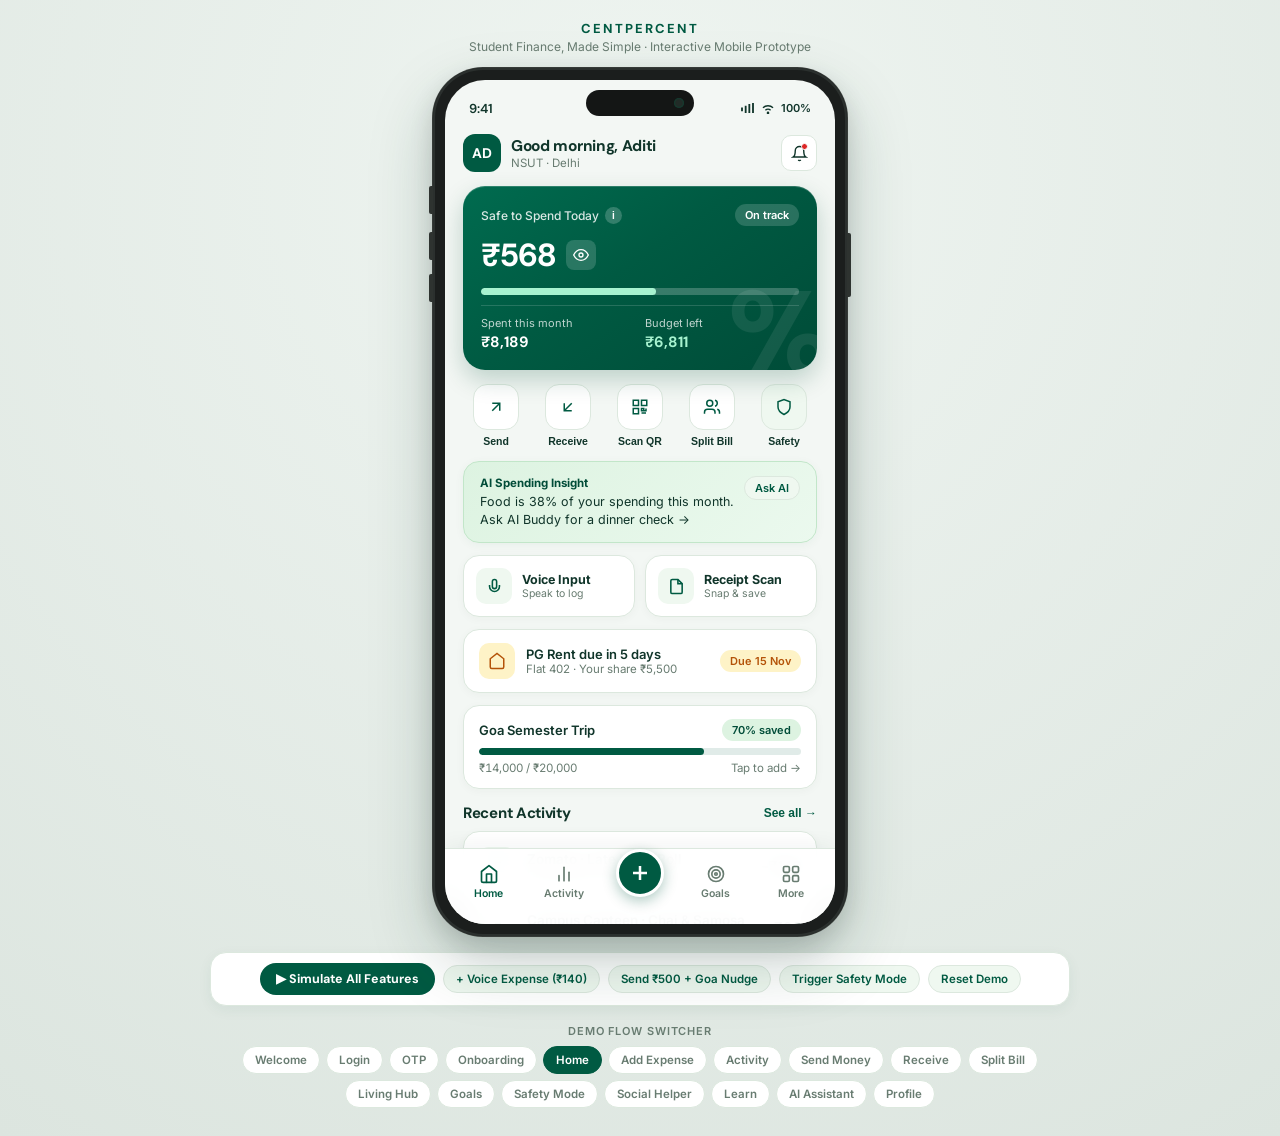
<file: index.html>
<!DOCTYPE html>
<html lang="en">
<head>
  <meta charset="UTF-8" />
  <meta name="viewport" content="width=device-width, initial-scale=1.0, maximum-scale=1.0, user-scalable=no" />
  <title>Centpercent — Student Finance, Made Simple</title>
  <link rel="preconnect" href="https://fonts.googleapis.com" />
  <link rel="preconnect" href="https://fonts.gstatic.com" crossorigin />
  <link href="https://fonts.googleapis.com/css2?family=DM+Sans:ital,opsz,wght@0,9..40,400;0,9..40,500;0,9..40,600;0,9..40,700&family=Inter:wght@400;500;600;700&display=swap" rel="stylesheet" />
  <link rel="stylesheet" href="style.css" />
</head>
<body>
  <div class="presentation-wrapper">
    <div class="presentation-header">
      <p class="app-label">CENTPERCENT</p>
      <p class="app-tagline">Student Finance, Made Simple · Interactive Mobile Prototype</p>
    </div>

    <!-- PHONE FRAME (390x844 inner viewport) -->
    <div class="phone-frame">
      <div class="phone-screen" id="phone-screen">
        <div class="device-notch">
          <div class="device-camera"></div>
        </div>

        <!-- Status Bar -->
        <div class="status-bar" id="status-bar">
          <span style="font-family: 'DM Sans', sans-serif;">9:41</span>
          <div class="status-icons">
            <svg width="15" height="11" viewBox="0 0 16 12" fill="currentColor" aria-hidden="true">
              <path d="M1 9h2V5H1v4zm4 2h2V3H5v8zm4 0h2V1H9v10zm4-11v11h2V0h-2z"/>
            </svg>
            <svg width="14" height="11" viewBox="0 0 16 12" fill="currentColor" aria-hidden="true">
              <path d="M8 9.5a1.5 1.5 0 1 1 0 3 1.5 1.5 0 0 1 0-3zm-3.5-2a5 5 0 0 1 7 0l-1.1 1.1a3.5 3.5 0 0 0-4.8 0L4.5 7.5zm-2.8-2.8a9 9 0 0 1 12.6 0l-1.1 1.1a7.5 7.5 0 0 0-10.4 0L1.7 4.7z"/>
            </svg>
            <span style="font-size: 11px;">100%</span>
          </div>
        </div>

        <!-- SCREEN STAGE -->
        <div class="screen-stage" id="screen-stage">

          <!-- 1. WELCOME -->
          <section class="screen no-nav" id="screen-welcome">
            <div style="display:flex; align-items:center; gap:10px; margin-top:4px; margin-bottom:12px;">
              <div style="width:34px; height:34px; border-radius:10px; background:var(--primary); color:#fff; display:flex; align-items:center; justify-content:center; font-family:'DM Sans'; font-weight:700; font-size:17px;">%</div>
              <div>
                <div style="font-family:'DM Sans'; font-weight:700; font-size:17px; line-height:1.1;">Centpercent</div>
                <div style="font-size:11px; color:var(--text-muted);">Money for campus life</div>
              </div>
            </div>

            <!-- Cute Student Campus Illustration Card (Filis-inspired, Centpercent Green Theme) -->
            <div style="border-radius:20px; overflow:hidden; border:1px solid var(--border); background:var(--pale-green); margin-bottom:14px; position:relative;">
              <img src="assets/student-welcome.png" alt="Student on campus" style="width:100%; height:196px; object-fit:cover; display:block;" onerror="this.style.display='none'" />
              <span class="pill pill-mint" style="position:absolute; top:10px; left:10px; box-shadow:0 2px 8px rgba(0,0,0,0.08);">FOR COLLEGE STUDENTS</span>
            </div>

            <div style="text-align:center; margin-bottom:14px;">
              <h1 style="font-size:24px; font-weight:700; line-height:1.2; color:var(--text-primary);">Hey Student! 👋<br/>Welcome to Centpercent.</h1>
              <p style="font-size:12.5px; color:var(--text-muted); line-height:1.45; margin-top:6px;">Your personal money companion designed to help you crush your budget while enjoying campus life.</p>
            </div>

            <div class="card-pale" style="margin-bottom:16px; padding:12px 14px;">
              <div style="display:flex; flex-direction:column; gap:8px; font-size:12.5px;">
                <div style="display:flex; align-items:center; gap:9px;">
                  <span style="width:22px; height:22px; border-radius:7px; background:var(--primary); color:#fff; display:flex; align-items:center; justify-content:center; font-size:11px; font-weight:700; flex-shrink:0;">₹</span>
                  <span>Daily <strong>Safe to Spend</strong> so you never run broke mid-month</span>
                </div>
                <div style="display:flex; align-items:center; gap:9px;">
                  <span style="width:22px; height:22px; border-radius:7px; background:var(--primary); color:#fff; display:flex; align-items:center; justify-content:center; font-size:11px; font-weight:700; flex-shrink:0;">⇄</span>
                  <span>Split PG rent, Wi-Fi &amp; mess bills in two taps</span>
                </div>
              </div>
            </div>

            <button class="btn-primary" onclick="showScreen('onboard')">Get Started</button>
            <button class="btn-secondary" style="margin-top:10px;" onclick="showScreen('login')">Already have an account? Log in</button>
          </section>

          <!-- 2. LOGIN -->
          <section class="screen no-nav" id="screen-login">
            <div class="screen-header">
              <div class="header-left">
                <button class="back-btn" onclick="showScreen('welcome')" aria-label="Back">
                  <svg width="18" height="18" viewBox="0 0 24 24" fill="none" stroke="currentColor" stroke-width="2.2"><path d="M19 12H5M12 19l-7-7 7-7"/></svg>
                </button>
                <span style="font-weight:600; font-size:15px;">Student Login</span>
              </div>
            </div>

            <div style="margin:18px 0 24px;">
              <span class="pill pill-brand">Simulated Prototype</span>
              <h2 style="font-size:24px; font-weight:700; margin-top:10px;">Enter your mobile number</h2>
              <p style="font-size:13px; color:var(--text-muted); margin-top:4px;">We'll send a 4-digit OTP to verify your student account.</p>
            </div>

            <div style="margin-bottom:18px;">
              <label class="input-label" for="login-phone">Mobile Number</label>
              <div style="display:flex; gap:8px;">
                <div style="width:66px; height:46px; background:#fff; border:1px solid var(--border); border-radius:var(--radius-md); display:flex; align-items:center; justify-content:center; font-weight:600; font-size:14px;">+91</div>
                <input id="login-phone" type="tel" maxlength="10" class="input-field" placeholder="98173 27865" value="9817327865" />
              </div>
              <p id="login-error" style="font-size:11.5px; color:var(--danger); margin-top:6px; display:none;">Please enter a valid 10-digit mobile number.</p>
            </div>

            <button class="btn-primary" onclick="handleGetOTP()">Get OTP &rarr;</button>

            <p style="font-size:11.5px; color:var(--text-muted); text-align:center; margin-top:20px; line-height:1.5;">
              No real SMS or bank connection. Demo data stays locally in your browser.
            </p>
          </section>

          <!-- 3. OTP VERIFICATION -->
          <section class="screen no-nav" id="screen-otp">
            <div class="screen-header">
              <div class="header-left">
                <button class="back-btn" onclick="showScreen('login')" aria-label="Back">
                  <svg width="18" height="18" viewBox="0 0 24 24" fill="none" stroke="currentColor" stroke-width="2.2"><path d="M19 12H5M12 19l-7-7 7-7"/></svg>
                </button>
                <span style="font-weight:600; font-size:15px;">Verify Phone</span>
              </div>
            </div>

            <h2 style="font-size:23px; font-weight:700; margin-top:10px;">Enter 4-digit OTP</h2>
            <p style="font-size:13px; color:var(--text-muted); margin-top:4px;">Sent to <strong id="otp-phone-display">+91 98173 27865</strong> &middot; <span style="color:var(--primary); font-weight:600; cursor:pointer;" onclick="showScreen('login')">Edit</span></p>

            <div class="otp-row" id="otp-boxes">
              <input class="otp-input filled" type="text" inputmode="numeric" maxlength="1" value="4" />
              <input class="otp-input filled" type="text" inputmode="numeric" maxlength="1" value="8" />
              <input class="otp-input filled" type="text" inputmode="numeric" maxlength="1" value="2" />
              <input class="otp-input filled" type="text" inputmode="numeric" maxlength="1" value="9" />
            </div>
            <p id="otp-error" style="font-size:11.5px; color:var(--danger); margin-top:-12px; margin-bottom:14px; display:none;">Please enter all 4 digits.</p>

            <button class="btn-primary" onclick="handleVerifyOTP()">Verify &amp; Continue</button>

            <p style="text-align:center; font-size:12.5px; color:var(--text-muted); margin-top:18px;">
              <span id="otp-timer-wrap">Resend OTP in <strong id="otp-countdown" style="color:var(--primary);">00:59</strong></span>
              <button id="otp-resend-btn" onclick="resetOTPTimer()" style="display:none; background:none; border:none; color:var(--primary); font-weight:600; cursor:pointer; font-size:12.5px;">Resend OTP now</button>
            </p>
          </section>

          <!-- 4. MULTI-STEP ONBOARDING (FILIS-INSPIRED) -->
          <section class="screen no-nav" id="screen-onboard">
            <div class="screen-header">
              <div class="header-left">
                <button class="back-btn" id="onboard-back-btn" onclick="prevOnboardStep()" aria-label="Back">
                  <svg width="18" height="18" viewBox="0 0 24 24" fill="none" stroke="currentColor" stroke-width="2.2"><path d="M19 12H5M12 19l-7-7 7-7"/></svg>
                </button>
                <span style="font-weight:600; font-size:14px;" id="onboard-step-label">Step 1 of 5</span>
              </div>
              <button onclick="showScreen('home')" style="background:none; border:none; font-size:12px; color:var(--text-muted); font-weight:600; cursor:pointer;">Skip</button>
            </div>

            <!-- 5 Step Dots -->
            <div id="onboard-dots" style="display:flex; gap:6px; margin-bottom:20px;">
              <div class="onboard-dot active" style="flex:1; height:5px; border-radius:4px; background:var(--primary);"></div>
              <div class="onboard-dot" style="flex:1; height:5px; border-radius:4px; background:var(--border);"></div>
              <div class="onboard-dot" style="flex:1; height:5px; border-radius:4px; background:var(--border);"></div>
              <div class="onboard-dot" style="flex:1; height:5px; border-radius:4px; background:var(--border);"></div>
              <div class="onboard-dot" style="flex:1; height:5px; border-radius:4px; background:var(--border);"></div>
            </div>

            <!-- Step 1 -->
            <div class="onboard-step" data-step="1">
              <h2 style="font-size:22px; font-weight:700;">What should we call you?</h2>
              <p style="font-size:13px; color:var(--text-muted); margin-top:4px; margin-bottom:18px;">Keep it short and friendly.</p>
              <label class="input-label" for="ob-name">Nickname</label>
              <input id="ob-name" type="text" class="input-field" value="Aditi" placeholder="e.g. Aditi" style="margin-bottom:14px;" />
              <label class="input-label" for="ob-campus">Campus / College (optional)</label>
              <input id="ob-campus" type="text" class="input-field" value="NSUT · Delhi" placeholder="e.g. NSUT · Delhi" style="margin-bottom:14px;" />
              <label class="input-label" for="ob-currency">Currency</label>
              <select id="ob-currency" class="input-field">
                <option value="₹" selected>₹ INR — Indian Rupee</option>
              </select>
            </div>

            <!-- Step 2 -->
            <div class="onboard-step" data-step="2" style="display:none;">
              <h2 style="font-size:22px; font-weight:700;">Monthly available money?</h2>
              <p style="font-size:13px; color:var(--text-muted); margin-top:4px; margin-bottom:18px;">Include pocket money, allowance, or internship stipend.</p>
              <div class="card-pale" style="text-align:center; padding:22px 16px; margin-bottom:14px;">
                <span style="font-size:12px; color:var(--text-muted); font-weight:600;">Monthly Allowance</span>
                <div style="display:flex; align-items:center; justify-content:center; gap:4px; margin-top:8px;">
                  <span style="font-family:'DM Sans'; font-size:28px; color:var(--primary); font-weight:700;">₹</span>
                  <input id="ob-allowance" type="number" class="tabular-nums" value="15000" style="width:140px; font-family:'DM Sans'; font-size:34px; font-weight:700; border:none; background:transparent; color:var(--text-primary); text-align:center; outline:none;" />
                </div>
              </div>
              <div class="chip-row" style="justify-content:center;">
                <button class="chip" onclick="document.getElementById('ob-allowance').value=8000">₹8,000</button>
                <button class="chip" onclick="document.getElementById('ob-allowance').value=12000">₹12,000</button>
                <button class="chip active" onclick="document.getElementById('ob-allowance').value=15000">₹15,000</button>
                <button class="chip" onclick="document.getElementById('ob-allowance').value=20000">₹20,000</button>
              </div>
            </div>

            <!-- Step 3 -->
            <div class="onboard-step" data-step="3" style="display:none;">
              <h2 style="font-size:22px; font-weight:700;">What do you spend on?</h2>
              <p style="font-size:13px; color:var(--text-muted); margin-top:4px; margin-bottom:18px;">Select categories to track in your daily feed.</p>
              <div class="chip-row" id="ob-categories">
                <button class="chip active" onclick="this.classList.toggle('active')">Food &amp; Mess</button>
                <button class="chip active" onclick="this.classList.toggle('active')">PG Rent</button>
                <button class="chip active" onclick="this.classList.toggle('active')">Travel</button>
                <button class="chip active" onclick="this.classList.toggle('active')">Books &amp; Printing</button>
                <button class="chip" onclick="this.classList.toggle('active')">Entertainment</button>
                <button class="chip active" onclick="this.classList.toggle('active')">Shopping</button>
                <button class="chip active" onclick="this.classList.toggle('active')">Subscriptions</button>
              </div>
            </div>

            <!-- Step 4 -->
            <div class="onboard-step" data-step="4" style="display:none;">
              <h2 style="font-size:22px; font-weight:700;">Set your monthly budget</h2>
              <p style="font-size:13px; color:var(--text-muted); margin-top:4px; margin-bottom:18px;">We'll calculate your daily Safe-to-Spend from this.</p>
              <div class="card" style="margin-bottom:14px;">
                <div style="display:flex; justify-content:space-between; align-items:center; margin-bottom:10px;">
                  <span style="font-size:13px; color:var(--text-muted);">Monthly Limit</span>
                  <span id="ob-budget-val" class="tabular-nums" style="font-family:'DM Sans'; font-size:24px; font-weight:700; color:var(--primary);">₹15,000</span>
                </div>
                <input id="ob-budget-range" type="range" min="5000" max="30000" step="500" value="15000" style="width:100%; accent-color:var(--primary);" oninput="updateOnboardBudgetPreview(this.value)" />
                <div style="display:flex; justify-content:space-between; font-size:11px; color:var(--text-muted); margin-top:6px;">
                  <span>₹5,000</span>
                  <span>₹30,000</span>
                </div>
              </div>
              <div class="card-mint">
                <div style="font-size:12px; font-weight:600; color:var(--primary-dark);">Estimated Daily Safe-to-Spend</div>
                <div id="ob-daily-preview" class="tabular-nums" style="font-family:'DM Sans'; font-size:22px; font-weight:700; margin-top:4px;">₹500 / day</div>
                <div style="font-size:11.5px; color:var(--text-primary); margin-top:2px;">Based on 30 days in a cycle</div>
              </div>
            </div>

            <!-- Step 5 -->
            <div class="onboard-step" data-step="5" style="display:none; text-align:center; padding-top:16px;">
              <div class="success-circle">
                <svg width="34" height="34" viewBox="0 0 24 24" fill="none" stroke="currentColor" stroke-width="3"><polyline points="20 6 9 17 4 12"/></svg>
              </div>
              <h2 style="font-size:24px; font-weight:700;">You're all set!</h2>
              <p style="font-size:13px; color:var(--text-muted); margin-top:6px; margin-bottom:20px;">Your student budget is ready. Open Home anytime to check your Safe-to-Spend.</p>
              <div class="card" style="text-align:left; margin-bottom:20px;">
                <div style="display:flex; justify-content:space-between; padding:6px 0; border-bottom:1px solid var(--border-light); font-size:13px;">
                  <span style="color:var(--text-muted);">Name</span>
                  <strong id="ob-summary-name">Aditi</strong>
                </div>
                <div style="display:flex; justify-content:space-between; padding:6px 0; border-bottom:1px solid var(--border-light); font-size:13px;">
                  <span style="color:var(--text-muted);">Monthly Budget</span>
                  <strong id="ob-summary-budget" class="tabular-nums">₹15,000</strong>
                </div>
                <div style="display:flex; justify-content:space-between; padding:6px 0; font-size:13px;">
                  <span style="color:var(--text-muted);">Categories</span>
                  <strong id="ob-summary-cats">6 selected</strong>
                </div>
              </div>
            </div>

            <button class="btn-primary" id="onboard-next-btn" style="margin-top:18px;" onclick="nextOnboardStep()">Continue &rarr;</button>
          </section>

          <!-- 5. HOME DASHBOARD (MOST IMPORTANT) -->
          <section class="screen active" id="screen-home">
            <!-- Top Bar -->
            <div style="display:flex; justify-content:space-between; align-items:center; margin-bottom:14px;">
              <div style="display:flex; align-items:center; gap:10px;">
                <div onclick="showScreen('profile')" style="width:38px; height:38px; border-radius:12px; background:var(--primary); color:#fff; display:flex; align-items:center; justify-content:center; font-family:'DM Sans'; font-weight:700; font-size:14px; cursor:pointer;" id="home-avatar">AS</div>
                <div>
                  <h3 style="font-size:15.5px; font-weight:700;" id="home-greeting">Good evening, Aditi</h3>
                  <p style="font-size:11.5px; color:var(--text-muted);" id="home-campus">NSUT &middot; Delhi</p>
                </div>
              </div>
              <div style="display:flex; gap:8px;">
                <button class="icon-btn" onclick="showScreen('notifications')" aria-label="Notifications">
                  <svg width="17" height="17" viewBox="0 0 24 24" fill="none" stroke="currentColor" stroke-width="2"><path d="M6 8a6 6 0 0 1 12 0c0 7 3 9 3 9H3s3-2 3-9"/><path d="M10.3 21a1.94 1.94 0 0 0 3.4 0"/></svg>
                  <span class="notif-dot" id="home-notif-dot"></span>
                </button>
              </div>
            </div>

            <!-- Early Warning Banner (auto-shows when >=70% spent) -->
            <div id="home-safety-warning" class="card" style="display:none; background:var(--warning-bg); border-color:#FCD34D; margin-bottom:12px; padding:12px 14px;">
              <div style="display:flex; justify-content:space-between; align-items:center; gap:10px;">
                <div>
                  <div style="font-size:12.5px; font-weight:700; color:var(--warning);">Budget running low</div>
                  <div style="font-size:11.5px; color:#78350F; margin-top:2px;">You've used over 70% of your monthly budget.</div>
                </div>
                <button class="btn-primary btn-sm" style="background:#B45309; flex-shrink:0;" onclick="showScreen('safety')">Safety Mode</button>
              </div>
            </div>

            <!-- Main Safe-to-Spend Card -->
            <div class="card-green" style="margin-bottom:14px;">
              <div style="position:absolute; right:-16px; bottom:-24px; font-family:'DM Sans'; font-size:120px; font-weight:700; color:rgba(255,255,255,0.08); line-height:1; pointer-events:none;">%</div>
              <div style="display:flex; justify-content:space-between; align-items:center;">
                <div style="display:flex; align-items:center; gap:6px;">
                  <span style="font-size:12px; color:rgba(255,255,255,0.85); font-weight:500;">Safe to Spend Today</span>
                  <button onclick="openSafeToSpendInfo()" style="width:17px; height:17px; border-radius:50%; background:rgba(255,255,255,0.2); border:none; color:#fff; font-size:10px; font-weight:700; cursor:pointer; display:inline-flex; align-items:center; justify-content:center;" aria-label="Safe to Spend explanation">i</button>
                </div>
                <span class="pill pill-dark" id="home-budget-status">On track</span>
              </div>

              <div style="display:flex; align-items:center; gap:10px; margin:8px 0 12px;">
                <span id="home-safe-amount" class="tabular-nums" style="font-family:'DM Sans'; font-size:32px; font-weight:700; letter-spacing:-0.03em;">₹563</span>
                <button onclick="toggleBalance()" style="background:rgba(255,255,255,0.16); border:none; color:#fff; width:30px; height:30px; border-radius:8px; cursor:pointer; display:flex; align-items:center; justify-content:center;" aria-label="Toggle balance visibility">
                  <svg id="eye-icon" width="16" height="16" viewBox="0 0 24 24" fill="none" stroke="currentColor" stroke-width="2"><path d="M1 12s4-8 11-8 11 8 11 8-4 8-11 8-11-8-11-8z"/><circle cx="12" cy="12" r="3"/></svg>
                </button>
              </div>

              <!-- Weekly / Monthly progress -->
              <div class="progress-track dark" style="margin-bottom:10px;">
                <div class="progress-fill light" id="home-budget-bar" style="width:55%;"></div>
              </div>

              <div style="display:grid; grid-template-columns:1fr 1fr; gap:10px; padding-top:10px; border-top:1px solid rgba(255,255,255,0.15);">
                <div>
                  <div style="font-size:11px; color:rgba(255,255,255,0.75);">Spent this month</div>
                  <div id="home-spent-val" class="tabular-nums" style="font-family:'DM Sans'; font-size:15px; font-weight:700; margin-top:2px;">₹8,249</div>
                </div>
                <div>
                  <div style="font-size:11px; color:rgba(255,255,255,0.75);">Budget left</div>
                  <div id="home-left-val" class="tabular-nums" style="font-family:'DM Sans'; font-size:15px; font-weight:700; margin-top:2px; color:#A7F3D0;">₹6,751</div>
                </div>
              </div>
            </div>

            <!-- Quick Actions (5) -->
            <div class="quick-actions-5">
              <button class="qa-item" onclick="showScreen('send')">
                <div class="qa-icon">
                  <svg width="18" height="18" viewBox="0 0 24 24" fill="none" stroke="currentColor" stroke-width="2"><path d="M7 17L17 7M7 7h10v10"/></svg>
                </div>
                <span class="qa-label">Send</span>
              </button>
              <button class="qa-item" onclick="showScreen('receive')">
                <div class="qa-icon">
                  <svg width="18" height="18" viewBox="0 0 24 24" fill="none" stroke="currentColor" stroke-width="2"><path d="M17 7L7 17M17 17H7V7"/></svg>
                </div>
                <span class="qa-label">Receive</span>
              </button>
              <button class="qa-item" onclick="showScreen('receive')">
                <div class="qa-icon">
                  <svg width="18" height="18" viewBox="0 0 24 24" fill="none" stroke="currentColor" stroke-width="2"><rect x="3" y="3" width="7" height="7"/><rect x="14" y="3" width="7" height="7"/><rect x="3" y="14" width="7" height="7"/><path d="M14 14h3v3h-3zM20 14v3h-3M14 20h6"/></svg>
                </div>
                <span class="qa-label">Scan QR</span>
              </button>
              <button class="qa-item" onclick="showScreen('split')">
                <div class="qa-icon">
                  <svg width="18" height="18" viewBox="0 0 24 24" fill="none" stroke="currentColor" stroke-width="2"><path d="M16 21v-2a4 4 0 0 0-4-4H6a4 4 0 0 0-4 4v2"/><circle cx="9" cy="7" r="4"/><path d="M22 21v-2a4 4 0 0 0-3-3.87"/><path d="M16 3.13a4 4 0 0 1 0 7.75"/></svg>
                </div>
                <span class="qa-label">Split Bill</span>
              </button>
              <button class="qa-item" onclick="showScreen('safety')">
                <div class="qa-icon" style="background:var(--pale-green);">
                  <svg width="18" height="18" viewBox="0 0 24 24" fill="none" stroke="currentColor" stroke-width="2"><path d="M12 22s8-4 8-10V5l-8-3-8 3v7c0 6 8 10 8 10z"/></svg>
                </div>
                <span class="qa-label">Safety</span>
              </button>
            </div>

            <!-- AI Insight Card -->
            <div class="card-mint" style="margin-bottom:12px; cursor:pointer;" onclick="showScreen('ai')">
              <div style="display:flex; justify-content:space-between; align-items:flex-start; gap:10px;">
                <div>
                  <div style="font-size:11.5px; font-weight:700; color:var(--primary-dark);">AI Spending Insight</div>
                  <p id="home-ai-insight" style="font-size:12.5px; color:var(--text-primary); margin-top:3px; line-height:1.4;">Food is 38% of your spending this month. Ask AI Buddy for a dinner check &rarr;</p>
                </div>
                <span class="pill pill-brand" style="flex-shrink:0;">Ask AI</span>
              </div>
            </div>

            <!-- Filis-inspired 2-card Add Expense Quick Launcher -->
            <div style="display:grid; grid-template-columns:1fr 1fr; gap:10px; margin-bottom:12px;">
              <div class="card" style="padding:12px; cursor:pointer; display:flex; align-items:center; gap:10px;" onclick="quickOpenAddTab('voice')">
                <div style="width:36px; height:36px; border-radius:10px; background:var(--pale-green); color:var(--primary); display:flex; align-items:center; justify-content:center; flex-shrink:0;">
                  <svg width="17" height="17" viewBox="0 0 24 24" fill="none" stroke="currentColor" stroke-width="2.2"><path d="M12 2a3 3 0 0 0-3 3v7a3 3 0 0 0 6 0V5a3 3 0 0 0-3-3z"/><path d="M19 10v2a7 7 0 0 1-14 0v-2"/></svg>
                </div>
                <div>
                  <div style="font-size:12.5px; font-weight:700;">Voice Input</div>
                  <div style="font-size:10.5px; color:var(--text-muted);">Speak to log</div>
                </div>
              </div>
              <div class="card" style="padding:12px; cursor:pointer; display:flex; align-items:center; gap:10px;" onclick="quickOpenAddTab('receipt')">
                <div style="width:36px; height:36px; border-radius:10px; background:var(--pale-green); color:var(--primary); display:flex; align-items:center; justify-content:center; flex-shrink:0;">
                  <svg width="17" height="17" viewBox="0 0 24 24" fill="none" stroke="currentColor" stroke-width="2.2"><path d="M14 2H6a2 2 0 0 0-2 2v16a2 2 0 0 0 2 2h12a2 2 0 0 0 2-2V8z"/><polyline points="14 2 14 8 20 8"/></svg>
                </div>
                <div>
                  <div style="font-size:12.5px; font-weight:700;">Receipt Scan</div>
                  <div style="font-size:10.5px; color:var(--text-muted);">Snap &amp; save</div>
                </div>
              </div>
            </div>

            <!-- Upcoming PG Rent Reminder -->
            <div class="card" style="margin-bottom:12px; padding:13px 15px; display:flex; align-items:center; justify-content:space-between; cursor:pointer;" onclick="showScreen('living')">
              <div style="display:flex; align-items:center; gap:11px;">
                <div style="width:36px; height:36px; border-radius:10px; background:var(--warning-bg); color:var(--warning); display:flex; align-items:center; justify-content:center;">
                  <svg width="18" height="18" viewBox="0 0 24 24" fill="none" stroke="currentColor" stroke-width="2"><path d="m3 9 9-7 9 7v11a2 2 0 0 1-2 2H5a2 2 0 0 1-2-2z"/></svg>
                </div>
                <div>
                  <div style="font-size:13px; font-weight:600;">PG Rent due in 5 days</div>
                  <div style="font-size:11.5px; color:var(--text-muted);">Flat 402 &middot; Your share ₹5,500</div>
                </div>
              </div>
              <span class="pill pill-warning">Due 15 Nov</span>
            </div>

            <!-- Savings Goal Preview -->
            <div class="card" style="margin-bottom:14px; padding:13px 15px; cursor:pointer;" onclick="showScreen('goals')">
              <div style="display:flex; justify-content:space-between; align-items:center; margin-bottom:7px;">
                <span style="font-size:13px; font-weight:600;" id="home-goal-title">Goa Semester Trip</span>
                <span class="pill pill-mint" id="home-goal-pct">70% saved</span>
              </div>
              <div class="progress-track" style="margin-bottom:6px;">
                <div class="progress-fill" id="home-goal-bar" style="width:70%;"></div>
              </div>
              <div style="display:flex; justify-content:space-between; font-size:11.5px; color:var(--text-muted);">
                <span id="home-goal-amounts" class="tabular-nums">₹14,000 / ₹20,000</span>
                <span>Tap to add &rarr;</span>
              </div>
            </div>

            <!-- Recent Activity -->
            <div style="display:flex; justify-content:space-between; align-items:center; margin-bottom:8px;">
              <h3 style="font-size:15px; font-weight:700;">Recent Activity</h3>
              <button onclick="showScreen('activity')" style="background:none; border:none; font-size:12px; font-weight:600; color:var(--primary); cursor:pointer;">See all &rarr;</button>
            </div>
            <div class="card" style="padding:4px 14px;" id="home-recent-list">
              <!-- Populated by JS -->
            </div>
          </section>

          <!-- 6. ADD EXPENSE (3 METHODS) -->
          <section class="screen" id="screen-add">
            <div class="screen-header">
              <div class="header-left">
                <button class="back-btn" onclick="showScreen('home')" aria-label="Back">
                  <svg width="18" height="18" viewBox="0 0 24 24" fill="none" stroke="currentColor" stroke-width="2.2"><path d="M19 12H5M12 19l-7-7 7-7"/></svg>
                </button>
                <span style="font-weight:700; font-size:16px;">Add Expense</span>
              </div>
            </div>

            <div class="seg-tabs" id="add-tabs">
              <button class="seg-tab active" onclick="switchAddTab('voice', this)">Voice</button>
              <button class="seg-tab" onclick="switchAddTab('receipt', this)">Receipt</button>
              <button class="seg-tab" onclick="switchAddTab('manual', this)">Manual</button>
            </div>

            <!-- Voice Tab -->
            <div id="add-tab-voice">
              <div class="card" style="text-align:center; padding:22px 16px;">
                <p style="font-size:12.5px; color:var(--text-muted);">Tap mic and say something like:</p>
                <p style="font-size:13px; font-weight:600; color:var(--primary); margin-top:4px;">"I spent 140 rupees on coffee"</p>

                <button class="mic-btn" id="voice-mic-btn" onclick="toggleVoiceRecording()" aria-label="Record voice expense">
                  <svg width="28" height="28" viewBox="0 0 24 24" fill="none" stroke="currentColor" stroke-width="2.2"><path d="M12 2a3 3 0 0 0-3 3v7a3 3 0 0 0 6 0V5a3 3 0 0 0-3-3z"/><path d="M19 10v2a7 7 0 0 1-14 0v-2"/><line x1="12" y1="19" x2="12" y2="22"/></svg>
                </button>

                <div class="wave-bars" id="voice-waves">
                  <div class="wave-bar"></div><div class="wave-bar"></div><div class="wave-bar"></div>
                  <div class="wave-bar"></div><div class="wave-bar"></div><div class="wave-bar"></div>
                </div>

                <p id="voice-status" style="font-size:12px; color:var(--text-muted);">Tap microphone to start</p>

                <div style="margin-top:12px; display:flex; justify-content:center; gap:6px; flex-wrap:wrap;">
                  <button class="chip" onclick="simulateVoicePhrase('I spent 140 rupees on coffee')">Try: "140 on coffee"</button>
                  <button class="chip" onclick="simulateVoicePhrase('Paid 80 for metro travel')">Try: "80 metro travel"</button>
                </div>
              </div>

              <!-- Extracted Voice Preview -->
              <div id="voice-preview-card" class="card-pale" style="margin-top:14px; display:none;">
                <div style="display:flex; justify-content:space-between; align-items:center; margin-bottom:10px;">
                  <span class="pill pill-mint">Extracted — Please confirm</span>
                  <span style="font-size:11px; color:var(--text-muted);" id="voice-transcript"></span>
                </div>
                <div style="display:grid; grid-template-columns:1fr 1fr; gap:10px; margin-bottom:10px;">
                  <div>
                    <label class="input-label">Amount (₹)</label>
                    <input id="voice-amount" type="number" class="input-field" />
                  </div>
                  <div>
                    <label class="input-label">Category</label>
                    <select id="voice-category" class="input-field">
                      <option>Food &amp; Mess</option>
                      <option>Travel</option>
                      <option>Books &amp; Printing</option>
                      <option>Shopping</option>
                      <option>Entertainment</option>
                      <option>Subscriptions</option>
                    </select>
                  </div>
                </div>
                <label class="input-label">Title</label>
                <input id="voice-title" type="text" class="input-field" style="margin-bottom:12px;" />
                <button class="btn-primary" onclick="confirmAddExpense('voice')">Confirm &amp; Save Expense</button>
              </div>
            </div>

            <!-- Receipt Tab -->
            <div id="add-tab-receipt" style="display:none;">
              <div class="card" style="text-align:center; padding:22px 16px;">
                <input type="file" id="receipt-file-input" accept="image/*" style="display:none;" onchange="handleReceiptUpload(event)" />
                <div style="width:52px; height:52px; border-radius:14px; background:var(--pale-green); color:var(--primary); display:flex; align-items:center; justify-content:center; margin:0 auto 10px;">
                  <svg width="24" height="24" viewBox="0 0 24 24" fill="none" stroke="currentColor" stroke-width="2"><path d="M14 2H6a2 2 0 0 0-2 2v16a2 2 0 0 0 2 2h12a2 2 0 0 0 2-2V8z"/><polyline points="14 2 14 8 20 8"/><line x1="16" y1="13" x2="8" y2="13"/><line x1="16" y1="17" x2="8" y2="17"/></svg>
                </div>
                <h4 style="font-size:15px; font-weight:700;">Scan or Upload Receipt</h4>
                <p style="font-size:12px; color:var(--text-muted); margin-top:4px; margin-bottom:14px;">Upload a photo to extract merchant, date &amp; total.</p>
                <div style="display:flex; gap:8px;">
                  <button class="btn-primary" style="flex:1; height:42px; font-size:13px;" onclick="document.getElementById('receipt-file-input').click()">Upload Photo</button>
                  <button class="btn-secondary" style="flex:1; height:42px; font-size:13px;" onclick="simulateReceiptScan()">Sample Receipt</button>
                </div>
              </div>

              <div id="receipt-preview-card" class="card-pale" style="margin-top:14px; display:none;">
                <div style="display:flex; justify-content:space-between; align-items:center; margin-bottom:10px;">
                  <span class="pill pill-mint" id="receipt-scan-badge">Demo Extraction Ready</span>
                </div>
                <img id="receipt-img-preview" alt="Receipt preview" style="width:100%; max-height:130px; object-fit:cover; border-radius:10px; border:1px solid var(--border); margin-bottom:10px; display:none;" />
                <div id="receipt-sample-box" class="card" style="padding:10px; font-family:monospace; font-size:11px; margin-bottom:10px; display:none;">
                  <div>CAMPUS CAFE &amp; BOOKS</div>
                  <div>Date: Today &middot; UPI Ref: 829104</div>
                  <div>Cold Coffee + Sandwich ....... ₹185.00</div>
                </div>
                <div style="display:grid; grid-template-columns:1fr 1fr; gap:10px; margin-bottom:10px;">
                  <div>
                    <label class="input-label">Amount (₹)</label>
                    <input id="receipt-amount" type="number" class="input-field" value="185" />
                  </div>
                  <div>
                    <label class="input-label">Category</label>
                    <select id="receipt-category" class="input-field">
                      <option>Food &amp; Mess</option>
                      <option>Books &amp; Printing</option>
                      <option>Travel</option>
                      <option>Shopping</option>
                    </select>
                  </div>
                </div>
                <label class="input-label">Merchant / Title</label>
                <input id="receipt-title" type="text" class="input-field" value="Campus Cafe & Books" style="margin-bottom:12px;" />
                <button class="btn-primary" onclick="confirmAddExpense('receipt')">Confirm &amp; Save Expense</button>
              </div>
            </div>

            <!-- Manual Tab -->
            <div id="add-tab-manual" style="display:none;">
              <div class="card" style="margin-bottom:12px;">
                <label class="input-label">Amount (₹)</label>
                <div style="display:flex; align-items:center; gap:6px; border-bottom:1px solid var(--border-light); padding-bottom:10px; margin-bottom:12px;">
                  <span style="font-family:'DM Sans'; font-size:28px; font-weight:700; color:var(--primary);">₹</span>
                  <input id="manual-amount" type="number" placeholder="0" class="tabular-nums" style="width:100%; font-family:'DM Sans'; font-size:32px; font-weight:700; border:none; outline:none; color:var(--text-primary);" />
                </div>

                <label class="input-label" for="manual-title">Title</label>
                <input id="manual-title" type="text" class="input-field" placeholder="e.g. Campus Canteen Lunch" style="margin-bottom:12px;" />

                <label class="input-label">Category</label>
                <div class="chip-row" id="manual-categories" style="margin-bottom:12px;">
                  <button class="chip active" onclick="selectManualChip(this, 'Food & Mess')">Food &amp; Mess</button>
                  <button class="chip" onclick="selectManualChip(this, 'PG Rent')">PG Rent</button>
                  <button class="chip" onclick="selectManualChip(this, 'Travel')">Travel</button>
                  <button class="chip" onclick="selectManualChip(this, 'Books & Printing')">Books</button>
                  <button class="chip" onclick="selectManualChip(this, 'Shopping')">Shopping</button>
                  <button class="chip" onclick="selectManualChip(this, 'Entertainment')">Entertainment</button>
                  <button class="chip" onclick="selectManualChip(this, 'Subscriptions')">Subscriptions</button>
                </div>

                <div style="display:grid; grid-template-columns:1fr 1fr; gap:10px; margin-bottom:12px;">
                  <div>
                    <label class="input-label" for="manual-method">Payment Method</label>
                    <select id="manual-method" class="input-field">
                      <option value="UPI">UPI</option>
                      <option value="Card">Card</option>
                      <option value="Cash">Cash</option>
                    </select>
                  </div>
                  <div>
                    <label class="input-label" for="manual-date">Date</label>
                    <input id="manual-date" type="date" class="input-field" />
                  </div>
                </div>

                <label class="input-label" for="manual-note">Note (optional)</label>
                <input id="manual-note" type="text" class="input-field" placeholder="Add a short note..." />
              </div>

              <button class="btn-primary" onclick="confirmAddExpense('manual')">Save Expense</button>
            </div>
          </section>

          <!-- 7. ACTIVITY & SPENDING INSIGHTS -->
          <section class="screen" id="screen-activity">
            <div class="screen-header">
              <div>
                <h2 style="font-size:20px; font-weight:700;">Activity</h2>
                <p style="font-size:12px; color:var(--text-muted);">Your money at a glance</p>
              </div>
              <span class="pill pill-brand" id="activity-count-pill">8 txns</span>
            </div>

            <!-- Filis-inspired Income vs Spent Summary Cards -->
            <div style="display:grid; grid-template-columns:1fr 1fr; gap:10px; margin-bottom:12px;">
              <div class="card-pale" style="padding:12px 14px;">
                <div style="font-size:11px; font-weight:600; color:var(--primary);">Income</div>
                <div id="act-summary-income" class="tabular-nums" style="font-family:'DM Sans'; font-size:20px; font-weight:700; color:var(--primary); margin-top:2px;">₹15,500</div>
              </div>
              <div class="card" style="padding:12px 14px; background:#FFFBEB; border-color:#FDE68A;">
                <div style="font-size:11px; font-weight:600; color:var(--warning);">Spent</div>
                <div id="act-summary-spent" class="tabular-nums" style="font-family:'DM Sans'; font-size:20px; font-weight:700; color:var(--text-primary); margin-top:2px;">₹8,249</div>
              </div>
            </div>

            <div class="seg-tabs">
              <button class="seg-tab active" onclick="switchActivityTab('transactions', this)">Transactions</button>
              <button class="seg-tab" onclick="switchActivityTab('timeline', this)">Timeline</button>
              <button class="seg-tab" onclick="switchActivityTab('insights', this)">Insights</button>
            </div>

            <!-- Transactions Tab -->
            <div id="act-tab-transactions">
              <input id="act-search" type="text" class="input-field" placeholder="Search merchant or category..." style="height:40px; margin-bottom:10px;" oninput="renderActivity()" />
              <div style="display:flex; gap:6px; overflow-x:auto; padding-bottom:6px; margin-bottom:10px;">
                <button class="chip active" onclick="setActivityTypeFilter('all', this)">All</button>
                <button class="chip" onclick="setActivityTypeFilter('expense', this)">Expenses</button>
                <button class="chip" onclick="setActivityTypeFilter('income', this)">Income</button>
                <select id="act-cat-filter" class="chip" style="outline:none;" onchange="renderActivity()">
                  <option value="all">All Categories</option>
                  <option value="Food & Mess">Food &amp; Mess</option>
                  <option value="PG Rent">PG Rent</option>
                  <option value="Travel">Travel</option>
                  <option value="Books & Printing">Books</option>
                  <option value="Shopping">Shopping</option>
                  <option value="Subscriptions">Subscriptions</option>
                  <option value="Entertainment">Entertainment</option>
                </select>
                <select id="act-date-filter" class="chip" style="outline:none;" onchange="renderActivity()">
                  <option value="all">All Dates</option>
                  <option value="today">Today</option>
                  <option value="week">This Week</option>
                </select>
              </div>
              <div class="card" style="padding:4px 14px;" id="act-transactions-list"></div>
            </div>

            <!-- Timeline Tab -->
            <div id="act-tab-timeline" style="display:none;">
              <div id="timeline-calendar-strip" style="display:grid; grid-template-columns:repeat(7,1fr); gap:4px; margin-bottom:12px;"></div>
              <div id="act-timeline-list"></div>
            </div>

            <!-- Insights Tab -->
            <div id="act-tab-insights" style="display:none;">
              <div class="card" style="margin-bottom:12px;">
                <div style="display:flex; justify-content:space-between; align-items:center; margin-bottom:12px;">
                  <h4 style="font-size:14.5px; font-weight:700;">Spending by Category</h4>
                  <span class="pill pill-brand">This Month</span>
                </div>
                <div class="donut-wrap">
                  <div class="donut-chart" id="insights-donut">
                    <div class="donut-hole">
                      <span style="font-size:10px; color:var(--text-muted);">Total</span>
                      <strong id="insights-total" class="tabular-nums" style="font-family:'DM Sans'; font-size:13px;">₹8,249</strong>
                    </div>
                  </div>
                  <div id="insights-legend" style="flex:1; display:flex; flex-direction:column; gap:5px; font-size:11.5px;"></div>
                </div>
              </div>

              <div class="card" style="margin-bottom:12px;">
                <h4 style="font-size:14.5px; font-weight:700; margin-bottom:10px;">Weekly Summary vs Last Month</h4>
                <div class="bar-row">
                  <span class="bar-label">Wk 1</span>
                  <div class="bar-track"><div class="bar-fill" style="width:78%;"></div></div>
                  <span class="tabular-nums" style="font-size:11.5px; font-weight:600; width:50px; text-align:right;">₹6,100</span>
                </div>
                <div class="bar-row">
                  <span class="bar-label">Wk 2</span>
                  <div class="bar-track"><div class="bar-fill" style="width:42%;"></div></div>
                  <span class="tabular-nums" style="font-size:11.5px; font-weight:600; width:50px; text-align:right;">₹2,149</span>
                </div>
                <div style="display:flex; justify-content:space-between; font-size:12px; color:var(--text-muted); padding-top:8px; border-top:1px solid var(--border-light);">
                  <span>Last Month Total: <strong>₹11,400</strong></span>
                  <span style="color:var(--success); font-weight:600;">27% lower so far</span>
                </div>
              </div>

              <div class="card-mint">
                <div style="font-size:12px; font-weight:700; color:var(--primary-dark);">Friendly Pattern Notice</div>
                <p id="insights-pattern-text" style="font-size:12.5px; margin-top:4px; line-height:1.45;">Food orders spiked on weekends (₹320 avg). Packing snacks twice a week could save ₹600/month.</p>
              </div>
            </div>
          </section>

          <!-- 8. SEND MONEY -->
          <section class="screen" id="screen-send">
            <div class="screen-header">
              <div class="header-left">
                <button class="back-btn" onclick="showScreen('home')" aria-label="Back">
                  <svg width="18" height="18" viewBox="0 0 24 24" fill="none" stroke="currentColor" stroke-width="2.2"><path d="M19 12H5M12 19l-7-7 7-7"/></svg>
                </button>
                <span style="font-weight:700; font-size:16px;">Send Money</span>
              </div>
              <span class="pill pill-brand">Demo UPI</span>
            </div>

            <input id="send-recipient" type="text" class="input-field" placeholder="Search name, mobile or UPI ID..." value="Priya Sharma (priya.sharma@okaxis)" style="margin-bottom:14px;" />

            <div style="margin-bottom:14px;">
              <span class="input-label">Recent Contacts</span>
              <div style="display:flex; gap:12px;">
                <button onclick="selectRecipient('Priya Sharma (priya.sharma@okaxis)')" style="background:none; border:none; cursor:pointer; display:flex; flex-direction:column; align-items:center; gap:5px;">
                  <div style="width:46px; height:46px; border-radius:14px; background:var(--mint); border:1.5px solid var(--primary); color:var(--primary); font-weight:700; display:flex; align-items:center; justify-content:center;">PS</div>
                  <span style="font-size:11px; font-weight:600; color:var(--text-primary);">Priya</span>
                </button>
                <button onclick="selectRecipient('Rohit Kumar (rohit.k@upi)')" style="background:none; border:none; cursor:pointer; display:flex; flex-direction:column; align-items:center; gap:5px;">
                  <div style="width:46px; height:46px; border-radius:14px; background:#fff; border:1px solid var(--border); color:var(--text-primary); font-weight:700; display:flex; align-items:center; justify-content:center;">RK</div>
                  <span style="font-size:11px; font-weight:600; color:var(--text-primary);">Rohit</span>
                </button>
                <button onclick="selectRecipient('Aryan Mehta (aryan.m@okicici)')" style="background:none; border:none; cursor:pointer; display:flex; flex-direction:column; align-items:center; gap:5px;">
                  <div style="width:46px; height:46px; border-radius:14px; background:#fff; border:1px solid var(--border); color:var(--text-primary); font-weight:700; display:flex; align-items:center; justify-content:center;">AM</div>
                  <span style="font-size:11px; font-weight:600; color:var(--text-primary);">Aryan</span>
                </button>
              </div>
            </div>

            <div class="card" style="text-align:center; padding:20px 14px; margin-bottom:12px;">
              <span style="font-size:12px; color:var(--text-muted); font-weight:600;">Enter Amount</span>
              <div style="display:flex; align-items:center; justify-content:center; gap:4px; margin:8px 0 12px;">
                <span style="font-family:'DM Sans'; font-size:30px; color:var(--primary); font-weight:700;">₹</span>
                <input id="send-amount" type="number" value="500" class="tabular-nums" style="width:130px; font-family:'DM Sans'; font-size:38px; font-weight:700; border:none; outline:none; text-align:center; color:var(--text-primary);" />
              </div>
              <div class="chip-row" style="justify-content:center;">
                <button class="chip" onclick="setSendAmount(100, this)">₹100</button>
                <button class="chip active" onclick="setSendAmount(500, this)">₹500</button>
                <button class="chip" onclick="setSendAmount(1000, this)">₹1,000</button>
                <button class="chip" onclick="setSendAmount(2000, this)">₹2,000</button>
              </div>
            </div>

            <input id="send-note" type="text" class="input-field" placeholder="Optional note (e.g. Friday snacks)" style="margin-bottom:10px;" />

            <select id="send-method" class="input-field" style="margin-bottom:14px;">
              <option value="Campus Wallet">Campus Wallet (HDFC ··· 7672)</option>
              <option value="UPI">UPI Direct</option>
              <option value="Debit Card">Student Debit Card</option>
            </select>

            <button class="btn-primary" onclick="openSendReview()">Review Payment &rarr;</button>
          </section>

          <!-- 9. PAYMENT SUCCESS + VOLUNTARY SAVINGS NUDGE -->
          <section class="screen" id="screen-success" style="text-align:center;">
            <div class="success-circle">
              <svg width="34" height="34" viewBox="0 0 24 24" fill="none" stroke="currentColor" stroke-width="3"><polyline points="20 6 9 17 4 12"/></svg>
            </div>
            <span class="pill pill-success">Simulated Payment Sent</span>
            <h2 id="success-amount" class="tabular-nums" style="font-size:30px; font-weight:700; margin-top:8px;">₹500</h2>
            <p id="success-recipient" style="font-size:13px; color:var(--text-muted); margin-top:3px;">Sent to Priya Sharma</p>
            <p id="success-txn-id" style="font-size:11px; color:var(--text-light); margin-top:2px;">Demo Txn ID: CP-DEMO-849201</p>

            <!-- Filis-inspired voluntary savings nudge -->
            <div class="card-green" id="success-nudge-card" style="text-align:left; margin:18px 0 14px; padding:16px;">
              <span class="pill pill-dark" style="margin-bottom:8px;">OPTIONAL ROUND-UP</span>
              <h4 style="font-size:15px; font-weight:700;">Add ₹20 to your Goa goal?</h4>
              <p style="font-size:12px; color:rgba(255,255,255,0.82); margin-top:3px;">One small step closer. Never deducted automatically.</p>
              <div style="display:flex; gap:8px; margin-top:12px;">
                <button class="btn-secondary btn-sm" style="background:#fff; color:var(--primary); border:none; flex:1;" onclick="acceptSavingsNudge(20)">Save ₹20</button>
                <button class="btn-secondary btn-sm" style="background:rgba(255,255,255,0.16); color:#fff; border:none; flex:1;" onclick="dismissSavingsNudge()">Maybe later</button>
              </div>
            </div>

            <div class="card" style="text-align:left; margin-bottom:14px; font-size:12.5px;">
              <div style="display:flex; justify-content:space-between; padding:5px 0;">
                <span style="color:var(--text-muted);">Payment Method</span>
                <strong id="success-method">Campus Wallet</strong>
              </div>
              <div style="display:flex; justify-content:space-between; padding:5px 0;">
                <span style="color:var(--text-muted);">Status</span>
                <strong style="color:var(--success);">Completed (Demo)</strong>
              </div>
            </div>

            <button class="btn-primary" onclick="showScreen('home')">Return to Home</button>
            <button class="btn-secondary" style="margin-top:8px;" onclick="showScreen('split')">Split this payment</button>
          </section>

          <!-- 10. RECEIVE MONEY & PERSONAL QR -->
          <section class="screen" id="screen-receive">
            <div class="screen-header">
              <div class="header-left">
                <button class="back-btn" onclick="showScreen('home')" aria-label="Back">
                  <svg width="18" height="18" viewBox="0 0 24 24" fill="none" stroke="currentColor" stroke-width="2.2"><path d="M19 12H5M12 19l-7-7 7-7"/></svg>
                </button>
                <span style="font-weight:700; font-size:16px;">Receive Money</span>
              </div>
              <span class="pill pill-brand">Demo QR</span>
            </div>

            <div class="card-green" style="text-align:center; padding:20px 18px; margin-bottom:14px;">
              <div style="width:44px; height:44px; border-radius:14px; background:rgba(255,255,255,0.18); margin:0 auto 8px; display:flex; align-items:center; justify-content:center; font-weight:700;">AS</div>
              <h3 style="font-size:17px; font-weight:700;" id="receive-name">Aditi Sharma</h3>
              <p style="font-size:11.5px; color:rgba(255,255,255,0.8); margin-bottom:14px;">Linked: HDFC Bank ··· 7672 (Simulated)</p>

              <div style="background:#fff; border-radius:16px; padding:16px; display:inline-block;">
                <svg width="146" height="146" viewBox="0 0 100 100" aria-label="Demo QR Code">
                  <path fill="#123B2E" d="M4,4 h28 v28 h-28 z M10,10 h16 v16 h-16 z M14,14 h8 v8 h-8 z M68,4 h28 v28 h-28 z M74,10 h16 v16 h-16 z M78,14 h8 v8 h-8 z M4,68 h28 v28 h-28 z M10,74 h16 v16 h-16 z M14,78 h8 v8 h-8 z M40,8 h8 v8 h-8 z M52,14 h10 v6 h-10 z M38,24 h12 v8 h-12 z M8,40 h14 v8 h-14 z M28,42 h16 v14 h-16 z M50,38 h10 v10 h-10 z M68,42 h12 v8 h-12 z M86,40 h10 v14 h-10 z M40,62 h14 v12 h-14 z M62,62 h10 v16 h-10 z M78,66 h16 v10 h-16 z M44,82 h14 v12 h-14 z M68,84 h24 v10 h-24 z"/>
                </svg>
                <div id="receive-qr-amount-tag" style="font-size:11.5px; font-weight:700; color:var(--primary); margin-top:6px; display:none;"></div>
              </div>
              <div style="font-size:10.5px; color:rgba(255,255,255,0.72); margin-top:8px;">Prototype QR placeholder — not for live bank transfers</div>
            </div>

            <div class="card" style="display:flex; justify-content:space-between; align-items:center; margin-bottom:12px; padding:12px 14px;">
              <div>
                <div style="font-size:11px; color:var(--text-muted);">Personal UPI ID</div>
                <div id="receive-upi-id" style="font-size:13.5px; font-weight:600;">aditi.sharma@centpercent</div>
              </div>
              <button class="btn-primary btn-sm" onclick="copyUPI()">Copy</button>
            </div>

            <div class="card" style="margin-bottom:12px;">
              <label class="input-label">Request a specific amount (optional)</label>
              <div style="display:flex; gap:8px;">
                <input id="receive-req-amount" type="number" class="input-field" placeholder="e.g. 600" style="height:40px;" />
                <button class="btn-secondary btn-sm" style="height:40px;" onclick="setRequestAmount()">Set Amount</button>
              </div>
            </div>

            <button class="btn-primary" onclick="showToast('Demo QR link copied to share!')">Share QR Code</button>
          </section>

          <!-- 11. SPLIT & SETTLE -->
          <section class="screen" id="screen-split">
            <div class="screen-header">
              <div class="header-left">
                <button class="back-btn" onclick="showScreen('home')" aria-label="Back">
                  <svg width="18" height="18" viewBox="0 0 24 24" fill="none" stroke="currentColor" stroke-width="2.2"><path d="M19 12H5M12 19l-7-7 7-7"/></svg>
                </button>
                <span style="font-weight:700; font-size:16px;">Split &amp; Settle</span>
              </div>
            </div>

            <div class="card-green" style="margin-bottom:14px; padding:16px;">
              <div style="display:flex; justify-content:space-between; align-items:center;">
                <span class="pill pill-dark" id="split-count-badge">4 people</span>
                <span style="font-size:12px; color:rgba(255,255,255,0.8);">Your share</span>
              </div>
              <div style="display:flex; justify-content:space-between; align-items:flex-end; margin-top:8px;">
                <div>
                  <div id="split-preview-title" style="font-size:15px; font-weight:700;">Flat 402 — Grocery &amp; Wi-Fi</div>
                  <div id="split-preview-total" style="font-size:12px; color:rgba(255,255,255,0.8);">Total: ₹2,400</div>
                </div>
                <div id="split-per-person" class="tabular-nums" style="font-family:'DM Sans'; font-size:26px; font-weight:700;">₹600</div>
              </div>
            </div>

            <div class="card" style="margin-bottom:12px;">
              <label class="input-label" for="split-title">Bill Title</label>
              <input id="split-title" type="text" class="input-field" value="Flat 402 — Grocery & Wi-Fi" style="margin-bottom:10px;" oninput="recalculateSplit()" />

              <div style="display:grid; grid-template-columns:1fr 1fr; gap:10px; margin-bottom:10px;">
                <div>
                  <label class="input-label" for="split-total">Total Amount (₹)</label>
                  <input id="split-total" type="number" class="input-field" value="2400" oninput="recalculateSplit()" />
                </div>
                <div>
                  <label class="input-label" for="split-payer">Who Paid?</label>
                  <select id="split-payer" class="input-field" onchange="recalculateSplit()">
                    <option value="Aditi (You)">Aditi (You)</option>
                    <option value="Priya Sharma">Priya Sharma</option>
                    <option value="Rohit Kumar">Rohit Kumar</option>
                    <option value="Aryan Mehta">Aryan Mehta</option>
                  </select>
                </div>
              </div>

              <div class="seg-tabs" style="margin-bottom:10px;">
                <button class="seg-tab active" id="split-mode-equal" onclick="setSplitMode('equal')">Equal Split</button>
                <button class="seg-tab" id="split-mode-custom" onclick="setSplitMode('custom')">Custom Split</button>
              </div>

              <div id="split-participants-list" style="display:flex; flex-direction:column; gap:8px;">
                <!-- Rendered by JS -->
              </div>
            </div>

            <button class="btn-primary" onclick="sendSplitRequests()">Send Demo Payment Requests</button>

            <div style="margin-top:16px;">
              <h4 style="font-size:14px; font-weight:700; margin-bottom:8px;">Shared Ledger</h4>
              <div id="split-ledger-list" style="display:flex; flex-direction:column; gap:8px;"></div>
            </div>
          </section>

          <!-- 12. STUDENT LIVING HUB -->
          <section class="screen" id="screen-living">
            <div class="screen-header">
              <div class="header-left">
                <button class="back-btn" onclick="showScreen('more')" aria-label="Back">
                  <svg width="18" height="18" viewBox="0 0 24 24" fill="none" stroke="currentColor" stroke-width="2.2"><path d="M19 12H5M12 19l-7-7 7-7"/></svg>
                </button>
                <div>
                  <h2 style="font-size:18px; font-weight:700;">Student Living Hub</h2>
                  <p style="font-size:11.5px; color:var(--text-muted);">Flat 402 &middot; 4 roommates</p>
                </div>
              </div>
              <span class="pill pill-brand">Shared</span>
            </div>

            <!-- Rent & Bills -->
            <div class="card" style="margin-bottom:12px;">
              <div style="display:flex; justify-content:space-between; align-items:center; margin-bottom:10px;">
                <h4 style="font-size:14px; font-weight:700;">Rent &amp; Bills</h4>
                <span style="font-size:11.5px; color:var(--text-muted);">Monthly</span>
              </div>
              <div id="living-bills-list" style="display:flex; flex-direction:column; gap:9px;"></div>
            </div>

            <!-- Shared Essentials -->
            <div class="card" style="margin-bottom:12px;">
              <h4 style="font-size:14px; font-weight:700; margin-bottom:10px;">Shared Essentials</h4>
              <div style="display:flex; flex-direction:column; gap:8px; font-size:13px;">
                <div style="display:flex; justify-content:space-between;">
                  <span>Groceries &amp; Veggies</span>
                  <span class="tabular-nums"><strong>₹300</strong> <span style="color:var(--text-muted); font-size:11px;">/person</span></span>
                </div>
                <div style="display:flex; justify-content:space-between;">
                  <span>RO Water Cans (6x)</span>
                  <span class="tabular-nums"><strong>₹30</strong> <span style="color:var(--text-muted); font-size:11px;">/person</span></span>
                </div>
                <div style="display:flex; justify-content:space-between;">
                  <span>Cleaning &amp; Laundry</span>
                  <span class="tabular-nums"><strong>₹55</strong> <span style="color:var(--text-muted); font-size:11px;">/person</span></span>
                </div>
              </div>
            </div>

            <!-- Shared Subscriptions -->
            <div class="card" style="margin-bottom:12px;">
              <div style="display:flex; justify-content:space-between; align-items:center; margin-bottom:10px;">
                <h4 style="font-size:14px; font-weight:700;">Shared Subscriptions</h4>
                <span class="pill pill-mint">₹200 / mo</span>
              </div>
              <div style="display:flex; flex-direction:column; gap:8px; font-size:13px;">
                <div style="display:flex; justify-content:space-between;">
                  <span>Spotify Family (4 seats)</span>
                  <strong class="tabular-nums">₹37/mo</strong>
                </div>
                <div style="display:flex; justify-content:space-between;">
                  <span>Netflix Standard (4 ways)</span>
                  <strong class="tabular-nums">₹163/mo</strong>
                </div>
              </div>
            </div>

            <!-- Emergency Room Fund -->
            <div class="card-pale">
              <div style="display:flex; justify-content:space-between; align-items:center; margin-bottom:6px;">
                <h4 style="font-size:14px; font-weight:700;">Emergency Room Fund</h4>
                <span id="room-fund-total" class="tabular-nums" style="font-weight:700; color:var(--primary);">₹4,200 / ₹10,000</span>
              </div>
              <div class="progress-track" style="margin-bottom:10px;">
                <div class="progress-fill" id="room-fund-bar" style="width:42%;"></div>
              </div>
              <div style="font-size:11.5px; color:var(--text-muted); margin-bottom:10px;">
                Aditi ₹1,200 &middot; Priya ₹1,000 &middot; Rohit ₹1,000 &middot; Aryan ₹1,000
              </div>
              <button class="btn-primary btn-sm" style="width:100%;" onclick="contributeRoomFund()">+ Contribute ₹200</button>
            </div>
          </section>

          <!-- 13. SAFETY MODE (EMERGENCY MODE) -->
          <section class="screen" id="screen-safety">
            <div class="screen-safety-theme">
              <div style="display:flex; justify-content:space-between; align-items:center; margin-bottom:16px;">
                <div style="display:flex; align-items:center; gap:8px;">
                  <svg width="20" height="20" viewBox="0 0 24 24" fill="none" stroke="currentColor" stroke-width="2.2"><path d="M12 22s8-4 8-10V5l-8-3-8 3v7c0 6 8 10 8 10z"/></svg>
                  <h2 style="font-size:19px; font-weight:700;">Safety Mode</h2>
                </div>
                <span class="pill pill-dark" id="safety-status-pill">Active</span>
              </div>
              <p style="font-size:12.5px; color:rgba(255,255,255,0.82); margin-bottom:14px;">Essentials-only mode protects your remaining balance until your next allowance.</p>

              <div style="display:grid; grid-template-columns:1fr 1fr; gap:10px; margin-bottom:12px;">
                <div class="safety-card">
                  <div style="font-size:11px; color:rgba(255,255,255,0.75); text-transform:uppercase;">Protected Balance</div>
                  <div id="safety-protected-bal" class="tabular-nums" style="font-family:'DM Sans'; font-size:24px; font-weight:700; margin-top:4px;">₹1,420</div>
                </div>
                <div class="safety-card">
                  <div style="font-size:11px; color:rgba(255,255,255,0.75); text-transform:uppercase;">Daily Limit</div>
                  <div id="safety-daily-limit" class="tabular-nums" style="font-family:'DM Sans'; font-size:24px; font-weight:700; margin-top:4px; color:#A7F3D0;">₹118</div>
                </div>
              </div>

              <div class="safety-card" style="background:rgba(221,243,225,0.16); margin-bottom:14px;">
                <div style="display:flex; align-items:baseline; gap:8px;">
                  <span style="font-family:'DM Sans'; font-size:32px; font-weight:700;">12</span>
                  <span style="font-size:14px; font-weight:600;">more days to go</span>
                </div>
                <p style="font-size:12px; color:rgba(255,255,255,0.82); margin-top:4px;">Stick to essentials and you'll finish the month with zero borrowing.</p>
              </div>

              <h4 style="font-size:13.5px; font-weight:700; margin-bottom:8px;">Daily Essentials Allocation</h4>
              <div class="safety-card" style="margin-bottom:14px; padding:12px 14px;">
                <div style="display:flex; justify-content:space-between; padding:6px 0; border-bottom:1px solid rgba(255,255,255,0.12); font-size:13px;">
                  <span>Food (Mess / Canteen)</span>
                  <strong id="safety-food" class="tabular-nums">₹70</strong>
                </div>
                <div style="display:flex; justify-content:space-between; padding:6px 0; border-bottom:1px solid rgba(255,255,255,0.12); font-size:13px;">
                  <span>Transport (Metro / Bus)</span>
                  <strong id="safety-transport" class="tabular-nums">₹30</strong>
                </div>
                <div style="display:flex; justify-content:space-between; padding:6px 0; font-size:13px;">
                  <span>Safety Buffer</span>
                  <strong id="safety-buffer" class="tabular-nums">₹18</strong>
                </div>
              </div>

              <div class="safety-card" style="margin-bottom:16px;">
                <div style="font-size:12.5px; font-weight:700; margin-bottom:6px;">Suggested Adjustments</div>
                <ul style="font-size:12px; color:rgba(255,255,255,0.86); padding-left:16px; line-height:1.6;">
                  <li>Skip delivery apps this week &mdash; save ~₹280</li>
                  <li>Use campus mess for dinner &mdash; save ~₹200</li>
                  <li>Walk or share auto to metro &mdash; save ~₹60</li>
                </ul>
              </div>

              <button class="btn-secondary" style="background:transparent; color:#fff; border-color:rgba(255,255,255,0.4);" onclick="toggleSafetyMode()">Exit Safety Mode</button>
            </div>
          </section>

          <!-- 14. SOCIAL HELPER (FILIS-INSPIRED) -->
          <section class="screen" id="screen-social">
            <div class="screen-header">
              <div class="header-left">
                <button class="back-btn" onclick="showScreen('more')" aria-label="Back">
                  <svg width="18" height="18" viewBox="0 0 24 24" fill="none" stroke="currentColor" stroke-width="2.2"><path d="M19 12H5M12 19l-7-7 7-7"/></svg>
                </button>
                <span style="font-weight:700; font-size:16px;">Social Helper</span>
              </div>
            </div>

            <div class="card-green" style="margin-bottom:14px; padding:18px;">
              <h3 style="font-size:18px; font-weight:700;">Friday night? Keep it light.</h3>
              <p style="font-size:12.5px; color:rgba(255,255,255,0.84); margin-top:4px;">Your Safe-to-Spend today is <strong id="social-safe-limit">₹563</strong>. Pick an option that fits without stress.</p>
            </div>

            <h4 style="font-size:13.5px; font-weight:700; margin-bottom:8px;">Illustrative Outing Options</h4>
            <div id="social-options-list" style="display:flex; flex-direction:column; gap:8px; margin-bottom:14px;">
              <!-- Rendered by JS -->
            </div>

            <div class="card" style="margin-bottom:14px;">
              <div style="display:flex; justify-content:space-between; align-items:center; margin-bottom:8px;">
                <span style="font-size:13px; font-weight:700;">Group Split Estimate</span>
                <span id="social-selected-label" class="pill pill-brand">Local Street Food</span>
              </div>
              <div style="display:flex; align-items:center; justify-content:space-between; gap:10px;">
                <label style="font-size:12.5px; color:var(--text-muted);">Friends joining:</label>
                <div style="display:flex; align-items:center; gap:8px;">
                  <button class="chip" onclick="changeSocialGroup(-1)">-</button>
                  <strong id="social-group-count">4</strong>
                  <button class="chip" onclick="changeSocialGroup(1)">+</button>
                </div>
              </div>
              <div style="display:flex; justify-content:space-between; margin-top:10px; padding-top:8px; border-top:1px solid var(--border-light); font-size:13px;">
                <span>Estimated group total:</span>
                <strong id="social-group-total" class="tabular-nums">₹480 (₹120 each)</strong>
              </div>
              <button class="btn-primary btn-sm" style="width:100%; margin-top:10px;" onclick="shareSocialPlan()">Copy &amp; Share Plan</button>
            </div>

            <h4 style="font-size:13.5px; font-weight:700; margin-bottom:8px;">A little help saying no</h4>
            <div class="card-pale" style="display:flex; justify-content:space-between; align-items:center; gap:10px;">
              <p style="font-size:12px; line-height:1.45;">"Saving for our Goa trip, so I'll skip pricey spots tonight. Campus canteen?"</p>
              <button class="btn-secondary btn-sm" onclick="copyText('Saving for our Goa trip, so I will skip pricey spots tonight. Campus canteen?')">Copy</button>
            </div>
          </section>

          <!-- 15. SAVINGS GOALS -->
          <section class="screen" id="screen-goals">
            <div class="screen-header">
              <div>
                <h2 style="font-size:20px; font-weight:700;">Goals</h2>
                <p style="font-size:12px; color:var(--text-muted);">A little today, more tomorrow</p>
              </div>
              <span class="pill pill-mint" id="goals-streak-pill">7-day streak</span>
            </div>

            <div class="card-green" style="margin-bottom:14px; padding:16px;">
              <div style="font-size:11.5px; color:rgba(255,255,255,0.8);">Total Semester Savings</div>
              <div id="goals-total-saved" class="tabular-nums" style="font-family:'DM Sans'; font-size:28px; font-weight:700; margin-top:2px;">₹27,500</div>
              <div style="display:flex; justify-content:space-between; margin-top:12px;">
                <div style="text-align:center;"><div style="font-size:10px; opacity:0.8; margin-bottom:4px;">M</div><div style="width:26px; height:26px; border-radius:50%; background:#22C55E; color:#fff; display:flex; align-items:center; justify-content:center; font-size:12px; font-weight:700;">✓</div></div>
                <div style="text-align:center;"><div style="font-size:10px; opacity:0.8; margin-bottom:4px;">T</div><div style="width:26px; height:26px; border-radius:50%; background:#22C55E; color:#fff; display:flex; align-items:center; justify-content:center; font-size:12px; font-weight:700;">✓</div></div>
                <div style="text-align:center;"><div style="font-size:10px; opacity:0.8; margin-bottom:4px;">W</div><div style="width:26px; height:26px; border-radius:50%; background:#22C55E; color:#fff; display:flex; align-items:center; justify-content:center; font-size:12px; font-weight:700;">✓</div></div>
                <div style="text-align:center;"><div style="font-size:10px; opacity:0.8; margin-bottom:4px;">T</div><div style="width:26px; height:26px; border-radius:50%; background:#22C55E; color:#fff; display:flex; align-items:center; justify-content:center; font-size:12px; font-weight:700;">✓</div></div>
                <div style="text-align:center;"><div style="font-size:10px; opacity:0.8; margin-bottom:4px;">F</div><div style="width:26px; height:26px; border-radius:50%; background:#22C55E; color:#fff; display:flex; align-items:center; justify-content:center; font-size:12px; font-weight:700;">✓</div></div>
                <div style="text-align:center;"><div style="font-size:10px; opacity:0.8; margin-bottom:4px;">S</div><div style="width:26px; height:26px; border-radius:50%; background:#22C55E; color:#fff; display:flex; align-items:center; justify-content:center; font-size:12px; font-weight:700;">✓</div></div>
                <div style="text-align:center;"><div style="font-size:10px; opacity:0.8; margin-bottom:4px;">S</div><div style="width:26px; height:26px; border-radius:50%; background:#fff; color:var(--primary); display:flex; align-items:center; justify-content:center; font-size:12px; font-weight:700;">★</div></div>
              </div>
            </div>

            <div id="goals-list" style="display:flex; flex-direction:column; gap:10px; margin-bottom:14px;">
              <!-- Rendered by JS -->
            </div>

            <!-- No-Spend Weekend Challenge -->
            <div class="card-mint" style="margin-bottom:12px;">
              <div style="display:flex; justify-content:space-between; align-items:center;">
                <h4 style="font-size:14px; font-weight:700;">No-Spend Weekend Challenge</h4>
                <span class="pill pill-brand" id="challenge-status-pill">Optional</span>
              </div>
              <p style="font-size:12px; margin-top:4px;">Skip non-essential spends Sat-Sun to save ₹500 for your Goa trip.</p>
              <button class="btn-primary btn-sm" style="margin-top:10px;" id="challenge-btn" onclick="toggleWeekendChallenge()">Join Challenge</button>
            </div>

            <!-- Weekly Round-up Consent -->
            <div class="card" style="margin-bottom:14px; display:flex; justify-content:space-between; align-items:center; gap:10px;">
              <div>
                <div style="font-size:13px; font-weight:700;">Weekly Round-up Suggestion</div>
                <div style="font-size:11.5px; color:var(--text-muted);">Add ₹50 spare change to Goa Trip?</div>
              </div>
              <button class="btn-secondary btn-sm" onclick="addToGoal(1, 50)">Save ₹50</button>
            </div>

            <button class="btn-primary" onclick="openNewGoalModal()">+ Create New Goal</button>
          </section>

          <!-- 16. MONEY SCHOOL / LEARN -->
          <section class="screen" id="screen-learn">
            <div class="screen-header">
              <div>
                <h2 style="font-size:20px; font-weight:700;">Money School</h2>
                <p style="font-size:12px; color:var(--text-muted);">Short lessons, smarter money</p>
              </div>
              <span class="pill pill-brand">Level 2</span>
            </div>

            <!-- Filis-inspired Ask AI Search Bar -->
            <div class="card" style="padding:9px 12px; margin-bottom:12px; display:flex; align-items:center; gap:8px; cursor:pointer;" onclick="showScreen('ai'); askAIPreset('What is an APR?');">
              <svg width="16" height="16" viewBox="0 0 24 24" fill="none" stroke="var(--primary)" stroke-width="2"><circle cx="11" cy="11" r="8"/><line x1="21" y1="21" x2="16.65" y2="16.65"/></svg>
              <span style="font-size:12.5px; color:var(--text-muted); flex:1;">Ask AI: What is an APR?</span>
              <span class="pill pill-mint">Ask</span>
            </div>

            <!-- Featured Card -->
            <div class="card-green" style="margin-bottom:12px;">
              <span class="pill pill-dark" style="margin-bottom:8px;">5 MIN READ &middot; BEGINNER</span>
              <h3 style="font-size:18px; font-weight:700;">The 50 / 30 / 20 Rule</h3>
              <p style="font-size:12.5px; color:rgba(255,255,255,0.84); margin-top:4px; margin-bottom:12px;">50% essentials, 30% campus life, 20% savings — your student budget simplified.</p>
              <div class="progress-track dark" style="margin-bottom:12px;">
                <div class="progress-fill light" style="width:60%;"></div>
              </div>
              <button class="btn-secondary btn-sm" style="background:#fff; color:var(--primary); border:none;" onclick="openLessonModal(0)">Continue Learning &rarr;</button>
            </div>

            <!-- Filis-inspired Category Filter Chips -->
            <div style="display:flex; gap:6px; overflow-x:auto; padding-bottom:6px; margin-bottom:10px;">
              <button class="chip active" onclick="filterLearnCategory('all', this)">All</button>
              <button class="chip" onclick="filterLearnCategory('Budgeting', this)">Budgeting</button>
              <button class="chip" onclick="filterLearnCategory('Track Spending', this)">Track Spending</button>
              <button class="chip" onclick="filterLearnCategory('Save Smart', this)">Save Smart</button>
            </div>

            <!-- 2-Column Continue Learning Cards with Cute Illustrations -->
            <div style="display:grid; grid-template-columns:1fr 1fr; gap:10px; margin-bottom:12px;">
              <div class="card" style="padding:10px; cursor:pointer;" onclick="openLessonModal(1)">
                <div style="height:74px; border-radius:10px; background:var(--pale-green); overflow:hidden; display:flex; align-items:center; justify-content:center; margin-bottom:8px;">
                  <img src="assets/learn-budget.png" alt="Budgeting 101" style="width:100%; height:100%; object-fit:cover;" onerror="this.style.display='none'" />
                </div>
                <div style="font-size:12.5px; font-weight:700;">Budgeting 101</div>
                <div style="font-size:10.5px; color:var(--primary); font-weight:600; margin-top:2px;">100% Complete</div>
              </div>
              <div class="card" style="padding:10px; cursor:pointer;" onclick="openLessonModal(4)">
                <div style="height:74px; border-radius:10px; background:var(--pale-green); overflow:hidden; display:flex; align-items:center; justify-content:center; margin-bottom:8px;">
                  <img src="assets/learn-saving.png" alt="Saving Smarter" style="width:100%; height:100%; object-fit:cover;" onerror="this.style.display='none'" />
                </div>
                <div style="font-size:12.5px; font-weight:700;">Saving Smarter</div>
                <div style="font-size:10.5px; color:var(--primary); font-weight:600; margin-top:2px;">30% Complete</div>
              </div>
            </div>

            <div id="learn-lessons-list" style="display:flex; flex-direction:column; gap:9px; margin-bottom:14px;">
              <!-- Rendered by JS -->
            </div>

            <div class="card-mint" style="display:flex; justify-content:space-between; align-items:center; gap:10px;">
              <div>
                <h4 style="font-size:14px; font-weight:700;">Knowledge Quiz</h4>
                <p style="font-size:12px;">5 quick student finance questions</p>
              </div>
              <button class="btn-primary btn-sm" onclick="startQuiz()">Take Quiz</button>
            </div>
          </section>

          <!-- 17. INTERACTIVE QUIZ -->
          <section class="screen" id="screen-quiz">
            <div class="screen-header">
              <div class="header-left">
                <button class="back-btn" onclick="showScreen('learn')" aria-label="Back">
                  <svg width="18" height="18" viewBox="0 0 24 24" fill="none" stroke="currentColor" stroke-width="2.2"><path d="M19 12H5M12 19l-7-7 7-7"/></svg>
                </button>
                <span id="quiz-progress-text" style="font-weight:700; font-size:14px;">Question 1 of 5</span>
              </div>
              <span class="pill pill-brand" id="quiz-timer">00:45</span>
            </div>

            <div class="progress-track" style="margin-bottom:16px;">
              <div class="progress-fill" id="quiz-progress-bar" style="width:20%;"></div>
            </div>

            <div id="quiz-question-view">
              <div class="card" style="margin-bottom:14px;">
                <h3 id="quiz-question-text" style="font-size:16.5px; font-weight:700; line-height:1.4;"></h3>
              </div>
              <div id="quiz-options" style="display:flex; flex-direction:column; gap:9px; margin-bottom:14px;"></div>
              <div id="quiz-feedback" class="card-pale" style="display:none; margin-bottom:14px; font-size:12.5px; line-height:1.45;"></div>
              <button id="quiz-next-btn" class="btn-primary" style="display:none;" onclick="nextQuizQuestion()">Next Question &rarr;</button>
            </div>

            <div id="quiz-complete-view" style="display:none; text-align:center; padding-top:20px;">
              <div class="success-circle">
                <svg width="34" height="34" viewBox="0 0 24 24" fill="none" stroke="currentColor" stroke-width="3"><polyline points="20 6 9 17 4 12"/></svg>
              </div>
              <h2 style="font-size:24px; font-weight:700;">Quiz Complete!</h2>
              <p id="quiz-final-score" style="font-size:16px; font-weight:700; color:var(--primary); margin-top:6px;">You scored 5 / 5</p>
              <p style="font-size:13px; color:var(--text-muted); margin-top:6px; margin-bottom:20px;">Great job building your student money instincts.</p>
              <button class="btn-primary" onclick="showScreen('learn')">Back to Money School</button>
              <button class="btn-secondary" style="margin-top:10px;" onclick="startQuiz()">Retake Quiz</button>
            </div>
          </section>

          <!-- 18. AI FINANCIAL ASSISTANT -->
          <section class="screen" id="screen-ai">
            <div class="screen-header">
              <div class="header-left">
                <button class="back-btn" onclick="showScreen('home')" aria-label="Back">
                  <svg width="18" height="18" viewBox="0 0 24 24" fill="none" stroke="currentColor" stroke-width="2.2"><path d="M19 12H5M12 19l-7-7 7-7"/></svg>
                </button>
                <div>
                  <h2 style="font-size:16px; font-weight:700;">AI Finance Buddy</h2>
                  <p style="font-size:11px; color:var(--text-muted);">Uses your local demo budget</p>
                </div>
              </div>
              <span class="pill pill-mint">Offline Demo</span>
            </div>

            <div class="chat-messages" id="ai-chat-messages"></div>

            <div style="display:flex; gap:6px; overflow-x:auto; padding-bottom:8px; margin-bottom:8px;">
              <button class="chip" onclick="askAIPreset('Can I afford dinner outside today?')">Afford dinner today?</button>
              <button class="chip" onclick="askAIPreset('Where did most of my money go?')">Where did money go?</button>
              <button class="chip" onclick="askAIPreset('How much should I save this week?')">Save this week?</button>
              <button class="chip" onclick="askAIPreset('Am I on track with my Goa goal?')">Goa goal?</button>
            </div>

            <div style="display:flex; gap:8px;">
              <input id="ai-input" type="text" class="input-field" placeholder="Ask about your budget..." style="height:44px;" onkeydown="if(event.key==='Enter') sendAIMessage()" />
              <button class="btn-primary btn-sm" style="height:44px; padding:0 16px;" onclick="sendAIMessage()">Send</button>
            </div>
          </section>

          <!-- 19. NOTIFICATIONS -->
          <section class="screen" id="screen-notifications">
            <div class="screen-header">
              <div class="header-left">
                <button class="back-btn" onclick="showScreen('home')" aria-label="Back">
                  <svg width="18" height="18" viewBox="0 0 24 24" fill="none" stroke="currentColor" stroke-width="2.2"><path d="M19 12H5M12 19l-7-7 7-7"/></svg>
                </button>
                <span style="font-weight:700; font-size:16px;">Notifications</span>
              </div>
              <button onclick="markAllNotificationsRead()" style="background:none; border:none; font-size:12px; font-weight:600; color:var(--primary); cursor:pointer;">Mark all read</button>
            </div>
            <div id="notifications-list" style="display:flex; flex-direction:column; gap:8px;"></div>
          </section>

          <!-- 20. PROFILE & SETTINGS -->
          <section class="screen" id="screen-profile">
            <div class="screen-header">
              <div class="header-left">
                <button class="back-btn" onclick="showScreen('more')" aria-label="Back">
                  <svg width="18" height="18" viewBox="0 0 24 24" fill="none" stroke="currentColor" stroke-width="2.2"><path d="M19 12H5M12 19l-7-7 7-7"/></svg>
                </button>
                <span style="font-weight:700; font-size:16px;">Profile &amp; Settings</span>
              </div>
            </div>

            <div class="card-green" style="margin-bottom:14px;">
              <div style="display:flex; align-items:center; gap:12px; margin-bottom:12px;">
                <div style="width:48px; height:48px; border-radius:14px; background:rgba(255,255,255,0.2); display:flex; align-items:center; justify-content:center; font-weight:700; font-size:18px;" id="profile-avatar">AS</div>
                <div>
                  <h3 style="font-size:16px; font-weight:700;" id="profile-name">Aditi Sharma</h3>
                  <p style="font-size:12px; color:rgba(255,255,255,0.82);" id="profile-campus">NSUT &middot; Delhi &middot; B.Tech CSE</p>
                </div>
              </div>
              <div style="display:grid; grid-template-columns:repeat(3,1fr); gap:8px;">
                <div style="background:rgba(255,255,255,0.14); border-radius:10px; padding:8px; text-align:center;">
                  <div style="font-family:'DM Sans'; font-size:13px; font-weight:700;">7 Days</div>
                  <div style="font-size:10px; opacity:0.8;">Streak</div>
                </div>
                <div style="background:rgba(255,255,255,0.14); border-radius:10px; padding:8px; text-align:center;">
                  <div style="font-family:'DM Sans'; font-size:13px; font-weight:700;">Silver</div>
                  <div style="font-size:10px; opacity:0.8;">Student Tier</div>
                </div>
                <div style="background:rgba(255,255,255,0.14); border-radius:10px; padding:8px; text-align:center;">
                  <div style="font-family:'DM Sans'; font-size:13px; font-weight:700;">2,450</div>
                  <div style="font-size:10px; opacity:0.8;">Points</div>
                </div>
              </div>
            </div>

            <!-- Budget & Account -->
            <div class="card" style="margin-bottom:12px;">
              <h4 style="font-size:13.5px; font-weight:700; margin-bottom:10px;">Budget &amp; Account</h4>
              <label class="input-label" for="profile-budget-input">Monthly Budget (₹)</label>
              <div style="display:flex; gap:8px; margin-bottom:10px;">
                <input id="profile-budget-input" type="number" class="input-field" style="height:40px;" value="15000" />
                <button class="btn-primary btn-sm" style="height:40px;" onclick="updateMonthlyBudget()">Save</button>
              </div>
              <div style="font-size:12px; color:var(--text-muted); display:flex; justify-content:space-between;">
                <span>Linked Account (Demo)</span>
                <strong style="color:var(--text-primary);">HDFC Bank ··· 7672</strong>
              </div>
            </div>

            <!-- Accessibility & Privacy -->
            <div class="card" style="margin-bottom:12px;">
              <h4 style="font-size:13.5px; font-weight:700; margin-bottom:10px;">Accessibility &amp; Privacy</h4>
              <div style="display:flex; justify-content:space-between; align-items:center; padding:7px 0; border-bottom:1px solid var(--border-light);">
                <div>
                  <div style="font-size:13px; font-weight:600;">Hide Balance</div>
                  <div style="font-size:11px; color:var(--text-muted);">Mask amounts on Home</div>
                </div>
                <label class="switch"><input type="checkbox" id="pref-hide-bal" onchange="toggleBalanceFromPref(this.checked)"><span class="slider"></span></label>
              </div>
              <div style="display:flex; justify-content:space-between; align-items:center; padding:7px 0; border-bottom:1px solid var(--border-light);">
                <div>
                  <div style="font-size:13px; font-weight:600;">High Contrast Mode</div>
                  <div style="font-size:11px; color:var(--text-muted);">Stronger borders &amp; text</div>
                </div>
                <label class="switch"><input type="checkbox" id="pref-hc" onchange="toggleAccessibility('hc-mode', this.checked)"><span class="slider"></span></label>
              </div>
              <div style="display:flex; justify-content:space-between; align-items:center; padding:7px 0; border-bottom:1px solid var(--border-light);">
                <div>
                  <div style="font-size:13px; font-weight:600;">Colour-blind Mode</div>
                  <div style="font-size:11px; color:var(--text-muted);">Vision preset for status accents</div>
                </div>
                <select id="pref-cb-select" class="chip" style="outline:none;" onchange="setColorBlindPreset(this.value)">
                  <option value="none">Default</option>
                  <option value="cb-mode">High-Distinction</option>
                  <option value="protanopia">Protanopia</option>
                  <option value="deuteranopia">Deuteranopia</option>
                  <option value="achromatopsia">Grayscale</option>
                </select>
              </div>
              <div style="display:flex; justify-content:space-between; align-items:center; padding-top:9px;">
                <span style="font-size:13px; font-weight:600;">Text Size</span>
                <div style="display:flex; gap:4px;">
                  <button class="chip" onclick="setTextSize('sm', this)">S</button>
                  <button class="chip active" onclick="setTextSize('md', this)">M</button>
                  <button class="chip" onclick="setTextSize('lg', this)">L</button>
                </div>
              </div>
            </div>

            <!-- Notification Preferences -->
            <div class="card" style="margin-bottom:12px;">
              <h4 style="font-size:13.5px; font-weight:700; margin-bottom:10px;">Notification Preferences</h4>
              <div style="display:flex; justify-content:space-between; align-items:center; padding:7px 0; border-bottom:1px solid var(--border-light);">
                <span style="font-size:13px; font-weight:600;">PG Rent Reminders</span>
                <label class="switch"><input type="checkbox" checked onchange="showToast('Rent reminders ' + (this.checked ? 'enabled' : 'muted'))"><span class="slider"></span></label>
              </div>
              <div style="display:flex; justify-content:space-between; align-items:center; padding:7px 0; border-bottom:1px solid var(--border-light);">
                <span style="font-size:13px; font-weight:600;">Budget &amp; Safety Alerts</span>
                <label class="switch"><input type="checkbox" checked onchange="showToast('Budget alerts ' + (this.checked ? 'enabled' : 'muted'))"><span class="slider"></span></label>
              </div>
              <div style="display:flex; justify-content:space-between; align-items:center; padding-top:7px;">
                <span style="font-size:13px; font-weight:600;">Weekly Savings Summary</span>
                <label class="switch"><input type="checkbox" checked onchange="showToast('Weekly summary ' + (this.checked ? 'enabled' : 'muted'))"><span class="slider"></span></label>
              </div>
            </div>

            <!-- Home Screen Widget Preview (Filis-inspired) -->
            <div class="card-pale" style="margin-bottom:12px;">
              <div style="font-size:11px; font-weight:700; color:var(--primary); text-transform:uppercase; letter-spacing:0.06em;">Home Widget Preview</div>
              <div class="card-green" style="margin-top:8px; padding:12px 14px; border-radius:14px;">
                <div style="display:flex; justify-content:space-between; align-items:center;">
                  <div>
                    <div style="font-size:11px; color:rgba(255,255,255,0.8);">Centpercent &middot; Safe Today</div>
                    <div id="widget-safe-preview" class="tabular-nums" style="font-family:'DM Sans'; font-size:22px; font-weight:700;">₹563</div>
                  </div>
                  <span class="pill pill-dark">On track</span>
                </div>
              </div>
            </div>

            <div style="display:flex; gap:8px;">
              <button class="btn-secondary" style="flex:1;" onclick="resetDemoData()">Reset Demo</button>
              <button class="btn-secondary" style="flex:1; color:var(--danger); border-color:#FECACA;" onclick="showScreen('welcome')">Logout</button>
            </div>
          </section>

          <!-- 21. MORE MENU -->
          <section class="screen" id="screen-more">
            <div class="screen-header">
              <div>
                <h2 style="font-size:20px; font-weight:700;">More</h2>
                <p style="font-size:12px; color:var(--text-muted);">All Centpercent student tools</p>
              </div>
            </div>

            <div style="display:flex; flex-direction:column; gap:9px;">
              <div class="card" style="display:flex; justify-content:space-between; align-items:center; cursor:pointer; padding:12px 14px;" onclick="showScreen('living')">
                <div style="display:flex; align-items:center; gap:11px;">
                  <div style="width:36px; height:36px; border-radius:10px; background:var(--pale-green); color:var(--primary); display:flex; align-items:center; justify-content:center;"><svg width="18" height="18" viewBox="0 0 24 24" fill="none" stroke="currentColor" stroke-width="2"><path d="m3 9 9-7 9 7v11a2 2 0 0 1-2 2H5a2 2 0 0 1-2-2z"/></svg></div>
                  <div><strong>Student Living Hub</strong><div style="font-size:11.5px; color:var(--text-muted);">PG rent, utilities, room fund</div></div>
                </div>
                <span style="color:var(--primary); font-weight:700;">&rarr;</span>
              </div>
              <div class="card" style="display:flex; justify-content:space-between; align-items:center; cursor:pointer; padding:12px 14px;" onclick="showScreen('split')">
                <div style="display:flex; align-items:center; gap:11px;">
                  <div style="width:36px; height:36px; border-radius:10px; background:var(--pale-green); color:var(--primary); display:flex; align-items:center; justify-content:center;"><svg width="18" height="18" viewBox="0 0 24 24" fill="none" stroke="currentColor" stroke-width="2"><path d="M16 21v-2a4 4 0 0 0-4-4H6a4 4 0 0 0-4 4v2"/><circle cx="9" cy="7" r="4"/><path d="M22 21v-2a4 4 0 0 0-3-3.87"/><path d="M16 3.13a4 4 0 0 1 0 7.75"/></svg></div>
                  <div><strong>Split &amp; Settle</strong><div style="font-size:11.5px; color:var(--text-muted);">Split bills with roommates</div></div>
                </div>
                <span style="color:var(--primary); font-weight:700;">&rarr;</span>
              </div>
              <div class="card" style="display:flex; justify-content:space-between; align-items:center; cursor:pointer; padding:12px 14px;" onclick="showScreen('social')">
                <div style="display:flex; align-items:center; gap:11px;">
                  <div style="width:36px; height:36px; border-radius:10px; background:var(--warning-bg); color:var(--warning); display:flex; align-items:center; justify-content:center;"><svg width="18" height="18" viewBox="0 0 24 24" fill="none" stroke="currentColor" stroke-width="2"><path d="M17 21v-2a4 4 0 0 0-4-4H5a4 4 0 0 0-4 4v2"/><circle cx="9" cy="7" r="4"/><path d="M23 21v-2a4 4 0 0 0-3-3.87"/></svg></div>
                  <div><strong>Social Helper</strong><div style="font-size:11.5px; color:var(--text-muted);">Outing budget &amp; polite declines</div></div>
                </div>
                <span style="color:var(--primary); font-weight:700;">&rarr;</span>
              </div>
              <div class="card" style="display:flex; justify-content:space-between; align-items:center; cursor:pointer; padding:12px 14px;" onclick="showScreen('safety')">
                <div style="display:flex; align-items:center; gap:11px;">
                  <div style="width:36px; height:36px; border-radius:10px; background:var(--danger-bg); color:var(--danger); display:flex; align-items:center; justify-content:center;"><svg width="18" height="18" viewBox="0 0 24 24" fill="none" stroke="currentColor" stroke-width="2"><path d="M12 22s8-4 8-10V5l-8-3-8 3v7c0 6 8 10 8 10z"/></svg></div>
                  <div><strong>Safety Mode</strong><div style="font-size:11.5px; color:var(--text-muted);">Essentials-only emergency budget</div></div>
                </div>
                <span style="color:var(--primary); font-weight:700;">&rarr;</span>
              </div>
              <div class="card" style="display:flex; justify-content:space-between; align-items:center; cursor:pointer; padding:12px 14px;" onclick="showScreen('learn')">
                <div style="display:flex; align-items:center; gap:11px;">
                  <div style="width:36px; height:36px; border-radius:10px; background:var(--pale-green); color:var(--primary); display:flex; align-items:center; justify-content:center;"><svg width="18" height="18" viewBox="0 0 24 24" fill="none" stroke="currentColor" stroke-width="2"><path d="M2 3h6a4 4 0 0 1 4 4v14a3 3 0 0 0-3-3H2z"/><path d="M22 3h-6a4 4 0 0 0-4 4v14a3 3 0 0 1 3-3h7z"/></svg></div>
                  <div><strong>Money School &amp; Quiz</strong><div style="font-size:11.5px; color:var(--text-muted);">50/30/20, taxes &amp; student credit</div></div>
                </div>
                <span style="color:var(--primary); font-weight:700;">&rarr;</span>
              </div>
              <div class="card" style="display:flex; justify-content:space-between; align-items:center; cursor:pointer; padding:12px 14px;" onclick="showScreen('ai')">
                <div style="display:flex; align-items:center; gap:11px;">
                  <div style="width:36px; height:36px; border-radius:10px; background:var(--mint); color:var(--primary-dark); display:flex; align-items:center; justify-content:center;"><svg width="18" height="18" viewBox="0 0 24 24" fill="none" stroke="currentColor" stroke-width="2"><path d="M21 15a2 2 0 0 1-2 2H7l-4 4V5a2 2 0 0 1 2-2h14a2 2 0 0 1 2 2z"/></svg></div>
                  <div><strong>AI Financial Assistant</strong><div style="font-size:11.5px; color:var(--text-muted);">Ask questions about your budget</div></div>
                </div>
                <span style="color:var(--primary); font-weight:700;">&rarr;</span>
              </div>
              <div class="card" style="display:flex; justify-content:space-between; align-items:center; cursor:pointer; padding:12px 14px;" onclick="showScreen('notifications')">
                <div style="display:flex; align-items:center; gap:11px;">
                  <div style="width:36px; height:36px; border-radius:10px; background:var(--warning-bg); color:var(--warning); display:flex; align-items:center; justify-content:center;"><svg width="18" height="18" viewBox="0 0 24 24" fill="none" stroke="currentColor" stroke-width="2"><path d="M6 8a6 6 0 0 1 12 0c0 7 3 9 3 9H3s3-2 3-9"/><path d="M10.3 21a1.94 1.94 0 0 0 3.4 0"/></svg></div>
                  <div><strong>Notifications</strong><div style="font-size:11.5px; color:var(--text-muted);">Rent reminders &amp; budget alerts</div></div>
                </div>
                <span style="color:var(--primary); font-weight:700;">&rarr;</span>
              </div>
              <div class="card" style="display:flex; justify-content:space-between; align-items:center; cursor:pointer; padding:12px 14px;" onclick="showScreen('profile')">
                <div style="display:flex; align-items:center; gap:11px;">
                  <div style="width:36px; height:36px; border-radius:10px; background:var(--pale-green); color:var(--primary); display:flex; align-items:center; justify-content:center;"><svg width="18" height="18" viewBox="0 0 24 24" fill="none" stroke="currentColor" stroke-width="2"><path d="M20 21v-2a4 4 0 0 0-4-4H8a4 4 0 0 0-4 4v2"/><circle cx="12" cy="7" r="4"/></svg></div>
                  <div><strong>Profile &amp; Settings</strong><div style="font-size:11.5px; color:var(--text-muted);">Budget, accessibility &amp; widget</div></div>
                </div>
                <span style="color:var(--primary); font-weight:700;">&rarr;</span>
              </div>
            </div>
          </section>

        </div><!-- /screen-stage -->

        <!-- BOTTOM NAVIGATION (5 TABS) -->
        <nav class="bottom-nav" id="bottom-nav" aria-label="Main navigation">
          <button class="nav-item active" data-tab="home" onclick="showScreen('home')">
            <svg viewBox="0 0 24 24"><path d="m3 9 9-7 9 7v11a2 2 0 0 1-2 2H5a2 2 0 0 1-2-2z"/><polyline points="9 22 9 12 15 12 15 22"/></svg>
            <span>Home</span>
          </button>
          <button class="nav-item" data-tab="activity" onclick="showScreen('activity')">
            <svg viewBox="0 0 24 24"><line x1="18" y1="20" x2="18" y2="10"/><line x1="12" y1="20" x2="12" y2="4"/><line x1="6" y1="20" x2="6" y2="14"/></svg>
            <span>Activity</span>
          </button>
          <div class="nav-add-wrap">
            <button class="nav-add-btn" onclick="showScreen('add')" aria-label="Add Expense">
              <svg width="24" height="24" viewBox="0 0 24 24" fill="none" stroke="currentColor" stroke-width="2.5"><line x1="12" y1="5" x2="12" y2="19"/><line x1="5" y1="12" x2="19" y2="12"/></svg>
            </button>
          </div>
          <button class="nav-item" data-tab="goals" onclick="showScreen('goals')">
            <svg viewBox="0 0 24 24"><circle cx="12" cy="12" r="9"/><circle cx="12" cy="12" r="5"/><circle cx="12" cy="12" r="1.5"/></svg>
            <span>Goals</span>
          </button>
          <button class="nav-item" data-tab="more" onclick="showScreen('more')">
            <svg viewBox="0 0 24 24"><rect x="3" y="3" width="7" height="7" rx="1.5"/><rect x="14" y="3" width="7" height="7" rx="1.5"/><rect x="3" y="14" width="7" height="7" rx="1.5"/><rect x="14" y="14" width="7" height="7" rx="1.5"/></svg>
            <span>More</span>
          </button>
        </nav>

        <!-- MODAL OVERLAY -->
        <div class="modal-overlay" id="modal-overlay" onclick="if(event.target===this) closeModal()">
          <div class="modal-sheet" id="modal-sheet">
            <div class="modal-handle"></div>
            <div id="modal-body"></div>
          </div>
        </div>

        <!-- TOAST -->
        <div class="toast" id="toast">
          <span id="toast-msg">Saved!</span>
        </div>

      </div><!-- /phone-screen -->
    </div><!-- /phone-frame -->

    <!-- INTERACTIVE SIMULATOR BAR -->
    <div class="simulator-bar">
      <button class="sim-btn-main" id="sim-toggle-btn" onclick="toggleAutoSimulator()">&#9654; Simulate All Features</button>
      <button class="sim-btn-sub" onclick="simVoiceExpense()">+ Voice Expense (₹140)</button>
      <button class="sim-btn-sub" onclick="simPaymentNudge()">Send ₹500 + Goa Nudge</button>
      <button class="sim-btn-sub" onclick="simLowBudget()">Trigger Safety Mode</button>
      <button class="sim-btn-sub" onclick="resetDemoData()">Reset Demo</button>
      <div class="sim-status" id="sim-status-text"></div>
    </div>

    <!-- FLOW SWITCHER PILLS BELOW PHONE (For Demo) -->
    <div class="flow-switcher-wrap">
      <div class="flow-switcher-label">Demo Flow Switcher</div>
      <div class="flow-switcher" id="flow-switcher">
        <button class="flow-pill" data-screen="welcome" onclick="showScreen('welcome')">Welcome</button>
        <button class="flow-pill" data-screen="login" onclick="showScreen('login')">Login</button>
        <button class="flow-pill" data-screen="otp" onclick="showScreen('otp')">OTP</button>
        <button class="flow-pill" data-screen="onboard" onclick="showScreen('onboard')">Onboarding</button>
        <button class="flow-pill active" data-screen="home" onclick="showScreen('home')">Home</button>
        <button class="flow-pill" data-screen="add" onclick="showScreen('add')">Add Expense</button>
        <button class="flow-pill" data-screen="activity" onclick="showScreen('activity')">Activity</button>
        <button class="flow-pill" data-screen="send" onclick="showScreen('send')">Send Money</button>
        <button class="flow-pill" data-screen="receive" onclick="showScreen('receive')">Receive</button>
        <button class="flow-pill" data-screen="split" onclick="showScreen('split')">Split Bill</button>
        <button class="flow-pill" data-screen="living" onclick="showScreen('living')">Living Hub</button>
        <button class="flow-pill" data-screen="goals" onclick="showScreen('goals')">Goals</button>
        <button class="flow-pill" data-screen="safety" onclick="showScreen('safety')">Safety Mode</button>
        <button class="flow-pill" data-screen="social" onclick="showScreen('social')">Social Helper</button>
        <button class="flow-pill" data-screen="learn" onclick="showScreen('learn')">Learn</button>
        <button class="flow-pill" data-screen="ai" onclick="showScreen('ai')">AI Assistant</button>
        <button class="flow-pill" data-screen="profile" onclick="showScreen('profile')">Profile</button>
      </div>
    </div>
  </div>

  <script src="script.js"></script>
</body>
</html>
</file>
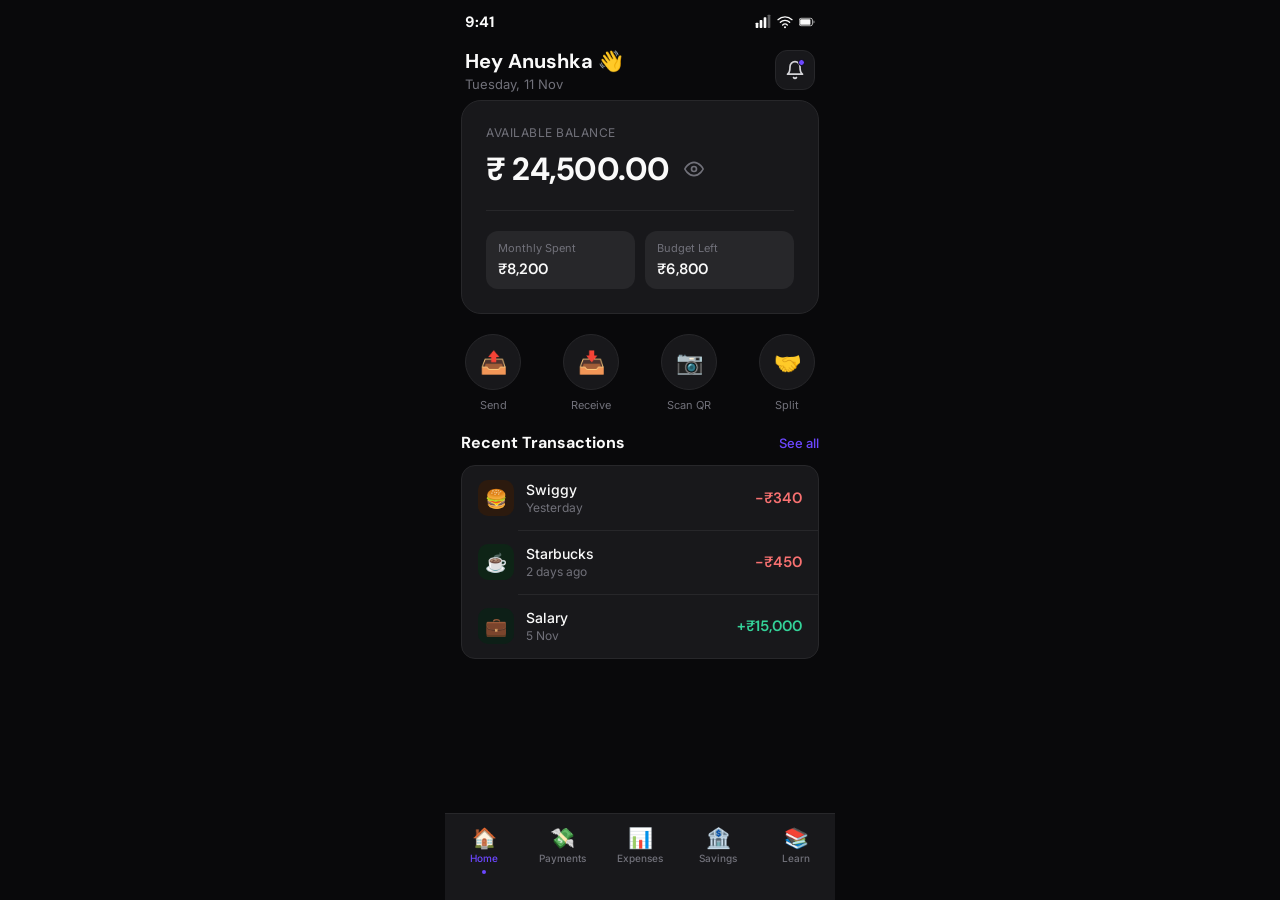
<file: home.html>
<!DOCTYPE html>
<html lang="en">
<head>
  <meta charset="UTF-8" />
  <meta name="viewport" content="width=device-width, initial-scale=1" />
  <title>Centpercent – Home</title>
  <link rel="preconnect" href="https://fonts.googleapis.com" />
  <link rel="preconnect" href="https://fonts.gstatic.com" crossorigin />
  <link href="https://fonts.googleapis.com/css2?family=DM+Sans:wght@400;500;600;700&family=Inter:wght@400;500;600&display=swap" rel="stylesheet" />
  <style>
    *, *::before, *::after { box-sizing: border-box; margin: 0; padding: 0; }

    body {
      margin: 0 auto;
      background: #09090B;
      color: #FAFAFA;
      font-family: 'Inter', sans-serif;
      width: 390px;
      min-height: 844px;
      overflow-x: hidden;
      position: relative;
    }

    /* ── Status Bar ── */
    .status-bar {
      display: flex;
      justify-content: space-between;
      align-items: center;
      padding: 12px 20px 4px;
      font-size: 12px;
      font-weight: 600;
      color: #FAFAFA;
    }
    .status-bar .time { font-family: 'DM Sans', sans-serif; font-size: 15px; font-weight: 700; }
    .status-icons { display: flex; align-items: center; gap: 6px; }
    .status-icons svg { width: 16px; height: 16px; fill: #FAFAFA; }

    /* ── Header ── */
    .header {
      display: flex;
      justify-content: space-between;
      align-items: center;
      padding: 12px 20px 8px;
    }
    .greeting-name {
      font-family: 'DM Sans', sans-serif;
      font-size: 20px;
      font-weight: 700;
      color: #FAFAFA;
    }
    .greeting-date {
      font-size: 13px;
      color: #71717A;
      margin-top: 2px;
    }
    .notif-btn {
      width: 40px; height: 40px;
      background: #18181B;
      border: 1px solid #27272A;
      border-radius: 12px;
      display: flex; align-items: center; justify-content: center;
      cursor: pointer;
      transition: background 0.15s;
      position: relative;
    }
    .notif-btn:hover { background: #27272A; }
    .notif-dot {
      position: absolute; top: 8px; right: 9px;
      width: 7px; height: 7px;
      background: #6C47FF; border-radius: 50%;
      border: 1.5px solid #09090B;
    }

    /* ── Main Scroll Area ── */
    .scroll-area {
      padding: 0 16px;
      padding-bottom: 90px;
      display: flex;
      flex-direction: column;
      gap: 20px;
    }

    /* ── Balance Hero Card ── */
    .balance-card {
      background: #18181B;
      border: 1px solid #27272A;
      border-radius: 20px;
      padding: 24px;
    }
    .balance-label {
      font-size: 12px;
      color: #71717A;
      letter-spacing: 0.5px;
      text-transform: uppercase;
      margin-bottom: 8px;
    }
    .balance-row {
      display: flex;
      align-items: center;
      gap: 10px;
      margin-bottom: 20px;
    }
    .balance-amount {
      font-family: 'DM Sans', sans-serif;
      font-size: 32px;
      font-weight: 700;
      color: #FAFAFA;
      font-variant-numeric: tabular-nums;
      letter-spacing: -0.5px;
    }
    .eye-btn {
      background: none;
      border: none;
      cursor: pointer;
      padding: 4px;
      color: #71717A;
      display: flex;
      align-items: center;
      transition: color 0.15s;
    }
    .eye-btn:hover { color: #FAFAFA; }

    .divider { height: 1px; background: #27272A; margin: 0 0 20px; }

    .stat-pills {
      display: flex;
      gap: 10px;
    }
    .stat-pill {
      flex: 1;
      background: #27272A;
      border-radius: 12px;
      padding: 10px 12px;
    }
    .stat-pill-label {
      font-size: 11px;
      color: #71717A;
      margin-bottom: 4px;
    }
    .stat-pill-value {
      font-family: 'DM Sans', sans-serif;
      font-size: 15px;
      font-weight: 600;
      color: #FAFAFA;
      font-variant-numeric: tabular-nums;
    }

    /* ── Quick Actions ── */
    .quick-actions {
      display: flex;
      justify-content: space-between;
      padding: 0 4px;
    }
    .action-item {
      display: flex;
      flex-direction: column;
      align-items: center;
      gap: 8px;
      cursor: pointer;
    }
    .action-circle {
      width: 56px; height: 56px;
      background: #18181B;
      border: 1px solid #27272A;
      border-radius: 50%;
      display: flex;
      align-items: center;
      justify-content: center;
      font-size: 22px;
      transition: background 0.15s, transform 0.1s;
    }
    .action-circle:hover { background: #27272A; transform: scale(1.05); }
    .action-label {
      font-size: 11px;
      color: #71717A;
      text-align: center;
    }

    /* ── Section Header ── */
    .section-header {
      display: flex;
      justify-content: space-between;
      align-items: center;
    }
    .section-title {
      font-family: 'DM Sans', sans-serif;
      font-size: 16px;
      font-weight: 700;
      color: #FAFAFA;
    }
    .see-all {
      font-size: 13px;
      color: #6C47FF;
      font-weight: 500;
      cursor: pointer;
      transition: opacity 0.15s;
    }
    .see-all:hover { opacity: 0.75; }

    /* ── Transactions ── */
    .transactions-list {
      background: #18181B;
      border: 1px solid #27272A;
      border-radius: 14px;
      overflow: hidden;
    }
    .txn-row {
      display: flex;
      align-items: center;
      height: 64px;
      padding: 0 16px;
      position: relative;
      transition: background 0.1s;
      cursor: pointer;
    }
    .txn-row:hover { background: #1f1f23; }
    .txn-row + .txn-row::before {
      content: '';
      position: absolute;
      top: 0; left: 56px; right: 0;
      height: 1px;
      background: #27272A;
    }
    .txn-icon {
      width: 36px; height: 36px;
      border-radius: 10px;
      display: flex; align-items: center; justify-content: center;
      font-size: 18px;
      margin-right: 12px;
      flex-shrink: 0;
    }
    .txn-icon.swiggy { background: #2C1A0E; }
    .txn-icon.starbucks { background: #0E2416; }
    .txn-icon.salary { background: #0D1F17; }

    .txn-info { flex: 1; min-width: 0; }
    .txn-name {
      font-size: 14px;
      font-weight: 500;
      color: #FAFAFA;
      white-space: nowrap;
      overflow: hidden;
      text-overflow: ellipsis;
    }
    .txn-date { font-size: 12px; color: #71717A; margin-top: 2px; }

    .txn-amount {
      font-family: 'DM Sans', sans-serif;
      font-size: 15px;
      font-weight: 600;
      font-variant-numeric: tabular-nums;
    }
    .txn-amount.debit { color: #F87171; }
    .txn-amount.credit { color: #34D399; }

    /* ── Bottom Nav ── */
    .bottom-nav {
      position: fixed;
      bottom: 0;
      left: 50%;
      transform: translateX(-50%);
      width: 390px;
      background: #18181B;
      border-top: 1px solid #27272A;
      display: flex;
      padding: 8px 0 20px;
    }
    .nav-item {
      flex: 1;
      display: flex;
      flex-direction: column;
      align-items: center;
      gap: 4px;
      cursor: pointer;
      padding: 6px 0;
      transition: opacity 0.15s;
    }
    .nav-item:hover { opacity: 0.8; }
    .nav-icon { font-size: 20px; line-height: 1; }
    .nav-label { font-size: 10px; color: #71717A; font-weight: 500; }
    .nav-item.active .nav-label { color: #6C47FF; }
    .nav-item.active .nav-icon { filter: none; }
    .nav-active-dot {
      width: 4px; height: 4px;
      background: #6C47FF;
      border-radius: 50%;
      margin-top: 2px;
    }
  </style>
</head>
<body>

  <!-- Status Bar -->
  <div class="status-bar">
    <span class="time">9:41</span>
    <div class="status-icons">
      <!-- Signal -->
      <svg viewBox="0 0 24 24" xmlns="http://www.w3.org/2000/svg"><rect x="1" y="13" width="4" height="8" rx="1"/><rect x="7" y="9" width="4" height="12" rx="1"/><rect x="13" y="5" width="4" height="16" rx="1"/><rect x="19" y="1" width="4" height="20" rx="1" opacity="0.35"/></svg>
      <!-- Wifi -->
      <svg viewBox="0 0 24 24" xmlns="http://www.w3.org/2000/svg"><path d="M1.5 8.5a15 15 0 0 1 21 0" stroke="#FAFAFA" stroke-width="2" fill="none" stroke-linecap="round"/><path d="M5 12.5a10 10 0 0 1 14 0" stroke="#FAFAFA" stroke-width="2" fill="none" stroke-linecap="round"/><path d="M8.5 16.5a5 5 0 0 1 7 0" stroke="#FAFAFA" stroke-width="2" fill="none" stroke-linecap="round"/><circle cx="12" cy="20" r="1.5" fill="#FAFAFA"/></svg>
      <!-- Battery -->
      <svg viewBox="0 0 28 14" xmlns="http://www.w3.org/2000/svg"><rect x="0.5" y="0.5" width="23" height="13" rx="3" stroke="#FAFAFA" stroke-width="1.2" fill="none"/><rect x="2" y="2" width="18" height="10" rx="1.5" fill="#FAFAFA"/><path d="M25 4.5v5a2 2 0 0 0 0-5z" fill="#FAFAFA" opacity="0.5"/></svg>
    </div>
  </div>

  <!-- Header -->
  <div class="header">
    <div>
      <div class="greeting-name">Hey Anushka 👋</div>
      <div class="greeting-date">Tuesday, 11 Nov</div>
    </div>
    <button class="notif-btn" aria-label="Notifications">
      <svg width="20" height="20" viewBox="0 0 24 24" fill="none" stroke="#D4D4D8" stroke-width="2" stroke-linecap="round" stroke-linejoin="round">
        <path d="M18 8A6 6 0 0 0 6 8c0 7-3 9-3 9h18s-3-2-3-9"/>
        <path d="M13.73 21a2 2 0 0 1-3.46 0"/>
      </svg>
      <div class="notif-dot"></div>
    </button>
  </div>

  <!-- Scroll Area -->
  <div class="scroll-area">

    <!-- Balance Hero -->
    <div class="balance-card">
      <div class="balance-label">Available Balance</div>
      <div class="balance-row">
        <div class="balance-amount">₹ 24,500.00</div>
        <button class="eye-btn" aria-label="Toggle visibility">
          <svg width="20" height="20" viewBox="0 0 24 24" fill="none" stroke="currentColor" stroke-width="2" stroke-linecap="round" stroke-linejoin="round">
            <path d="M1 12s4-8 11-8 11 8 11 8-4 8-11 8-11-8-11-8z"/>
            <circle cx="12" cy="12" r="3"/>
          </svg>
        </button>
      </div>
      <div class="divider"></div>
      <div class="stat-pills">
        <div class="stat-pill">
          <div class="stat-pill-label">Monthly Spent</div>
          <div class="stat-pill-value">₹8,200</div>
        </div>
        <div class="stat-pill">
          <div class="stat-pill-label">Budget Left</div>
          <div class="stat-pill-value">₹6,800</div>
        </div>
      </div>
    </div>

    <!-- Quick Actions -->
    <div class="quick-actions">
      <div class="action-item">
        <div class="action-circle">📤</div>
        <div class="action-label">Send</div>
      </div>
      <div class="action-item">
        <div class="action-circle">📥</div>
        <div class="action-label">Receive</div>
      </div>
      <div class="action-item">
        <div class="action-circle">📷</div>
        <div class="action-label">Scan QR</div>
      </div>
      <div class="action-item">
        <div class="action-circle">🤝</div>
        <div class="action-label">Split</div>
      </div>
    </div>

    <!-- Recent Transactions -->
    <div>
      <div class="section-header" style="margin-bottom: 12px;">
        <div class="section-title">Recent Transactions</div>
        <div class="see-all">See all</div>
      </div>

      <div class="transactions-list">
        <div class="txn-row">
          <div class="txn-icon swiggy">🍔</div>
          <div class="txn-info">
            <div class="txn-name">Swiggy</div>
            <div class="txn-date">Yesterday</div>
          </div>
          <div class="txn-amount debit">−₹340</div>
        </div>
        <div class="txn-row">
          <div class="txn-icon starbucks">☕</div>
          <div class="txn-info">
            <div class="txn-name">Starbucks</div>
            <div class="txn-date">2 days ago</div>
          </div>
          <div class="txn-amount debit">−₹450</div>
        </div>
        <div class="txn-row">
          <div class="txn-icon salary">💼</div>
          <div class="txn-info">
            <div class="txn-name">Salary</div>
            <div class="txn-date">5 Nov</div>
          </div>
          <div class="txn-amount credit">+₹15,000</div>
        </div>
      </div>
    </div>

  </div>

  <!-- Bottom Nav -->
  <nav class="bottom-nav">
    <div class="nav-item active">
      <div class="nav-icon">🏠</div>
      <div class="nav-label" style="color:#6C47FF;">Home</div>
      <div class="nav-active-dot"></div>
    </div>
    <div class="nav-item">
      <div class="nav-icon">💸</div>
      <div class="nav-label">Payments</div>
    </div>
    <div class="nav-item">
      <div class="nav-icon">📊</div>
      <div class="nav-label">Expenses</div>
    </div>
    <div class="nav-item">
      <div class="nav-icon">🏦</div>
      <div class="nav-label">Savings</div>
    </div>
    <div class="nav-item">
      <div class="nav-icon">📚</div>
      <div class="nav-label">Learn</div>
    </div>
  </nav>

</body>
</html>
</file>
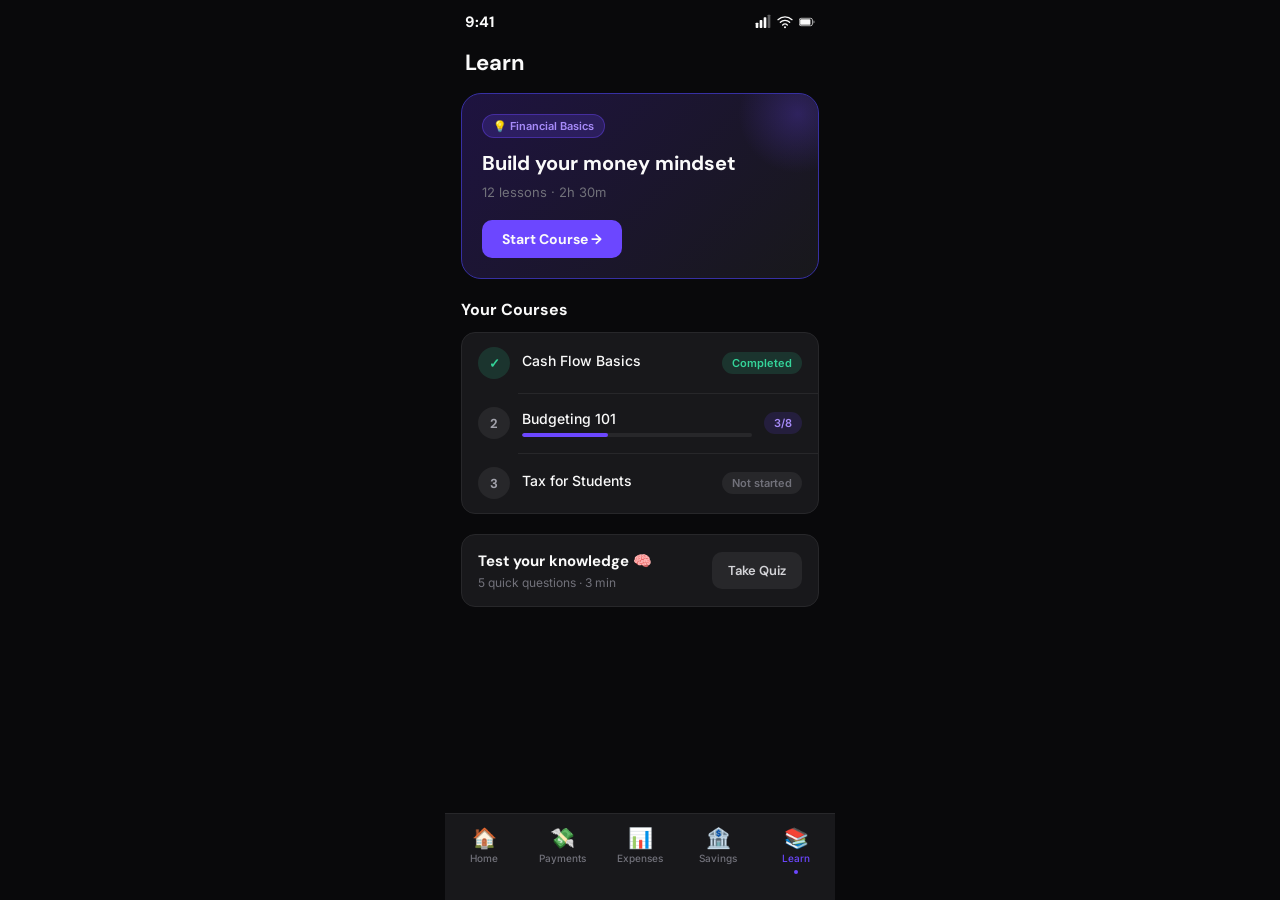
<file: learn.html>
<!DOCTYPE html>
<html lang="en">
<head>
  <meta charset="UTF-8" />
  <meta name="viewport" content="width=device-width, initial-scale=1" />
  <title>Centpercent – Learn</title>
  <link rel="preconnect" href="https://fonts.googleapis.com" />
  <link rel="preconnect" href="https://fonts.gstatic.com" crossorigin />
  <link href="https://fonts.googleapis.com/css2?family=DM+Sans:wght@400;500;600;700&family=Inter:wght@400;500;600&display=swap" rel="stylesheet" />
  <style>
    *, *::before, *::after { box-sizing: border-box; margin: 0; padding: 0; }

    body {
      margin: 0 auto;
      background: #09090B;
      color: #FAFAFA;
      font-family: 'Inter', sans-serif;
      width: 390px;
      min-height: 844px;
      overflow-x: hidden;
      position: relative;
    }

    /* ── Status Bar ── */
    .status-bar {
      display: flex;
      justify-content: space-between;
      align-items: center;
      padding: 12px 20px 4px;
      font-size: 12px;
      font-weight: 600;
      color: #FAFAFA;
    }
    .status-bar .time { font-family: 'DM Sans', sans-serif; font-size: 15px; font-weight: 700; }
    .status-icons { display: flex; align-items: center; gap: 6px; }
    .status-icons svg { width: 16px; height: 16px; fill: #FAFAFA; }

    /* ── Header ── */
    .header {
      padding: 12px 20px 8px;
    }
    .header-title {
      font-family: 'DM Sans', sans-serif;
      font-size: 22px;
      font-weight: 700;
      color: #FAFAFA;
    }

    /* ── Content ── */
    .content {
      padding: 8px 16px;
      padding-bottom: 90px;
      display: flex;
      flex-direction: column;
      gap: 20px;
    }

    /* ── Featured Course Card ── */
    .featured-card {
      background: linear-gradient(135deg, #1E1340 0%, #18181B 100%);
      border: 1px solid #3730A3;
      border-radius: 20px;
      padding: 20px;
      position: relative;
      overflow: hidden;
    }
    .featured-card::before {
      content: '';
      position: absolute;
      top: -40px; right: -40px;
      width: 120px; height: 120px;
      background: radial-gradient(circle, rgba(108,71,255,0.25) 0%, transparent 70%);
      border-radius: 50%;
    }
    .featured-badge {
      display: inline-flex;
      align-items: center;
      gap: 6px;
      background: rgba(108, 71, 255, 0.2);
      border: 1px solid rgba(108, 71, 255, 0.4);
      border-radius: 20px;
      padding: 4px 10px;
      font-size: 11px;
      font-weight: 600;
      color: #A78BFA;
      margin-bottom: 12px;
    }
    .featured-title {
      font-family: 'DM Sans', sans-serif;
      font-size: 20px;
      font-weight: 700;
      color: #FAFAFA;
      line-height: 1.3;
      margin-bottom: 8px;
    }
    .featured-meta {
      font-size: 13px;
      color: #71717A;
      margin-bottom: 20px;
    }
    .featured-cta {
      display: inline-flex;
      align-items: center;
      gap: 6px;
      background: #6C47FF;
      color: #FAFAFA;
      border: none;
      border-radius: 10px;
      padding: 10px 20px;
      font-family: 'DM Sans', sans-serif;
      font-size: 14px;
      font-weight: 700;
      cursor: pointer;
      transition: background 0.15s, transform 0.1s;
    }
    .featured-cta:hover { background: #7C5CFF; }
    .featured-cta:active { transform: scale(0.97); }

    /* ── Section Header ── */
    .section-title {
      font-family: 'DM Sans', sans-serif;
      font-size: 16px;
      font-weight: 700;
      color: #FAFAFA;
    }

    /* ── Course List ── */
    .courses-list {
      background: #18181B;
      border: 1px solid #27272A;
      border-radius: 14px;
      overflow: hidden;
    }
    .course-row {
      display: flex;
      align-items: center;
      padding: 14px 16px;
      gap: 12px;
      cursor: pointer;
      transition: background 0.1s;
      position: relative;
    }
    .course-row:hover { background: #1f1f23; }
    .course-row + .course-row::before {
      content: '';
      position: absolute;
      top: 0; left: 56px; right: 0;
      height: 1px;
      background: #27272A;
    }
    .course-num {
      width: 32px; height: 32px;
      border-radius: 50%;
      background: #27272A;
      display: flex; align-items: center; justify-content: center;
      font-family: 'DM Sans', sans-serif;
      font-size: 13px;
      font-weight: 700;
      color: #A1A1AA;
      flex-shrink: 0;
    }
    .course-num.done { background: rgba(52, 211, 153, 0.15); color: #34D399; }
    .course-info { flex: 1; min-width: 0; }
    .course-name {
      font-size: 14px;
      font-weight: 500;
      color: #FAFAFA;
      margin-bottom: 6px;
      white-space: nowrap;
      overflow: hidden;
      text-overflow: ellipsis;
    }
    .course-progress-track {
      height: 4px;
      background: #27272A;
      border-radius: 100px;
      overflow: hidden;
      width: 100%;
    }
    .course-progress-fill {
      height: 100%;
      background: #6C47FF;
      border-radius: 100px;
    }
    .course-pill {
      flex-shrink: 0;
      border-radius: 20px;
      padding: 4px 10px;
      font-size: 11px;
      font-weight: 600;
    }
    .pill-done { background: rgba(52,211,153,0.15); color: #34D399; }
    .pill-progress { background: rgba(108,71,255,0.15); color: #A78BFA; }
    .pill-muted { background: #27272A; color: #71717A; }

    /* ── Quiz Promo ── */
    .quiz-card {
      background: #18181B;
      border: 1px solid #27272A;
      border-radius: 14px;
      padding: 16px;
      display: flex;
      align-items: center;
      justify-content: space-between;
      gap: 12px;
    }
    .quiz-left { flex: 1; }
    .quiz-title {
      font-family: 'DM Sans', sans-serif;
      font-size: 15px;
      font-weight: 700;
      color: #FAFAFA;
      margin-bottom: 4px;
    }
    .quiz-sub {
      font-size: 12px;
      color: #71717A;
    }
    .quiz-btn {
      background: #27272A;
      color: #D4D4D8;
      border: none;
      border-radius: 10px;
      padding: 10px 16px;
      font-family: 'DM Sans', sans-serif;
      font-size: 13px;
      font-weight: 600;
      cursor: pointer;
      white-space: nowrap;
      transition: background 0.15s, color 0.15s;
    }
    .quiz-btn:hover { background: #6C47FF; color: #FAFAFA; }

    /* ── Bottom Nav ── */
    .bottom-nav {
      position: fixed;
      bottom: 0;
      left: 50%;
      transform: translateX(-50%);
      width: 390px;
      background: #18181B;
      border-top: 1px solid #27272A;
      display: flex;
      padding: 8px 0 20px;
    }
    .nav-item {
      flex: 1;
      display: flex;
      flex-direction: column;
      align-items: center;
      gap: 4px;
      cursor: pointer;
      padding: 6px 0;
    }
    .nav-icon { font-size: 20px; line-height: 1; }
    .nav-label { font-size: 10px; color: #71717A; font-weight: 500; }
    .nav-item.active .nav-label { color: #6C47FF; }
    .nav-active-dot {
      width: 4px; height: 4px;
      background: #6C47FF;
      border-radius: 50%;
      margin-top: 2px;
    }
  </style>
</head>
<body>

  <!-- Status Bar -->
  <div class="status-bar">
    <span class="time">9:41</span>
    <div class="status-icons">
      <svg viewBox="0 0 24 24"><rect x="1" y="13" width="4" height="8" rx="1"/><rect x="7" y="9" width="4" height="12" rx="1"/><rect x="13" y="5" width="4" height="16" rx="1"/><rect x="19" y="1" width="4" height="20" rx="1" opacity="0.35"/></svg>
      <svg viewBox="0 0 24 24"><path d="M1.5 8.5a15 15 0 0 1 21 0" stroke="#FAFAFA" stroke-width="2" fill="none" stroke-linecap="round"/><path d="M5 12.5a10 10 0 0 1 14 0" stroke="#FAFAFA" stroke-width="2" fill="none" stroke-linecap="round"/><path d="M8.5 16.5a5 5 0 0 1 7 0" stroke="#FAFAFA" stroke-width="2" fill="none" stroke-linecap="round"/><circle cx="12" cy="20" r="1.5" fill="#FAFAFA"/></svg>
      <svg viewBox="0 0 28 14"><rect x="0.5" y="0.5" width="23" height="13" rx="3" stroke="#FAFAFA" stroke-width="1.2" fill="none"/><rect x="2" y="2" width="18" height="10" rx="1.5" fill="#FAFAFA"/><path d="M25 4.5v5a2 2 0 0 0 0-5z" fill="#FAFAFA" opacity="0.5"/></svg>
    </div>
  </div>

  <!-- Header -->
  <div class="header">
    <div class="header-title">Learn</div>
  </div>

  <!-- Content -->
  <div class="content">

    <!-- Featured Course -->
    <div class="featured-card">
      <div class="featured-badge">💡 Financial Basics</div>
      <div class="featured-title">Build your money mindset</div>
      <div class="featured-meta">12 lessons · 2h 30m</div>
      <button class="featured-cta">Start Course →</button>
    </div>

    <!-- Your Courses -->
    <div>
      <div class="section-title" style="margin-bottom: 12px;">Your Courses</div>
      <div class="courses-list">

        <!-- Course 1: Completed -->
        <div class="course-row">
          <div class="course-num done">✓</div>
          <div class="course-info">
            <div class="course-name">Cash Flow Basics</div>
          </div>
          <div class="course-pill pill-done">Completed</div>
        </div>

        <!-- Course 2: In progress -->
        <div class="course-row">
          <div class="course-num">2</div>
          <div class="course-info">
            <div class="course-name">Budgeting 101</div>
            <div class="course-progress-track">
              <div class="course-progress-fill" style="width: 37.5%;"></div>
            </div>
          </div>
          <div class="course-pill pill-progress">3/8</div>
        </div>

        <!-- Course 3: Not started -->
        <div class="course-row">
          <div class="course-num">3</div>
          <div class="course-info">
            <div class="course-name">Tax for Students</div>
          </div>
          <div class="course-pill pill-muted">Not started</div>
        </div>

      </div>
    </div>

    <!-- Quiz Promo -->
    <div class="quiz-card">
      <div class="quiz-left">
        <div class="quiz-title">Test your knowledge 🧠</div>
        <div class="quiz-sub">5 quick questions · 3 min</div>
      </div>
      <button class="quiz-btn">Take Quiz</button>
    </div>

  </div>

  <!-- Bottom Nav -->
  <nav class="bottom-nav">
    <div class="nav-item">
      <div class="nav-icon">🏠</div>
      <div class="nav-label">Home</div>
    </div>
    <div class="nav-item">
      <div class="nav-icon">💸</div>
      <div class="nav-label">Payments</div>
    </div>
    <div class="nav-item">
      <div class="nav-icon">📊</div>
      <div class="nav-label">Expenses</div>
    </div>
    <div class="nav-item">
      <div class="nav-icon">🏦</div>
      <div class="nav-label">Savings</div>
    </div>
    <div class="nav-item active">
      <div class="nav-icon">📚</div>
      <div class="nav-label" style="color:#6C47FF;">Learn</div>
      <div class="nav-active-dot"></div>
    </div>
  </nav>

</body>
</html>
</file>
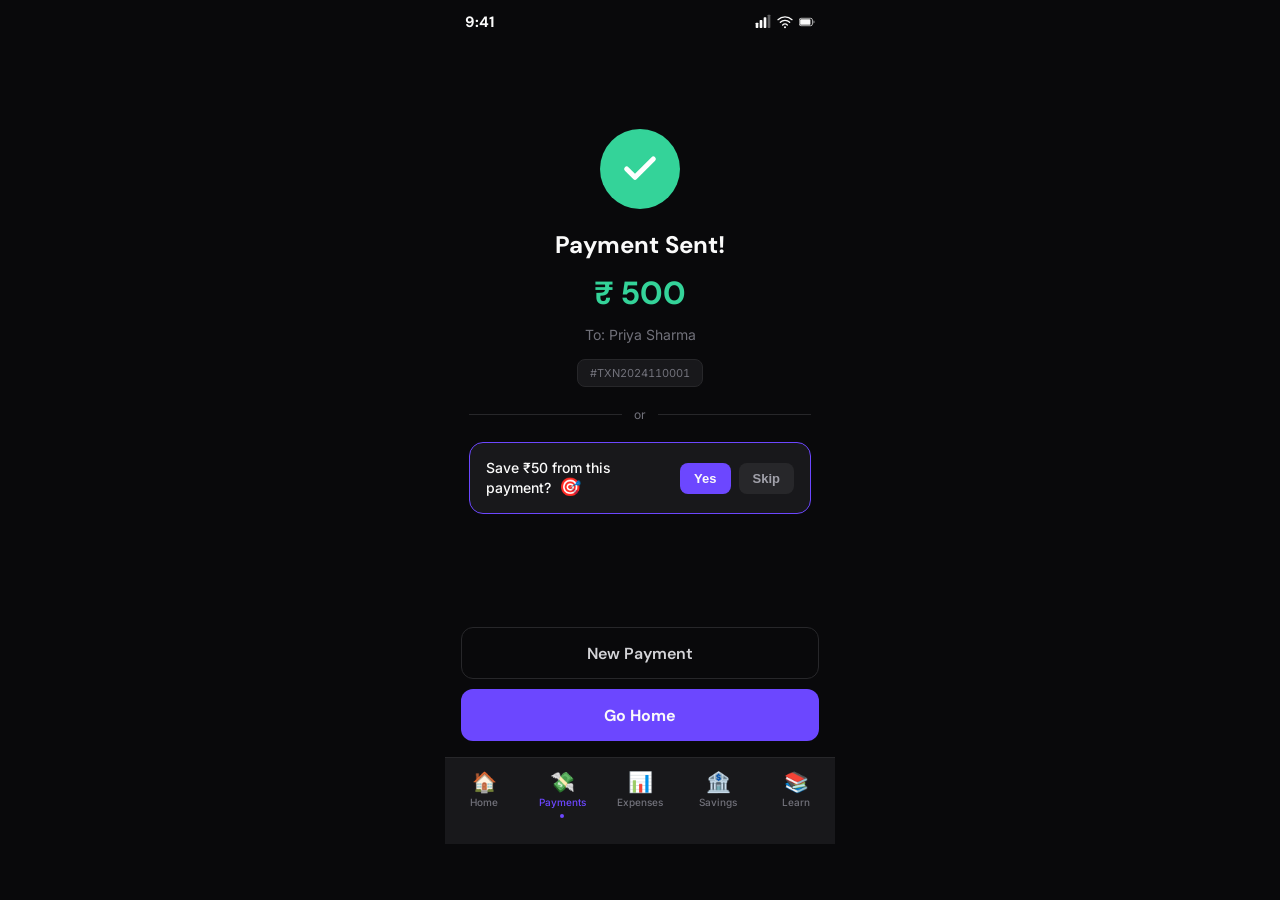
<file: payment_success.html>
<!DOCTYPE html>
<html lang="en">
<head>
  <meta charset="UTF-8" />
  <meta name="viewport" content="width=device-width, initial-scale=1" />
  <title>Centpercent – Payment Success</title>
  <link rel="preconnect" href="https://fonts.googleapis.com" />
  <link rel="preconnect" href="https://fonts.gstatic.com" crossorigin />
  <link href="https://fonts.googleapis.com/css2?family=DM+Sans:wght@400;500;600;700&family=Inter:wght@400;500;600&display=swap" rel="stylesheet" />
  <style>
    *, *::before, *::after { box-sizing: border-box; margin: 0; padding: 0; }

    body {
      margin: 0 auto;
      background: #09090B;
      color: #FAFAFA;
      font-family: 'Inter', sans-serif;
      width: 390px;
      min-height: 844px;
      overflow-x: hidden;
      position: relative;
      display: flex;
      flex-direction: column;
    }

    /* ── Status Bar ── */
    .status-bar {
      display: flex;
      justify-content: space-between;
      align-items: center;
      padding: 12px 20px 4px;
      font-size: 12px;
      font-weight: 600;
      color: #FAFAFA;
    }
    .status-bar .time { font-family: 'DM Sans', sans-serif; font-size: 15px; font-weight: 700; }
    .status-icons { display: flex; align-items: center; gap: 6px; }
    .status-icons svg { width: 16px; height: 16px; fill: #FAFAFA; }

    /* ── Success Center ── */
    .success-center {
      flex: 1;
      display: flex;
      flex-direction: column;
      align-items: center;
      justify-content: center;
      padding: 0 24px;
      gap: 12px;
      padding-bottom: 20px;
    }

    /* Checkmark animation */
    @keyframes pop-in {
      0% { transform: scale(0.5); opacity: 0; }
      70% { transform: scale(1.1); }
      100% { transform: scale(1); opacity: 1; }
    }
    @keyframes ring-pulse {
      0% { box-shadow: 0 0 0 0 rgba(52, 211, 153, 0.4); }
      100% { box-shadow: 0 0 0 20px rgba(52, 211, 153, 0); }
    }

    .check-circle {
      width: 80px; height: 80px;
      background: #34D399;
      border-radius: 50%;
      display: flex; align-items: center; justify-content: center;
      animation: pop-in 0.4s cubic-bezier(0.34, 1.56, 0.64, 1) forwards, ring-pulse 1.5s ease-out 0.4s infinite;
      margin-bottom: 8px;
    }
    .check-circle svg { width: 40px; height: 40px; }

    .success-title {
      font-family: 'DM Sans', sans-serif;
      font-size: 24px;
      font-weight: 700;
      color: #FAFAFA;
    }
    .success-amount {
      font-family: 'DM Sans', sans-serif;
      font-size: 32px;
      font-weight: 700;
      color: #34D399;
      font-variant-numeric: tabular-nums;
    }
    .success-to {
      font-size: 14px;
      color: #71717A;
    }
    .txn-id {
      font-size: 11px;
      color: #71717A;
      font-variant-numeric: tabular-nums;
      background: #18181B;
      border: 1px solid #27272A;
      border-radius: 8px;
      padding: 6px 12px;
      margin-top: 4px;
    }

    /* ── Divider OR ── */
    .divider-or {
      display: flex;
      align-items: center;
      gap: 12px;
      width: 100%;
      margin: 8px 0;
    }
    .divider-or::before, .divider-or::after {
      content: '';
      flex: 1;
      height: 1px;
      background: #27272A;
    }
    .divider-or span { font-size: 12px; color: #71717A; }

    /* ── Save Nudge Card ── */
    .save-nudge {
      width: 100%;
      background: #18181B;
      border: 1px solid #6C47FF;
      border-radius: 14px;
      padding: 16px;
    }
    .nudge-row {
      display: flex;
      align-items: center;
      justify-content: space-between;
      gap: 12px;
    }
    .nudge-text {
      font-size: 14px;
      font-weight: 500;
      color: #FAFAFA;
      flex: 1;
    }
    .nudge-emoji { font-size: 18px; margin-left: 4px; }
    .nudge-actions {
      display: flex;
      gap: 8px;
    }
    .nudge-btn {
      padding: 8px 14px;
      border-radius: 8px;
      font-size: 13px;
      font-weight: 600;
      cursor: pointer;
      border: none;
      transition: background 0.15s;
    }
    .nudge-btn.yes {
      background: #6C47FF;
      color: #FAFAFA;
    }
    .nudge-btn.yes:hover { background: #7C5CFF; }
    .nudge-btn.skip {
      background: #27272A;
      color: #A1A1AA;
    }
    .nudge-btn.skip:hover { background: #3f3f46; color: #FAFAFA; }

    /* ── Bottom Actions ── */
    .bottom-actions {
      padding: 0 16px 16px;
      display: flex;
      flex-direction: column;
      gap: 10px;
    }
    .btn-primary {
      width: 100%;
      height: 52px;
      background: #6C47FF;
      color: #FAFAFA;
      border: none;
      border-radius: 12px;
      font-family: 'DM Sans', sans-serif;
      font-size: 16px;
      font-weight: 700;
      cursor: pointer;
      transition: background 0.15s, transform 0.1s;
    }
    .btn-primary:hover { background: #7C5CFF; }
    .btn-primary:active { transform: scale(0.98); }
    .btn-secondary {
      width: 100%;
      height: 52px;
      background: transparent;
      color: #D4D4D8;
      border: 1px solid #27272A;
      border-radius: 12px;
      font-family: 'DM Sans', sans-serif;
      font-size: 16px;
      font-weight: 600;
      cursor: pointer;
      transition: background 0.15s, border-color 0.15s;
    }
    .btn-secondary:hover { background: #18181B; border-color: #3f3f46; }

    /* ── Bottom Nav ── */
    .bottom-nav {
      background: #18181B;
      border-top: 1px solid #27272A;
      display: flex;
      padding: 8px 0 20px;
      flex-shrink: 0;
    }
    .nav-item {
      flex: 1;
      display: flex;
      flex-direction: column;
      align-items: center;
      gap: 4px;
      cursor: pointer;
      padding: 6px 0;
    }
    .nav-icon { font-size: 20px; line-height: 1; }
    .nav-label { font-size: 10px; color: #71717A; font-weight: 500; }
    .nav-item.active .nav-label { color: #6C47FF; }
    .nav-active-dot {
      width: 4px; height: 4px;
      background: #6C47FF;
      border-radius: 50%;
      margin-top: 2px;
    }
  </style>
</head>
<body>

  <!-- Status Bar -->
  <div class="status-bar">
    <span class="time">9:41</span>
    <div class="status-icons">
      <svg viewBox="0 0 24 24"><rect x="1" y="13" width="4" height="8" rx="1"/><rect x="7" y="9" width="4" height="12" rx="1"/><rect x="13" y="5" width="4" height="16" rx="1"/><rect x="19" y="1" width="4" height="20" rx="1" opacity="0.35"/></svg>
      <svg viewBox="0 0 24 24"><path d="M1.5 8.5a15 15 0 0 1 21 0" stroke="#FAFAFA" stroke-width="2" fill="none" stroke-linecap="round"/><path d="M5 12.5a10 10 0 0 1 14 0" stroke="#FAFAFA" stroke-width="2" fill="none" stroke-linecap="round"/><path d="M8.5 16.5a5 5 0 0 1 7 0" stroke="#FAFAFA" stroke-width="2" fill="none" stroke-linecap="round"/><circle cx="12" cy="20" r="1.5" fill="#FAFAFA"/></svg>
      <svg viewBox="0 0 28 14"><rect x="0.5" y="0.5" width="23" height="13" rx="3" stroke="#FAFAFA" stroke-width="1.2" fill="none"/><rect x="2" y="2" width="18" height="10" rx="1.5" fill="#FAFAFA"/><path d="M25 4.5v5a2 2 0 0 0 0-5z" fill="#FAFAFA" opacity="0.5"/></svg>
    </div>
  </div>

  <!-- Success Center -->
  <div class="success-center">
    <div class="check-circle">
      <svg viewBox="0 0 24 24" fill="none" stroke="white" stroke-width="3" stroke-linecap="round" stroke-linejoin="round">
        <polyline points="20 6 9 17 4 12"/>
      </svg>
    </div>

    <div class="success-title">Payment Sent!</div>
    <div class="success-amount">₹ 500</div>
    <div class="success-to">To: Priya Sharma</div>
    <div class="txn-id">#TXN2024110001</div>

    <div class="divider-or"><span>or</span></div>

    <!-- Save Nudge -->
    <div class="save-nudge">
      <div class="nudge-row">
        <div class="nudge-text">
          Save ₹50 from this payment? <span class="nudge-emoji">🎯</span>
        </div>
        <div class="nudge-actions">
          <button class="nudge-btn yes">Yes</button>
          <button class="nudge-btn skip">Skip</button>
        </div>
      </div>
    </div>
  </div>

  <!-- Bottom Action Buttons -->
  <div class="bottom-actions">
    <button class="btn-secondary">New Payment</button>
    <button class="btn-primary">Go Home</button>
  </div>

  <!-- Bottom Nav -->
  <nav class="bottom-nav">
    <div class="nav-item">
      <div class="nav-icon">🏠</div>
      <div class="nav-label">Home</div>
    </div>
    <div class="nav-item active">
      <div class="nav-icon">💸</div>
      <div class="nav-label" style="color:#6C47FF;">Payments</div>
      <div class="nav-active-dot"></div>
    </div>
    <div class="nav-item">
      <div class="nav-icon">📊</div>
      <div class="nav-label">Expenses</div>
    </div>
    <div class="nav-item">
      <div class="nav-icon">🏦</div>
      <div class="nav-label">Savings</div>
    </div>
    <div class="nav-item">
      <div class="nav-icon">📚</div>
      <div class="nav-label">Learn</div>
    </div>
  </nav>

</body>
</html>
</file>
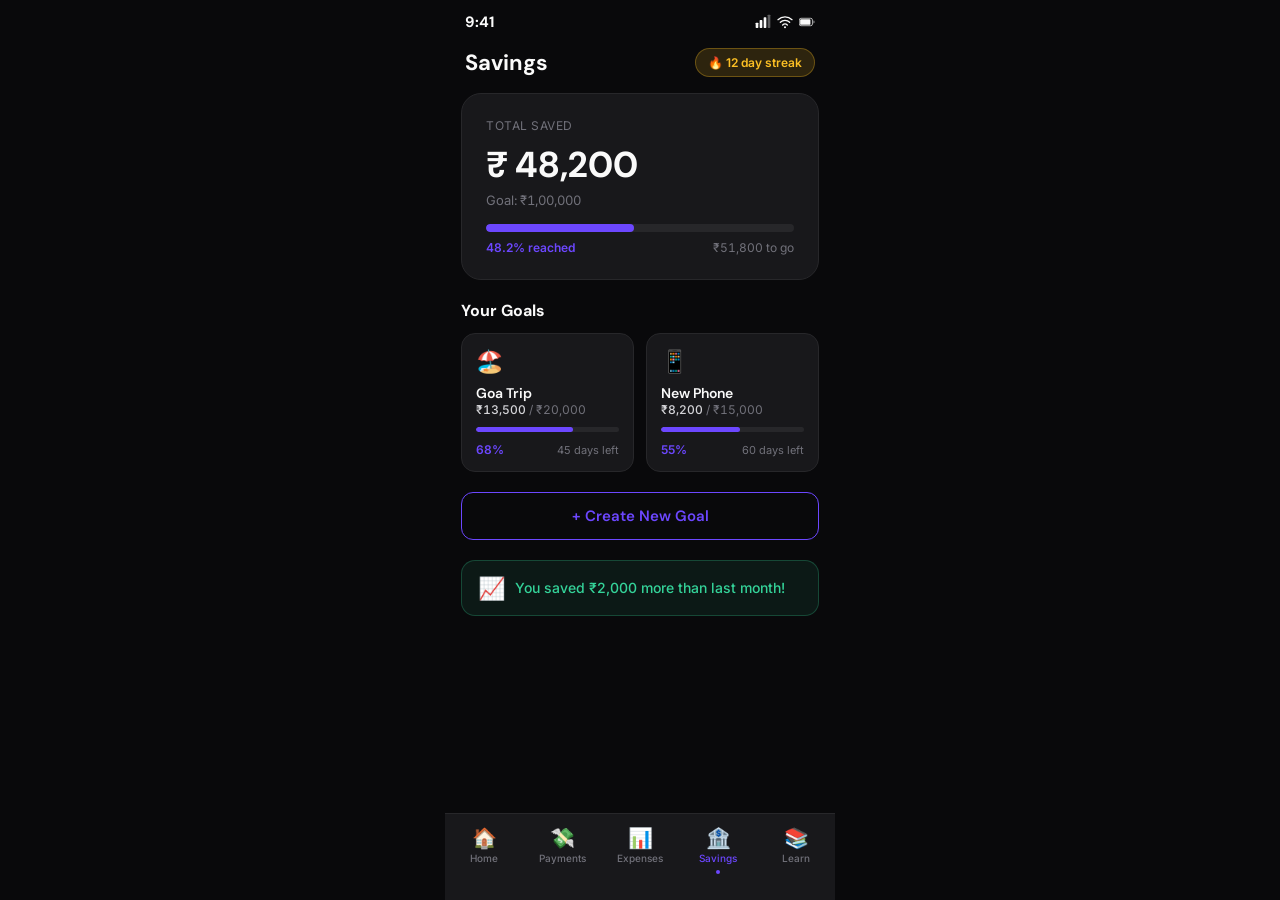
<file: savings.html>
<!DOCTYPE html>
<html lang="en">
<head>
  <meta charset="UTF-8" />
  <meta name="viewport" content="width=device-width, initial-scale=1" />
  <title>Centpercent – Savings</title>
  <link rel="preconnect" href="https://fonts.googleapis.com" />
  <link rel="preconnect" href="https://fonts.gstatic.com" crossorigin />
  <link href="https://fonts.googleapis.com/css2?family=DM+Sans:wght@400;500;600;700&family=Inter:wght@400;500;600&display=swap" rel="stylesheet" />
  <style>
    *, *::before, *::after { box-sizing: border-box; margin: 0; padding: 0; }

    body {
      margin: 0 auto;
      background: #09090B;
      color: #FAFAFA;
      font-family: 'Inter', sans-serif;
      width: 390px;
      min-height: 844px;
      overflow-x: hidden;
      position: relative;
    }

    /* ── Status Bar ── */
    .status-bar {
      display: flex;
      justify-content: space-between;
      align-items: center;
      padding: 12px 20px 4px;
      font-size: 12px;
      font-weight: 600;
      color: #FAFAFA;
    }
    .status-bar .time { font-family: 'DM Sans', sans-serif; font-size: 15px; font-weight: 700; }
    .status-icons { display: flex; align-items: center; gap: 6px; }
    .status-icons svg { width: 16px; height: 16px; fill: #FAFAFA; }

    /* ── Header ── */
    .header {
      display: flex;
      justify-content: space-between;
      align-items: center;
      padding: 12px 20px 8px;
    }
    .header-title {
      font-family: 'DM Sans', sans-serif;
      font-size: 22px;
      font-weight: 700;
      color: #FAFAFA;
    }
    .streak-pill {
      background: rgba(251, 191, 36, 0.15);
      border: 1px solid rgba(251, 191, 36, 0.3);
      border-radius: 20px;
      padding: 6px 12px;
      font-size: 12px;
      font-weight: 600;
      color: #FBBF24;
    }

    /* ── Content ── */
    .content {
      padding: 8px 16px;
      padding-bottom: 90px;
      display: flex;
      flex-direction: column;
      gap: 20px;
    }

    /* ── Hero Card ── */
    .hero-card {
      background: #18181B;
      border: 1px solid #27272A;
      border-radius: 20px;
      padding: 24px;
    }
    .hero-label {
      font-size: 12px;
      color: #71717A;
      text-transform: uppercase;
      letter-spacing: 0.5px;
      margin-bottom: 8px;
    }
    .hero-amount {
      font-family: 'DM Sans', sans-serif;
      font-size: 36px;
      font-weight: 700;
      color: #FAFAFA;
      font-variant-numeric: tabular-nums;
      margin-bottom: 4px;
    }
    .hero-goal {
      font-size: 13px;
      color: #71717A;
      margin-bottom: 16px;
      font-variant-numeric: tabular-nums;
    }
    .progress-track {
      height: 8px;
      background: #27272A;
      border-radius: 100px;
      overflow: hidden;
    }
    .progress-fill {
      height: 100%;
      background: #6C47FF;
      border-radius: 100px;
      transition: width 0.6s ease;
    }
    .progress-labels {
      display: flex;
      justify-content: space-between;
      margin-top: 8px;
    }
    .progress-pct {
      font-size: 12px;
      color: #6C47FF;
      font-weight: 600;
    }
    .progress-rem {
      font-size: 12px;
      color: #71717A;
      font-variant-numeric: tabular-nums;
    }

    /* ── Section Header ── */
    .section-header {
      display: flex;
      justify-content: space-between;
      align-items: center;
    }
    .section-title {
      font-family: 'DM Sans', sans-serif;
      font-size: 16px;
      font-weight: 700;
      color: #FAFAFA;
    }

    /* ── Goals Grid ── */
    .goals-grid {
      display: grid;
      grid-template-columns: 1fr 1fr;
      gap: 12px;
    }
    .goal-card {
      background: #18181B;
      border: 1px solid #27272A;
      border-radius: 14px;
      padding: 14px;
      display: flex;
      flex-direction: column;
      gap: 10px;
    }
    .goal-emoji { font-size: 22px; }
    .goal-name {
      font-family: 'DM Sans', sans-serif;
      font-size: 14px;
      font-weight: 600;
      color: #FAFAFA;
    }
    .goal-amount {
      font-size: 12px;
      color: #71717A;
      font-variant-numeric: tabular-nums;
    }
    .goal-amount span {
      color: #D4D4D8;
      font-weight: 500;
    }
    .goal-track {
      height: 5px;
      background: #27272A;
      border-radius: 100px;
      overflow: hidden;
    }
    .goal-fill {
      height: 100%;
      background: #6C47FF;
      border-radius: 100px;
    }
    .goal-footer {
      display: flex;
      justify-content: space-between;
      align-items: center;
    }
    .goal-pct {
      font-size: 12px;
      font-weight: 600;
      color: #6C47FF;
    }
    .goal-days {
      font-size: 11px;
      color: #71717A;
    }

    /* ── Create Goal Button ── */
    .btn-outline {
      width: 100%;
      height: 48px;
      background: transparent;
      color: #6C47FF;
      border: 1px solid #6C47FF;
      border-radius: 12px;
      font-family: 'DM Sans', sans-serif;
      font-size: 15px;
      font-weight: 600;
      cursor: pointer;
      transition: background 0.15s;
    }
    .btn-outline:hover { background: rgba(108, 71, 255, 0.1); }

    /* ── Insight Card ── */
    .insight-card {
      background: rgba(52, 211, 153, 0.08);
      border: 1px solid rgba(52, 211, 153, 0.25);
      border-radius: 14px;
      padding: 14px 16px;
      display: flex;
      align-items: center;
      gap: 10px;
    }
    .insight-icon { font-size: 22px; }
    .insight-text {
      font-size: 14px;
      color: #34D399;
      font-weight: 500;
      line-height: 1.4;
    }

    /* ── Bottom Nav ── */
    .bottom-nav {
      position: fixed;
      bottom: 0;
      left: 50%;
      transform: translateX(-50%);
      width: 390px;
      background: #18181B;
      border-top: 1px solid #27272A;
      display: flex;
      padding: 8px 0 20px;
    }
    .nav-item {
      flex: 1;
      display: flex;
      flex-direction: column;
      align-items: center;
      gap: 4px;
      cursor: pointer;
      padding: 6px 0;
    }
    .nav-icon { font-size: 20px; line-height: 1; }
    .nav-label { font-size: 10px; color: #71717A; font-weight: 500; }
    .nav-item.active .nav-label { color: #6C47FF; }
    .nav-active-dot {
      width: 4px; height: 4px;
      background: #6C47FF;
      border-radius: 50%;
      margin-top: 2px;
    }
  </style>
</head>
<body>

  <!-- Status Bar -->
  <div class="status-bar">
    <span class="time">9:41</span>
    <div class="status-icons">
      <svg viewBox="0 0 24 24"><rect x="1" y="13" width="4" height="8" rx="1"/><rect x="7" y="9" width="4" height="12" rx="1"/><rect x="13" y="5" width="4" height="16" rx="1"/><rect x="19" y="1" width="4" height="20" rx="1" opacity="0.35"/></svg>
      <svg viewBox="0 0 24 24"><path d="M1.5 8.5a15 15 0 0 1 21 0" stroke="#FAFAFA" stroke-width="2" fill="none" stroke-linecap="round"/><path d="M5 12.5a10 10 0 0 1 14 0" stroke="#FAFAFA" stroke-width="2" fill="none" stroke-linecap="round"/><path d="M8.5 16.5a5 5 0 0 1 7 0" stroke="#FAFAFA" stroke-width="2" fill="none" stroke-linecap="round"/><circle cx="12" cy="20" r="1.5" fill="#FAFAFA"/></svg>
      <svg viewBox="0 0 28 14"><rect x="0.5" y="0.5" width="23" height="13" rx="3" stroke="#FAFAFA" stroke-width="1.2" fill="none"/><rect x="2" y="2" width="18" height="10" rx="1.5" fill="#FAFAFA"/><path d="M25 4.5v5a2 2 0 0 0 0-5z" fill="#FAFAFA" opacity="0.5"/></svg>
    </div>
  </div>

  <!-- Header -->
  <div class="header">
    <div class="header-title">Savings</div>
    <div class="streak-pill">🔥 12 day streak</div>
  </div>

  <!-- Content -->
  <div class="content">

    <!-- Hero Card -->
    <div class="hero-card">
      <div class="hero-label">Total Saved</div>
      <div class="hero-amount">₹ 48,200</div>
      <div class="hero-goal">Goal: ₹1,00,000</div>
      <div class="progress-track">
        <div class="progress-fill" style="width: 48.2%;"></div>
      </div>
      <div class="progress-labels">
        <div class="progress-pct">48.2% reached</div>
        <div class="progress-rem">₹51,800 to go</div>
      </div>
    </div>

    <!-- Goals Section -->
    <div>
      <div class="section-header" style="margin-bottom: 12px;">
        <div class="section-title">Your Goals</div>
      </div>
      <div class="goals-grid">

        <!-- Goal 1: Goa -->
        <div class="goal-card">
          <div class="goal-emoji">🏖️</div>
          <div>
            <div class="goal-name">Goa Trip</div>
            <div class="goal-amount"><span>₹13,500</span> / ₹20,000</div>
          </div>
          <div class="goal-track">
            <div class="goal-fill" style="width: 68%;"></div>
          </div>
          <div class="goal-footer">
            <div class="goal-pct">68%</div>
            <div class="goal-days">45 days left</div>
          </div>
        </div>

        <!-- Goal 2: Phone -->
        <div class="goal-card">
          <div class="goal-emoji">📱</div>
          <div>
            <div class="goal-name">New Phone</div>
            <div class="goal-amount"><span>₹8,200</span> / ₹15,000</div>
          </div>
          <div class="goal-track">
            <div class="goal-fill" style="width: 55%;"></div>
          </div>
          <div class="goal-footer">
            <div class="goal-pct">55%</div>
            <div class="goal-days">60 days left</div>
          </div>
        </div>

      </div>
    </div>

    <!-- Create Goal -->
    <button class="btn-outline">+ Create New Goal</button>

    <!-- Insight -->
    <div class="insight-card">
      <div class="insight-icon">📈</div>
      <div class="insight-text">You saved ₹2,000 more than last month!</div>
    </div>

  </div>

  <!-- Bottom Nav -->
  <nav class="bottom-nav">
    <div class="nav-item">
      <div class="nav-icon">🏠</div>
      <div class="nav-label">Home</div>
    </div>
    <div class="nav-item">
      <div class="nav-icon">💸</div>
      <div class="nav-label">Payments</div>
    </div>
    <div class="nav-item">
      <div class="nav-icon">📊</div>
      <div class="nav-label">Expenses</div>
    </div>
    <div class="nav-item active">
      <div class="nav-icon">🏦</div>
      <div class="nav-label" style="color:#6C47FF;">Savings</div>
      <div class="nav-active-dot"></div>
    </div>
    <div class="nav-item">
      <div class="nav-icon">📚</div>
      <div class="nav-label">Learn</div>
    </div>
  </nav>

</body>
</html>
</file>
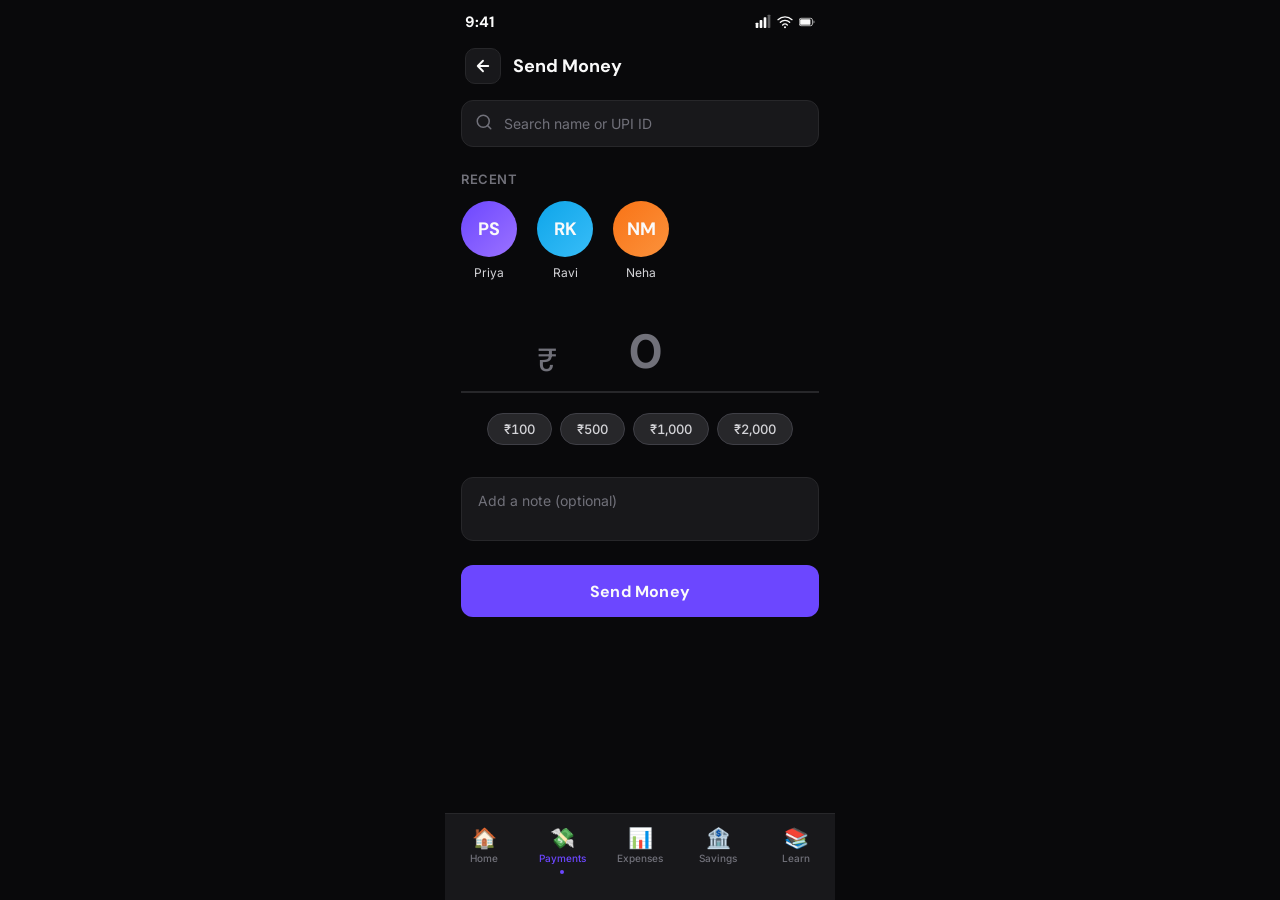
<file: send.html>
<!DOCTYPE html>
<html lang="en">
<head>
  <meta charset="UTF-8" />
  <meta name="viewport" content="width=device-width, initial-scale=1" />
  <title>Centpercent – Send Money</title>
  <link rel="preconnect" href="https://fonts.googleapis.com" />
  <link rel="preconnect" href="https://fonts.gstatic.com" crossorigin />
  <link href="https://fonts.googleapis.com/css2?family=DM+Sans:wght@400;500;600;700&family=Inter:wght@400;500;600&display=swap" rel="stylesheet" />
  <style>
    *, *::before, *::after { box-sizing: border-box; margin: 0; padding: 0; }

    body {
      margin: 0 auto;
      background: #09090B;
      color: #FAFAFA;
      font-family: 'Inter', sans-serif;
      width: 390px;
      min-height: 844px;
      overflow-x: hidden;
      position: relative;
    }

    /* ── Status Bar ── */
    .status-bar {
      display: flex;
      justify-content: space-between;
      align-items: center;
      padding: 12px 20px 4px;
      font-size: 12px;
      font-weight: 600;
      color: #FAFAFA;
    }
    .status-bar .time { font-family: 'DM Sans', sans-serif; font-size: 15px; font-weight: 700; }
    .status-icons { display: flex; align-items: center; gap: 6px; }
    .status-icons svg { width: 16px; height: 16px; fill: #FAFAFA; }

    /* ── Header ── */
    .header {
      display: flex;
      align-items: center;
      gap: 12px;
      padding: 12px 20px 16px;
    }
    .back-btn {
      width: 36px; height: 36px;
      background: #18181B;
      border: 1px solid #27272A;
      border-radius: 10px;
      display: flex; align-items: center; justify-content: center;
      cursor: pointer;
      transition: background 0.15s;
      flex-shrink: 0;
    }
    .back-btn:hover { background: #27272A; }
    .header-title {
      font-family: 'DM Sans', sans-serif;
      font-size: 18px;
      font-weight: 700;
      color: #FAFAFA;
    }

    /* ── Content ── */
    .content {
      padding: 0 16px;
      padding-bottom: 100px;
      display: flex;
      flex-direction: column;
      gap: 24px;
    }

    /* ── Search ── */
    .search-wrapper {
      position: relative;
    }
    .search-icon {
      position: absolute;
      left: 14px;
      top: 50%;
      transform: translateY(-50%);
      color: #71717A;
    }
    .search-input {
      width: 100%;
      background: #18181B;
      border: 1px solid #27272A;
      border-radius: 12px;
      padding: 14px 14px 14px 42px;
      font-size: 14px;
      color: #FAFAFA;
      font-family: 'Inter', sans-serif;
      outline: none;
      transition: border-color 0.15s;
    }
    .search-input::placeholder { color: #71717A; }
    .search-input:focus { border-color: #6C47FF; }

    /* ── Recent Contacts ── */
    .section-label {
      font-size: 13px;
      font-weight: 600;
      color: #71717A;
      text-transform: uppercase;
      letter-spacing: 0.5px;
      margin-bottom: 14px;
    }
    .contacts-row {
      display: flex;
      gap: 20px;
    }
    .contact-item {
      display: flex;
      flex-direction: column;
      align-items: center;
      gap: 8px;
      cursor: pointer;
    }
    .contact-avatar {
      width: 56px; height: 56px;
      border-radius: 50%;
      display: flex; align-items: center; justify-content: center;
      font-family: 'DM Sans', sans-serif;
      font-size: 18px;
      font-weight: 700;
      color: #FAFAFA;
      flex-shrink: 0;
      transition: transform 0.1s;
    }
    .contact-avatar:hover { transform: scale(1.06); }
    .contact-avatar.priya { background: linear-gradient(135deg, #6C47FF, #9B72FF); }
    .contact-avatar.ravi  { background: linear-gradient(135deg, #0EA5E9, #38BDF8); }
    .contact-avatar.neha  { background: linear-gradient(135deg, #F97316, #FB923C); }
    .contact-name { font-size: 12px; color: #D4D4D8; text-align: center; }

    /* ── Amount Section ── */
    .amount-section {
      display: flex;
      flex-direction: column;
      align-items: center;
      padding: 16px 0 8px;
    }
    .amount-display {
      display: flex;
      align-items: flex-end;
      gap: 6px;
      border-bottom: 2px solid #27272A;
      padding-bottom: 8px;
      width: 100%;
      justify-content: center;
      transition: border-color 0.2s;
    }
    .amount-display:focus-within { border-bottom-color: #6C47FF; }
    .amount-prefix {
      font-family: 'DM Sans', sans-serif;
      font-size: 32px;
      font-weight: 500;
      color: #71717A;
      padding-bottom: 2px;
    }
    .amount-input {
      background: none;
      border: none;
      outline: none;
      font-family: 'DM Sans', sans-serif;
      font-size: 48px;
      font-weight: 700;
      color: #FAFAFA;
      font-variant-numeric: tabular-nums;
      text-align: center;
      width: 180px;
      caret-color: #6C47FF;
    }
    .amount-input::placeholder { color: #71717A; }

    .quick-chips {
      display: flex;
      gap: 8px;
      margin-top: 20px;
      flex-wrap: wrap;
      justify-content: center;
    }
    .chip {
      background: #27272A;
      border: 1px solid #3f3f46;
      border-radius: 20px;
      padding: 7px 16px;
      font-size: 13px;
      font-weight: 500;
      color: #D4D4D8;
      cursor: pointer;
      transition: background 0.15s, border-color 0.15s, color 0.15s;
      font-variant-numeric: tabular-nums;
    }
    .chip:hover { background: #3f3f46; color: #FAFAFA; border-color: #6C47FF; }

    /* ── Note Input ── */
    .note-input {
      width: 100%;
      background: #18181B;
      border: 1px solid #27272A;
      border-radius: 12px;
      padding: 14px 16px;
      font-size: 14px;
      color: #FAFAFA;
      font-family: 'Inter', sans-serif;
      outline: none;
      resize: none;
      transition: border-color 0.15s;
    }
    .note-input::placeholder { color: #71717A; }
    .note-input:focus { border-color: #6C47FF; }

    /* ── CTA ── */
    .cta-btn {
      width: 100%;
      height: 52px;
      background: #6C47FF;
      color: #FAFAFA;
      border: none;
      border-radius: 12px;
      font-family: 'DM Sans', sans-serif;
      font-size: 16px;
      font-weight: 700;
      cursor: pointer;
      transition: background 0.15s, transform 0.1s;
      letter-spacing: 0.2px;
    }
    .cta-btn:hover { background: #7C5CFF; }
    .cta-btn:active { transform: scale(0.98); }

    /* ── Bottom Nav ── */
    .bottom-nav {
      position: fixed;
      bottom: 0;
      left: 50%;
      transform: translateX(-50%);
      width: 390px;
      background: #18181B;
      border-top: 1px solid #27272A;
      display: flex;
      padding: 8px 0 20px;
    }
    .nav-item {
      flex: 1;
      display: flex;
      flex-direction: column;
      align-items: center;
      gap: 4px;
      cursor: pointer;
      padding: 6px 0;
    }
    .nav-icon { font-size: 20px; line-height: 1; }
    .nav-label { font-size: 10px; color: #71717A; font-weight: 500; }
    .nav-item.active .nav-label { color: #6C47FF; }
    .nav-active-dot {
      width: 4px; height: 4px;
      background: #6C47FF;
      border-radius: 50%;
      margin-top: 2px;
    }
  </style>
</head>
<body>

  <!-- Status Bar -->
  <div class="status-bar">
    <span class="time">9:41</span>
    <div class="status-icons">
      <svg viewBox="0 0 24 24"><rect x="1" y="13" width="4" height="8" rx="1"/><rect x="7" y="9" width="4" height="12" rx="1"/><rect x="13" y="5" width="4" height="16" rx="1"/><rect x="19" y="1" width="4" height="20" rx="1" opacity="0.35"/></svg>
      <svg viewBox="0 0 24 24"><path d="M1.5 8.5a15 15 0 0 1 21 0" stroke="#FAFAFA" stroke-width="2" fill="none" stroke-linecap="round"/><path d="M5 12.5a10 10 0 0 1 14 0" stroke="#FAFAFA" stroke-width="2" fill="none" stroke-linecap="round"/><path d="M8.5 16.5a5 5 0 0 1 7 0" stroke="#FAFAFA" stroke-width="2" fill="none" stroke-linecap="round"/><circle cx="12" cy="20" r="1.5" fill="#FAFAFA"/></svg>
      <svg viewBox="0 0 28 14"><rect x="0.5" y="0.5" width="23" height="13" rx="3" stroke="#FAFAFA" stroke-width="1.2" fill="none"/><rect x="2" y="2" width="18" height="10" rx="1.5" fill="#FAFAFA"/><path d="M25 4.5v5a2 2 0 0 0 0-5z" fill="#FAFAFA" opacity="0.5"/></svg>
    </div>
  </div>

  <!-- Header -->
  <div class="header">
    <button class="back-btn" aria-label="Go back">
      <svg width="18" height="18" viewBox="0 0 24 24" fill="none" stroke="#FAFAFA" stroke-width="2.5" stroke-linecap="round" stroke-linejoin="round">
        <path d="M19 12H5M12 5l-7 7 7 7"/>
      </svg>
    </button>
    <div class="header-title">Send Money</div>
  </div>

  <!-- Content -->
  <div class="content">

    <!-- Search -->
    <div class="search-wrapper">
      <div class="search-icon">
        <svg width="18" height="18" viewBox="0 0 24 24" fill="none" stroke="#71717A" stroke-width="2" stroke-linecap="round" stroke-linejoin="round">
          <circle cx="11" cy="11" r="8"/><path d="m21 21-4.35-4.35"/>
        </svg>
      </div>
      <input class="search-input" type="text" placeholder="Search name or UPI ID" />
    </div>

    <!-- Recent Contacts -->
    <div>
      <div class="section-label">Recent</div>
      <div class="contacts-row">
        <div class="contact-item">
          <div class="contact-avatar priya">PS</div>
          <div class="contact-name">Priya</div>
        </div>
        <div class="contact-item">
          <div class="contact-avatar ravi">RK</div>
          <div class="contact-name">Ravi</div>
        </div>
        <div class="contact-item">
          <div class="contact-avatar neha">NM</div>
          <div class="contact-name">Neha</div>
        </div>
      </div>
    </div>

    <!-- Amount Input -->
    <div class="amount-section">
      <div class="amount-display">
        <span class="amount-prefix">₹</span>
        <input class="amount-input" type="number" placeholder="0" min="0" inputmode="numeric" />
      </div>
      <div class="quick-chips">
        <div class="chip">₹100</div>
        <div class="chip">₹500</div>
        <div class="chip">₹1,000</div>
        <div class="chip">₹2,000</div>
      </div>
    </div>

    <!-- Note -->
    <textarea class="note-input" rows="2" placeholder="Add a note (optional)"></textarea>

    <!-- CTA -->
    <button class="cta-btn">Send Money</button>

  </div>

  <!-- Bottom Nav -->
  <nav class="bottom-nav">
    <div class="nav-item">
      <div class="nav-icon">🏠</div>
      <div class="nav-label">Home</div>
    </div>
    <div class="nav-item active">
      <div class="nav-icon">💸</div>
      <div class="nav-label" style="color:#6C47FF;">Payments</div>
      <div class="nav-active-dot"></div>
    </div>
    <div class="nav-item">
      <div class="nav-icon">📊</div>
      <div class="nav-label">Expenses</div>
    </div>
    <div class="nav-item">
      <div class="nav-icon">🏦</div>
      <div class="nav-label">Savings</div>
    </div>
    <div class="nav-item">
      <div class="nav-icon">📚</div>
      <div class="nav-label">Learn</div>
    </div>
  </nav>

</body>
</html>
</file>
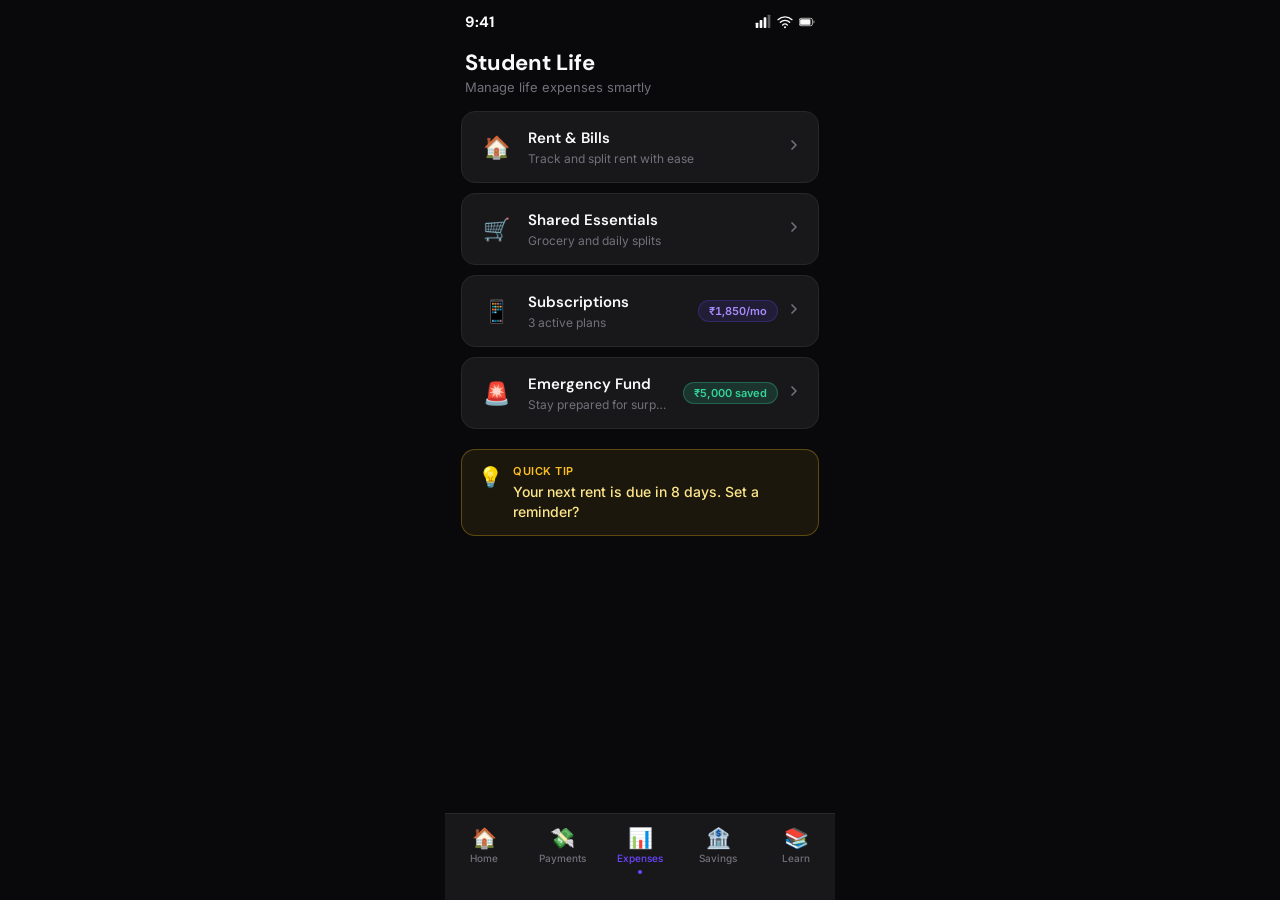
<file: student_living.html>
<!DOCTYPE html>
<html lang="en">
<head>
  <meta charset="UTF-8" />
  <meta name="viewport" content="width=device-width, initial-scale=1" />
  <title>Centpercent – Student Life</title>
  <link rel="preconnect" href="https://fonts.googleapis.com" />
  <link rel="preconnect" href="https://fonts.gstatic.com" crossorigin />
  <link href="https://fonts.googleapis.com/css2?family=DM+Sans:wght@400;500;600;700&family=Inter:wght@400;500;600&display=swap" rel="stylesheet" />
  <style>
    *, *::before, *::after { box-sizing: border-box; margin: 0; padding: 0; }

    body {
      margin: 0 auto;
      background: #09090B;
      color: #FAFAFA;
      font-family: 'Inter', sans-serif;
      width: 390px;
      min-height: 844px;
      overflow-x: hidden;
      position: relative;
    }

    /* ── Status Bar ── */
    .status-bar {
      display: flex;
      justify-content: space-between;
      align-items: center;
      padding: 12px 20px 4px;
      font-size: 12px;
      font-weight: 600;
      color: #FAFAFA;
    }
    .status-bar .time { font-family: 'DM Sans', sans-serif; font-size: 15px; font-weight: 700; }
    .status-icons { display: flex; align-items: center; gap: 6px; }
    .status-icons svg { width: 16px; height: 16px; fill: #FAFAFA; }

    /* ── Header ── */
    .header {
      padding: 12px 20px 8px;
    }
    .header-title {
      font-family: 'DM Sans', sans-serif;
      font-size: 22px;
      font-weight: 700;
      color: #FAFAFA;
    }
    .header-sub {
      font-size: 13px;
      color: #71717A;
      margin-top: 2px;
    }

    /* ── Content ── */
    .content {
      padding: 8px 16px;
      padding-bottom: 90px;
      display: flex;
      flex-direction: column;
      gap: 10px;
    }

    /* ── Feature Cards ── */
    .feature-card {
      display: flex;
      align-items: center;
      height: 72px;
      background: #18181B;
      border: 1px solid #27272A;
      border-radius: 14px;
      padding: 0 16px;
      gap: 14px;
      cursor: pointer;
      transition: background 0.15s;
      text-decoration: none;
      color: inherit;
    }
    .feature-card:hover { background: #1f1f23; }

    .feature-emoji {
      font-size: 22px;
      flex-shrink: 0;
      width: 36px;
      text-align: center;
    }
    .feature-text { flex: 1; min-width: 0; }
    .feature-title {
      font-family: 'DM Sans', sans-serif;
      font-size: 15px;
      font-weight: 600;
      color: #FAFAFA;
      margin-bottom: 3px;
      white-space: nowrap;
      overflow: hidden;
      text-overflow: ellipsis;
    }
    .feature-sub {
      font-size: 12px;
      color: #71717A;
      white-space: nowrap;
      overflow: hidden;
      text-overflow: ellipsis;
    }
    .feature-right {
      display: flex;
      align-items: center;
      gap: 8px;
      flex-shrink: 0;
    }
    .badge-green {
      background: rgba(52, 211, 153, 0.15);
      border: 1px solid rgba(52, 211, 153, 0.3);
      color: #34D399;
      border-radius: 20px;
      padding: 3px 10px;
      font-size: 11px;
      font-weight: 600;
      white-space: nowrap;
    }
    .badge-sub {
      background: rgba(108,71,255,0.12);
      border: 1px solid rgba(108,71,255,0.25);
      color: #A78BFA;
      border-radius: 20px;
      padding: 3px 10px;
      font-size: 11px;
      font-weight: 600;
      white-space: nowrap;
      font-variant-numeric: tabular-nums;
    }
    .chevron {
      color: #71717A;
      flex-shrink: 0;
    }

    /* ── Section Label ── */
    .section-label {
      font-family: 'DM Sans', sans-serif;
      font-size: 16px;
      font-weight: 700;
      color: #FAFAFA;
      padding: 8px 0 2px;
    }

    /* ── Tip Card ── */
    .tip-card {
      background: rgba(251, 191, 36, 0.08);
      border: 1px solid rgba(251, 191, 36, 0.3);
      border-radius: 14px;
      padding: 14px 16px;
      display: flex;
      align-items: flex-start;
      gap: 10px;
      margin-top: 10px;
    }
    .tip-icon { font-size: 20px; flex-shrink: 0; margin-top: 1px; }
    .tip-content {}
    .tip-label {
      font-size: 11px;
      font-weight: 600;
      color: #FBBF24;
      text-transform: uppercase;
      letter-spacing: 0.5px;
      margin-bottom: 4px;
    }
    .tip-text {
      font-size: 14px;
      color: #FDE68A;
      font-weight: 500;
      line-height: 1.4;
    }

    /* ── Bottom Nav ── */
    .bottom-nav {
      position: fixed;
      bottom: 0;
      left: 50%;
      transform: translateX(-50%);
      width: 390px;
      background: #18181B;
      border-top: 1px solid #27272A;
      display: flex;
      padding: 8px 0 20px;
    }
    .nav-item {
      flex: 1;
      display: flex;
      flex-direction: column;
      align-items: center;
      gap: 4px;
      cursor: pointer;
      padding: 6px 0;
    }
    .nav-icon { font-size: 20px; line-height: 1; }
    .nav-label { font-size: 10px; color: #71717A; font-weight: 500; }
    .nav-item.active .nav-label { color: #6C47FF; }
    .nav-active-dot {
      width: 4px; height: 4px;
      background: #6C47FF;
      border-radius: 50%;
      margin-top: 2px;
    }
  </style>
</head>
<body>

  <!-- Status Bar -->
  <div class="status-bar">
    <span class="time">9:41</span>
    <div class="status-icons">
      <svg viewBox="0 0 24 24"><rect x="1" y="13" width="4" height="8" rx="1"/><rect x="7" y="9" width="4" height="12" rx="1"/><rect x="13" y="5" width="4" height="16" rx="1"/><rect x="19" y="1" width="4" height="20" rx="1" opacity="0.35"/></svg>
      <svg viewBox="0 0 24 24"><path d="M1.5 8.5a15 15 0 0 1 21 0" stroke="#FAFAFA" stroke-width="2" fill="none" stroke-linecap="round"/><path d="M5 12.5a10 10 0 0 1 14 0" stroke="#FAFAFA" stroke-width="2" fill="none" stroke-linecap="round"/><path d="M8.5 16.5a5 5 0 0 1 7 0" stroke="#FAFAFA" stroke-width="2" fill="none" stroke-linecap="round"/><circle cx="12" cy="20" r="1.5" fill="#FAFAFA"/></svg>
      <svg viewBox="0 0 28 14"><rect x="0.5" y="0.5" width="23" height="13" rx="3" stroke="#FAFAFA" stroke-width="1.2" fill="none"/><rect x="2" y="2" width="18" height="10" rx="1.5" fill="#FAFAFA"/><path d="M25 4.5v5a2 2 0 0 0 0-5z" fill="#FAFAFA" opacity="0.5"/></svg>
    </div>
  </div>

  <!-- Header -->
  <div class="header">
    <div class="header-title">Student Life</div>
    <div class="header-sub">Manage life expenses smartly</div>
  </div>

  <!-- Content -->
  <div class="content">

    <!-- Feature Cards -->
    <a class="feature-card" href="#">
      <div class="feature-emoji">🏠</div>
      <div class="feature-text">
        <div class="feature-title">Rent &amp; Bills</div>
        <div class="feature-sub">Track and split rent with ease</div>
      </div>
      <div class="feature-right">
        <div class="chevron">
          <svg width="16" height="16" viewBox="0 0 24 24" fill="none" stroke="currentColor" stroke-width="2.5" stroke-linecap="round" stroke-linejoin="round">
            <path d="M9 18l6-6-6-6"/>
          </svg>
        </div>
      </div>
    </a>

    <a class="feature-card" href="#">
      <div class="feature-emoji">🛒</div>
      <div class="feature-text">
        <div class="feature-title">Shared Essentials</div>
        <div class="feature-sub">Grocery and daily splits</div>
      </div>
      <div class="feature-right">
        <div class="chevron">
          <svg width="16" height="16" viewBox="0 0 24 24" fill="none" stroke="currentColor" stroke-width="2.5" stroke-linecap="round" stroke-linejoin="round">
            <path d="M9 18l6-6-6-6"/>
          </svg>
        </div>
      </div>
    </a>

    <a class="feature-card" href="#">
      <div class="feature-emoji">📱</div>
      <div class="feature-text">
        <div class="feature-title">Subscriptions</div>
        <div class="feature-sub">3 active plans</div>
      </div>
      <div class="feature-right">
        <div class="badge-sub">₹1,850/mo</div>
        <div class="chevron">
          <svg width="16" height="16" viewBox="0 0 24 24" fill="none" stroke="currentColor" stroke-width="2.5" stroke-linecap="round" stroke-linejoin="round">
            <path d="M9 18l6-6-6-6"/>
          </svg>
        </div>
      </div>
    </a>

    <a class="feature-card" href="#">
      <div class="feature-emoji">🚨</div>
      <div class="feature-text">
        <div class="feature-title">Emergency Fund</div>
        <div class="feature-sub">Stay prepared for surprises</div>
      </div>
      <div class="feature-right">
        <div class="badge-green">₹5,000 saved</div>
        <div class="chevron">
          <svg width="16" height="16" viewBox="0 0 24 24" fill="none" stroke="currentColor" stroke-width="2.5" stroke-linecap="round" stroke-linejoin="round">
            <path d="M9 18l6-6-6-6"/>
          </svg>
        </div>
      </div>
    </a>

    <!-- Quick Tip -->
    <div class="tip-card">
      <div class="tip-icon">💡</div>
      <div class="tip-content">
        <div class="tip-label">Quick Tip</div>
        <div class="tip-text">Your next rent is due in 8 days. Set a reminder?</div>
      </div>
    </div>

  </div>

  <!-- Bottom Nav -->
  <nav class="bottom-nav">
    <div class="nav-item">
      <div class="nav-icon">🏠</div>
      <div class="nav-label">Home</div>
    </div>
    <div class="nav-item">
      <div class="nav-icon">💸</div>
      <div class="nav-label">Payments</div>
    </div>
    <div class="nav-item active">
      <div class="nav-icon">📊</div>
      <div class="nav-label" style="color:#6C47FF;">Expenses</div>
      <div class="nav-active-dot"></div>
    </div>
    <div class="nav-item">
      <div class="nav-icon">🏦</div>
      <div class="nav-label">Savings</div>
    </div>
    <div class="nav-item">
      <div class="nav-icon">📚</div>
      <div class="nav-label">Learn</div>
    </div>
  </nav>

</body>
</html>
</file>
<file: style.css>
:root {
  --primary: #005A42;
  --primary-dark: #004C38;
  --primary-darker: #003829;
  --mint: #DDF3E1;
  --pale-green: #EFF8F0;
  --bg: #F3F7F4;
  --surface: #FFFFFF;
  --text-primary: #10352A;
  --text-muted: #687C71;
  --text-light: #96ACA0;
  --border: #DCE8DE;
  --border-light: #EAF2EC;
  --success: #15803D;
  --success-bg: #DCFCE7;
  --warning: #B45309;
  --warning-bg: #FEF3C7;
  --danger: #DC2626;
  --danger-bg: #FEE2E2;
  --radius-sm: 8px;
  --radius-md: 12px;
  --radius-lg: 16px;
  --radius-xl: 22px;
  --radius-pill: 9999px;
  --font-size-base: 14px;
}

/* Accessibility: Colour-blind friendly mode (Okabe-Ito inspired high-distinction accents) */
.phone-screen.cb-mode {
  --success: #0072B2;
  --success-bg: #E0F2FE;
  --warning: #D55E00;
  --warning-bg: #FFEDD5;
  --danger: #CC79A7;
  --danger-bg: #FCE7F3;
}

/* Accessibility: High contrast mode */
.phone-screen.hc-mode {
  --bg: #FFFFFF;
  --text-primary: #061A14;
  --text-muted: #2F4F43;
  --border: #8AA899;
  --pale-green: #E2F4E5;
}

/* Accessibility: Text size adjustments */
.phone-screen.text-sm { font-size: 12.5px; }
.phone-screen.text-md { font-size: 14px; }
.phone-screen.text-lg { font-size: 15.5px; }

* {
  box-sizing: border-box;
  margin: 0;
  padding: 0;
  -webkit-font-smoothing: antialiased;
  -webkit-tap-highlight-color: transparent;
}

body {
  background: radial-gradient(circle at 50% 15%, #EFF5F1 0%, #DCE5DF 100%);
  color: var(--text-primary);
  font-family: 'Inter', -apple-system, BlinkMacSystemFont, sans-serif;
  min-height: 100vh;
  display: flex;
  flex-direction: column;
  align-items: center;
  justify-content: center;
  padding: 20px 16px 28px;
  overflow-x: hidden;
}

h1, h2, h3, h4, .heading-font {
  font-family: 'DM Sans', sans-serif;
  letter-spacing: -0.02em;
}

.tabular-nums {
  font-variant-numeric: tabular-nums;
  font-feature-settings: 'tnum';
}

/* Presentation Wrapper */
.presentation-wrapper {
  display: flex;
  flex-direction: column;
  align-items: center;
  width: 100%;
  max-width: 920px;
}

.presentation-header {
  text-align: center;
  margin-bottom: 14px;
}

.app-label {
  font-family: 'DM Sans', sans-serif;
  font-size: 13px;
  font-weight: 700;
  letter-spacing: 0.16em;
  color: var(--primary);
  text-transform: uppercase;
}

.app-tagline {
  font-size: 12px;
  color: var(--text-muted);
  margin-top: 2px;
}

/* Realistic Mobile Phone Frame (390x844 inner viewport) */
.phone-frame {
  width: 414px;
  height: 868px;
  background: #1B1E1D;
  border-radius: 50px;
  padding: 12px;
  box-shadow:
    0 0 0 1px #363B38,
    0 28px 65px rgba(18, 59, 46, 0.22),
    0 10px 24px rgba(0, 0, 0, 0.14),
    inset 0 0 0 2px #2B302E;
  position: relative;
  flex-shrink: 0;
}

.phone-frame::before {
  content: '';
  position: absolute;
  left: -4px;
  top: 118px;
  width: 4px;
  height: 28px;
  background: #2E3330;
  border-radius: 2px 0 0 2px;
  box-shadow: 0 46px 0 #2E3330, 0 88px 0 #2E3330;
}

.phone-frame::after {
  content: '';
  position: absolute;
  right: -4px;
  top: 165px;
  width: 4px;
  height: 64px;
  background: #2E3330;
  border-radius: 0 2px 2px 0;
}

.phone-screen {
  width: 390px;
  height: 844px;
  background: var(--bg);
  border-radius: 40px;
  overflow: hidden;
  display: flex;
  flex-direction: column;
  position: relative;
  color: var(--text-primary);
}

/* Dynamic Island / Notch */
.device-notch {
  position: absolute;
  top: 10px;
  left: 50%;
  transform: translateX(-50%);
  width: 108px;
  height: 26px;
  background: #141615;
  border-radius: var(--radius-pill);
  z-index: 100;
  display: flex;
  align-items: center;
  justify-content: flex-end;
  padding: 0 10px;
}

.device-camera {
  width: 10px;
  height: 10px;
  border-radius: 50%;
  background: #222B27;
  box-shadow: inset 0 0 2px #005A42;
}

/* Status Bar */
.status-bar {
  height: 44px;
  padding: 12px 24px 0;
  display: flex;
  justify-content: space-between;
  align-items: center;
  font-size: 13px;
  font-weight: 600;
  z-index: 90;
  color: var(--text-primary);
  background: transparent;
  flex-shrink: 0;
  transition: color 0.2s, background 0.2s;
}

.status-bar.dark-mode {
  color: #FFFFFF;
  background: var(--primary-dark);
}

.status-icons {
  display: flex;
  align-items: center;
  gap: 6px;
}

/* Screen Stage */
.screen-stage {
  flex: 1;
  position: relative;
  overflow-y: auto;
  overflow-x: hidden;
  scroll-behavior: smooth;
}

.screen-stage::-webkit-scrollbar {
  width: 0;
  height: 0;
}

.screen {
  display: none;
  min-height: 100%;
  padding: 10px 18px 92px;
  animation: screenFade 0.2s ease-out;
}

.screen.no-nav {
  padding-bottom: 28px;
}

.screen.active {
  display: block;
}

@keyframes screenFade {
  from { opacity: 0; transform: translateY(6px); }
  to { opacity: 1; transform: translateY(0); }
}

/* Flow Switcher Pills Below Phone */
.flow-switcher-wrap {
  margin-top: 18px;
  width: 100%;
  max-width: 860px;
  text-align: center;
}

.flow-switcher-label {
  font-size: 11px;
  font-weight: 600;
  color: var(--text-muted);
  text-transform: uppercase;
  letter-spacing: 0.08em;
  margin-bottom: 8px;
}

.flow-switcher {
  display: flex;
  flex-wrap: wrap;
  justify-content: center;
  gap: 6px;
}

.flow-pill {
  background: #FFFFFF;
  color: var(--text-muted);
  border: 1px solid var(--border);
  font-family: 'Inter', sans-serif;
  font-size: 11.5px;
  font-weight: 600;
  padding: 6px 12px;
  border-radius: var(--radius-pill);
  cursor: pointer;
  transition: all 0.15s ease;
}

.flow-pill:hover {
  border-color: var(--primary);
  color: var(--primary);
}

.flow-pill.active {
  background: var(--primary);
  color: #FFFFFF;
  border-color: var(--primary);
}

/* Interactive Feature Simulator Bar */
.simulator-bar {
  margin-top: 16px;
  background: #FFFFFF;
  border: 1px solid var(--border);
  border-radius: var(--radius-lg);
  padding: 10px 14px;
  display: flex;
  flex-wrap: wrap;
  align-items: center;
  justify-content: center;
  gap: 8px;
  max-width: 860px;
  width: 100%;
  box-shadow: 0 4px 14px rgba(0, 90, 66, 0.06);
}

.sim-btn-main {
  background: var(--primary);
  color: #FFFFFF;
  border: none;
  border-radius: var(--radius-pill);
  padding: 8px 16px;
  font-family: 'DM Sans', sans-serif;
  font-size: 12.5px;
  font-weight: 700;
  cursor: pointer;
  display: inline-flex;
  align-items: center;
  gap: 6px;
  transition: background 0.15s, transform 0.12s;
}

.sim-btn-main:hover {
  background: var(--primary-dark);
}

.sim-btn-main.running {
  background: var(--danger);
}

.sim-btn-sub {
  background: var(--pale-green);
  color: var(--primary);
  border: 1px solid var(--border);
  border-radius: var(--radius-pill);
  padding: 6px 12px;
  font-family: 'Inter', sans-serif;
  font-size: 11.5px;
  font-weight: 600;
  cursor: pointer;
  transition: all 0.15s;
}

.sim-btn-sub:hover {
  background: var(--mint);
  border-color: var(--primary);
}

.sim-status {
  width: 100%;
  font-size: 11.5px;
  color: var(--primary-dark);
  font-weight: 600;
  text-align: center;
  display: none;
}

.sim-status.active {
  display: block;
}

/* Bottom Navigation */
.bottom-nav {
  position: absolute;
  bottom: 0;
  left: 0;
  right: 0;
  height: 76px;
  background: rgba(255, 255, 255, 0.95);
  backdrop-filter: blur(12px);
  -webkit-backdrop-filter: blur(12px);
  border-top: 1px solid var(--border);
  box-shadow: 0 -4px 18px rgba(16, 53, 42, 0.05);
  display: flex;
  align-items: center;
  justify-content: space-around;
  padding: 0 6px 10px;
  z-index: 95;
}

.bottom-nav.hidden {
  display: none;
}

.nav-item {
  flex: 1;
  display: flex;
  flex-direction: column;
  align-items: center;
  justify-content: center;
  gap: 3px;
  background: none;
  border: none;
  color: var(--text-muted);
  font-family: 'Inter', sans-serif;
  font-size: 10.5px;
  font-weight: 600;
  cursor: pointer;
  padding: 4px 0;
  transition: color 0.15s;
}

.nav-item svg {
  width: 20px;
  height: 20px;
  stroke: currentColor;
  fill: none;
  stroke-width: 2;
  stroke-linecap: round;
  stroke-linejoin: round;
}

.nav-item.active {
  color: var(--primary);
}

.nav-add-wrap {
  flex: 1;
  display: flex;
  justify-content: center;
  align-items: center;
}

.nav-add-btn {
  width: 48px;
  height: 48px;
  border-radius: 50%;
  background: var(--primary);
  color: #FFFFFF;
  border: 3px solid #FFFFFF;
  box-shadow: 0 4px 14px rgba(0, 90, 66, 0.32);
  display: flex;
  align-items: center;
  justify-content: center;
  cursor: pointer;
  margin-top: -18px;
  transition: transform 0.15s ease, background 0.15s ease;
}

.nav-add-btn:active {
  transform: scale(0.94);
  background: var(--primary-dark);
}

/* Common Components */
.card {
  background: var(--surface);
  border: 1px solid var(--border);
  border-radius: var(--radius-lg);
  padding: 16px;
  box-shadow: 0 2px 10px rgba(16, 53, 42, 0.035);
  transition: transform 0.14s ease, box-shadow 0.16s ease, border-color 0.16s ease;
}

.card-mint {
  background: linear-gradient(135deg, #DDF3E1 0%, #EBF9EE 100%);
  border: 1px solid #C2E6C9;
  border-radius: var(--radius-lg);
  padding: 14px 16px;
  box-shadow: 0 2px 10px rgba(0, 90, 66, 0.05);
}

.card-pale {
  background: var(--pale-green);
  border: 1px solid var(--border);
  border-radius: var(--radius-lg);
  padding: 14px 16px;
}

.card-green {
  background: linear-gradient(145deg, #006B4F 0%, var(--primary) 45%, var(--primary-dark) 100%);
  color: #FFFFFF;
  border-radius: var(--radius-xl);
  padding: 18px;
  position: relative;
  overflow: hidden;
  box-shadow: 0 10px 24px rgba(0, 76, 56, 0.22), inset 0 1px 0 rgba(255, 255, 255, 0.18);
}

.btn-primary {
  width: 100%;
  height: 48px;
  background: var(--primary);
  color: #FFFFFF;
  font-family: 'DM Sans', sans-serif;
  font-size: 14.5px;
  font-weight: 600;
  border: none;
  border-radius: var(--radius-md);
  cursor: pointer;
  display: inline-flex;
  align-items: center;
  justify-content: center;
  gap: 8px;
  transition: transform 0.12s, background 0.15s;
}

.btn-primary:hover {
  background: var(--primary-dark);
}

.btn-primary:active {
  transform: scale(0.98);
}

.btn-secondary {
  width: 100%;
  height: 46px;
  background: #FFFFFF;
  color: var(--primary);
  font-family: 'DM Sans', sans-serif;
  font-size: 14px;
  font-weight: 600;
  border: 1px solid var(--border);
  border-radius: var(--radius-md);
  cursor: pointer;
  display: inline-flex;
  align-items: center;
  justify-content: center;
  gap: 6px;
  transition: background 0.15s, transform 0.12s;
}

.btn-secondary:active {
  background: var(--pale-green);
  transform: scale(0.98);
}

.btn-sm {
  height: 34px;
  padding: 0 12px;
  font-size: 12px;
  border-radius: var(--radius-sm);
  width: auto;
}

.pill {
  display: inline-flex;
  align-items: center;
  gap: 4px;
  font-size: 11px;
  font-weight: 600;
  padding: 4px 10px;
  border-radius: var(--radius-pill);
}

.pill-success { background: var(--success-bg); color: var(--success); }
.pill-warning { background: var(--warning-bg); color: var(--warning); }
.pill-danger { background: var(--danger-bg); color: var(--danger); }
.pill-brand { background: var(--pale-green); color: var(--primary); border: 1px solid var(--border); }
.pill-mint { background: var(--mint); color: var(--primary-dark); }
.pill-dark { background: rgba(255,255,255,0.16); color: #FFFFFF; }

.input-field {
  width: 100%;
  height: 46px;
  background: #FFFFFF;
  border: 1px solid var(--border);
  border-radius: var(--radius-md);
  padding: 0 14px;
  font-family: 'Inter', sans-serif;
  font-size: 14px;
  color: var(--text-primary);
  outline: none;
  transition: border-color 0.15s;
}

.input-field:focus {
  border-color: var(--primary);
}

.input-label {
  display: block;
  font-size: 12px;
  font-weight: 600;
  color: var(--text-muted);
  margin-bottom: 6px;
}

/* Header Bar inside screens */
.screen-header {
  display: flex;
  align-items: center;
  justify-content: space-between;
  margin-bottom: 16px;
}

.header-left {
  display: flex;
  align-items: center;
  gap: 10px;
}

.back-btn {
  width: 36px;
  height: 36px;
  border-radius: 10px;
  background: #FFFFFF;
  border: 1px solid var(--border);
  display: flex;
  align-items: center;
  justify-content: center;
  color: var(--text-primary);
  cursor: pointer;
}

.icon-btn {
  width: 36px;
  height: 36px;
  border-radius: 10px;
  background: #FFFFFF;
  border: 1px solid var(--border);
  display: flex;
  align-items: center;
  justify-content: center;
  color: var(--text-primary);
  cursor: pointer;
  position: relative;
}

.notif-dot {
  position: absolute;
  top: 7px;
  right: 8px;
  width: 7px;
  height: 7px;
  border-radius: 50%;
  background: var(--danger);
  border: 1.5px solid #FFFFFF;
}

/* Segmented Tabs */
.seg-tabs {
  display: flex;
  background: var(--pale-green);
  border: 1px solid var(--border);
  border-radius: var(--radius-md);
  padding: 3px;
  margin-bottom: 14px;
}

.seg-tab {
  flex: 1;
  height: 34px;
  border: none;
  background: transparent;
  color: var(--text-muted);
  font-family: 'Inter', sans-serif;
  font-size: 12.5px;
  font-weight: 600;
  border-radius: 9px;
  cursor: pointer;
  transition: all 0.15s;
}

.seg-tab.active {
  background: #FFFFFF;
  color: var(--primary);
  box-shadow: 0 1px 3px rgba(0, 90, 66, 0.1);
}

/* Chips */
.chip-row {
  display: flex;
  flex-wrap: wrap;
  gap: 8px;
}

.chip {
  padding: 7px 12px;
  border-radius: var(--radius-pill);
  border: 1px solid var(--border);
  background: #FFFFFF;
  color: var(--text-primary);
  font-size: 12.5px;
  font-weight: 500;
  cursor: pointer;
  transition: all 0.15s;
}

.chip.active {
  background: var(--primary);
  color: #FFFFFF;
  border-color: var(--primary);
}

/* Progress Bar */
.progress-track {
  width: 100%;
  height: 7px;
  background: rgba(0, 90, 66, 0.12);
  border-radius: var(--radius-pill);
  overflow: hidden;
}

.progress-track.dark {
  background: rgba(255, 255, 255, 0.22);
}

.progress-fill {
  height: 100%;
  background: var(--primary);
  border-radius: var(--radius-pill);
  transition: width 0.35s ease;
}

.progress-fill.light {
  background: #A7F3D0;
}

/* Quick Actions Row (5 items on Home) */
.quick-actions-5 {
  display: grid;
  grid-template-columns: repeat(5, 1fr);
  gap: 6px;
  margin: 14px 0;
}

.qa-item {
  display: flex;
  flex-direction: column;
  align-items: center;
  gap: 5px;
  background: none;
  border: none;
  cursor: pointer;
}

.qa-icon {
  width: 46px;
  height: 46px;
  border-radius: 14px;
  background: #FFFFFF;
  border: 1px solid var(--border);
  display: flex;
  align-items: center;
  justify-content: center;
  color: var(--primary);
  transition: transform 0.15s, border-color 0.15s, background 0.15s;
}

.qa-item:hover .qa-icon {
  background: var(--pale-green);
  border-color: var(--primary);
  transform: translateY(-1px);
}

.qa-label {
  font-size: 10.5px;
  font-weight: 600;
  color: var(--text-primary);
  text-align: center;
  line-height: 1.15;
}

/* Transaction Item */
.txn-item {
  display: flex;
  align-items: center;
  justify-content: space-between;
  padding: 11px 0;
  border-bottom: 1px solid var(--border-light);
  cursor: pointer;
}

.txn-item:last-child {
  border-bottom: none;
}

.txn-left {
  display: flex;
  align-items: center;
  gap: 11px;
}

.txn-icon {
  width: 38px;
  height: 38px;
  border-radius: 11px;
  background: var(--pale-green);
  display: flex;
  align-items: center;
  justify-content: center;
  font-size: 16px;
  flex-shrink: 0;
}

.txn-title {
  font-size: 13.5px;
  font-weight: 600;
  color: var(--text-primary);
}

.txn-meta {
  font-size: 11.5px;
  color: var(--text-muted);
  margin-top: 1px;
}

.txn-amount {
  font-family: 'DM Sans', sans-serif;
  font-size: 14px;
  font-weight: 700;
  text-align: right;
}

.txn-amount.debit { color: var(--text-primary); }
.txn-amount.credit { color: var(--success); }

/* OTP Boxes */
.otp-row {
  display: grid;
  grid-template-columns: repeat(4, 1fr);
  gap: 12px;
  margin: 22px 0;
}

.otp-input {
  height: 58px;
  width: 100%;
  text-align: center;
  font-family: 'DM Sans', sans-serif;
  font-size: 24px;
  font-weight: 700;
  color: var(--text-primary);
  background: #FFFFFF;
  border: 1.5px solid var(--border);
  border-radius: var(--radius-md);
  outline: none;
  transition: border-color 0.15s, background 0.15s;
}

.otp-input:focus, .otp-input.filled {
  border-color: var(--primary);
  background: var(--pale-green);
}

/* Voice Mic Pulse */
.mic-btn {
  width: 78px;
  height: 78px;
  border-radius: 50%;
  background: var(--primary);
  color: #FFFFFF;
  border: none;
  display: flex;
  align-items: center;
  justify-content: center;
  margin: 12px auto;
  cursor: pointer;
  position: relative;
  transition: transform 0.15s;
}

.mic-btn.recording {
  background: var(--danger);
  animation: micPulse 1.2s infinite;
}

@keyframes micPulse {
  0% { box-shadow: 0 0 0 0 rgba(220, 38, 38, 0.45); }
  70% { box-shadow: 0 0 0 18px rgba(220, 38, 38, 0); }
  100% { box-shadow: 0 0 0 0 rgba(220, 38, 38, 0); }
}

.wave-bars {
  display: flex;
  align-items: center;
  justify-content: center;
  gap: 4px;
  height: 28px;
  margin: 8px 0;
}

.wave-bar {
  width: 4px;
  height: 8px;
  background: var(--primary);
  border-radius: 4px;
  transition: height 0.15s;
}

.wave-bars.active .wave-bar {
  animation: waveAnim 0.7s infinite ease-in-out alternate;
}

.wave-bars.active .wave-bar:nth-child(2) { animation-delay: 0.1s; }
.wave-bars.active .wave-bar:nth-child(3) { animation-delay: 0.2s; }
.wave-bars.active .wave-bar:nth-child(4) { animation-delay: 0.3s; }
.wave-bars.active .wave-bar:nth-child(5) { animation-delay: 0.15s; }
.wave-bars.active .wave-bar:nth-child(6) { animation-delay: 0.25s; }

@keyframes waveAnim {
  from { height: 6px; }
  to { height: 26px; }
}

/* Donut Chart (Pure CSS conic-gradient) */
.donut-wrap {
  display: flex;
  align-items: center;
  gap: 18px;
}

.donut-chart {
  width: 112px;
  height: 112px;
  border-radius: 50%;
  position: relative;
  flex-shrink: 0;
}

.donut-hole {
  position: absolute;
  inset: 22px;
  background: #FFFFFF;
  border-radius: 50%;
  display: flex;
  flex-direction: column;
  align-items: center;
  justify-content: center;
}

/* Bar Chart */
.bar-row {
  display: flex;
  align-items: center;
  gap: 8px;
  margin-bottom: 8px;
}

.bar-label {
  width: 44px;
  font-size: 11px;
  color: var(--text-muted);
  font-weight: 600;
}

.bar-track {
  flex: 1;
  height: 10px;
  background: var(--pale-green);
  border-radius: var(--radius-pill);
  overflow: hidden;
}

.bar-fill {
  height: 100%;
  background: var(--primary);
  border-radius: var(--radius-pill);
}

/* Safety Mode Screen Theme */
.screen-safety-theme {
  background: var(--primary-dark);
  color: #FFFFFF;
  min-height: 100%;
  margin: -10px -18px 0;
  padding: 12px 18px 96px;
}

.safety-card {
  background: rgba(255, 255, 255, 0.1);
  border: 1px solid rgba(255, 255, 255, 0.18);
  border-radius: var(--radius-lg);
  padding: 16px;
}

/* Chat Bubbles (AI Assistant) */
.chat-messages {
  display: flex;
  flex-direction: column;
  gap: 10px;
  margin-bottom: 12px;
}

.chat-bubble {
  max-width: 85%;
  padding: 10px 14px;
  border-radius: 14px;
  font-size: 13px;
  line-height: 1.45;
}

.chat-bubble.user {
  align-self: flex-end;
  background: var(--primary);
  color: #FFFFFF;
  border-bottom-right-radius: 4px;
}

.chat-bubble.ai {
  align-self: flex-start;
  background: #FFFFFF;
  border: 1px solid var(--border);
  color: var(--text-primary);
  border-bottom-left-radius: 4px;
}

/* Toggle Switch */
.switch {
  position: relative;
  display: inline-block;
  width: 42px;
  height: 24px;
  flex-shrink: 0;
}

.switch input {
  opacity: 0;
  width: 0;
  height: 0;
}

.slider {
  position: absolute;
  cursor: pointer;
  inset: 0;
  background: #CBD5CE;
  border-radius: 24px;
  transition: 0.2s;
}

.slider::before {
  content: '';
  position: absolute;
  height: 18px;
  width: 18px;
  left: 3px;
  bottom: 3px;
  background: #FFFFFF;
  border-radius: 50%;
  transition: 0.2s;
}

.switch input:checked + .slider {
  background: var(--primary);
}

.switch input:checked + .slider::before {
  transform: translateX(18px);
}

/* Modal / Bottom Sheet inside phone screen */
.modal-overlay {
  position: absolute;
  inset: 0;
  background: rgba(18, 59, 46, 0.45);
  display: none;
  align-items: flex-end;
  justify-content: center;
  z-index: 150;
}

.modal-overlay.open {
  display: flex;
  animation: fadeOverlay 0.18s ease-out;
}

@keyframes fadeOverlay {
  from { opacity: 0; }
  to { opacity: 1; }
}

.modal-sheet {
  width: 100%;
  max-height: 82%;
  background: #FFFFFF;
  border-radius: 24px 24px 0 0;
  padding: 18px 18px 28px;
  overflow-y: auto;
  animation: slideUp 0.22s ease-out;
}

@keyframes slideUp {
  from { transform: translateY(30px); }
  to { transform: translateY(0); }
}

.modal-handle {
  width: 38px;
  height: 4px;
  background: var(--border);
  border-radius: 4px;
  margin: 0 auto 14px;
}

/* Toast Notification */
.toast {
  position: absolute;
  bottom: 86px;
  left: 18px;
  right: 18px;
  background: var(--primary-darker);
  color: #FFFFFF;
  padding: 11px 14px;
  border-radius: var(--radius-md);
  font-size: 12.5px;
  font-weight: 500;
  display: flex;
  align-items: center;
  justify-content: space-between;
  box-shadow: 0 10px 24px rgba(0, 0, 0, 0.2);
  z-index: 200;
  opacity: 0;
  pointer-events: none;
  transform: translateY(10px);
  transition: all 0.22s ease;
}

.toast.show {
  opacity: 1;
  transform: translateY(0);
}

/* Success Check Animation */
.success-circle {
  width: 72px;
  height: 72px;
  border-radius: 50%;
  background: var(--primary);
  color: #FFFFFF;
  display: flex;
  align-items: center;
  justify-content: center;
  margin: 16px auto 14px;
  animation: popIn 0.4s cubic-bezier(0.175, 0.885, 0.32, 1.275);
}

@keyframes popIn {
  0% { transform: scale(0); }
  80% { transform: scale(1.08); }
  100% { transform: scale(1); }
}

/* Responsive: Mobile Devices */
@media (max-width: 500px) {
  body {
    padding: 0;
    background: var(--bg);
    justify-content: flex-start;
  }

  .presentation-header,
  .simulator-bar,
  .flow-switcher-wrap,
  .device-notch {
    display: none;
  }

  .phone-frame {
    width: 100vw;
    height: 100dvh;
    background: transparent;
    border-radius: 0;
    padding: 0;
    box-shadow: none;
  }

  .phone-frame::before,
  .phone-frame::after {
    display: none;
  }

  .phone-screen {
    width: 100%;
    height: 100%;
    border-radius: 0;
  }
}
</file>
